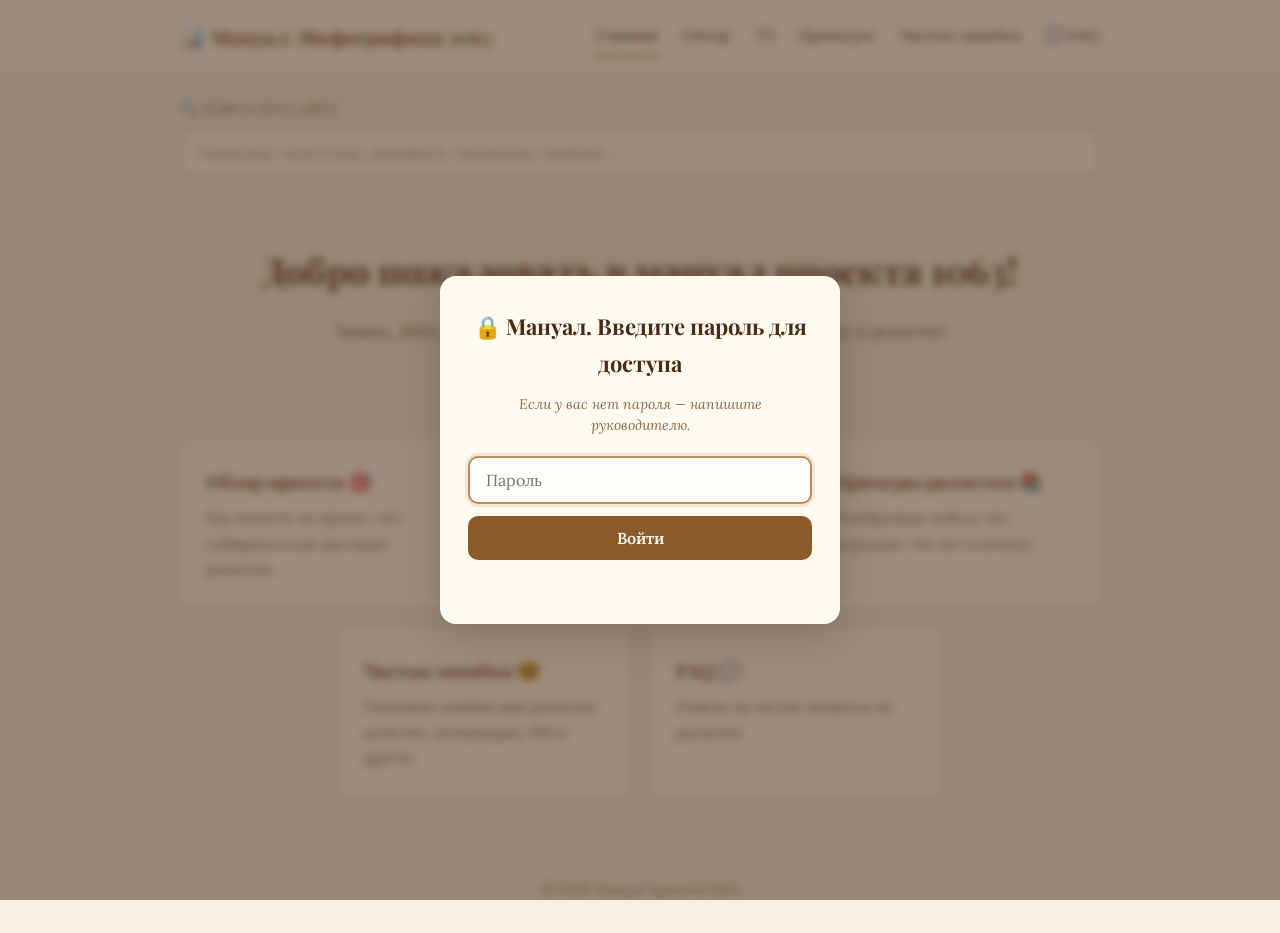
<file: index.html>
<!DOCTYPE html>
<html lang="ru">
<head>
    <meta charset="utf-8">
    <meta name="viewport" content="width=device-width, initial-scale=1">
    <title>Мануал: Инфографика 1063</title>
    <link rel="stylesheet" href="css/style.css">
</head>
<body>

<header class="site-header">
    <div class="container">
        <a href="index.html" class="logo">📊 Мануал: Инфографика 1063</a>
        <nav class="main-nav">
            <a href="index.html" class="active">Главная</a>
            <a href="overview.html">Обзор</a>
            <a href="tz.html">ТЗ</a>
            <a href="examples.html">Примеры</a>
            <a href="errors.html">Частые ошибки</a>
            <a href="faq.html">💬 FAQ</a>
        </nav>
    </div>
</header>

<main class="container">

    <section class="search-box">
        <label for="site-search" class="search-label">🔍 Поиск по сайту</label>
        <input type="text" id="site-search" class="search-input"
               placeholder="Например: кириллица, артефакт, диаграмма, дашборд…" autocomplete="off">
        <ul id="search-results" class="search-results"></ul>
    </section>

    <section class="hero">
        <h1>Добро пожаловать в мануал проекта 1063!</h1>
        <p>Заявка_1063_image_infographics. Полная инструкция по сбору и разметке инфографики.</p>
    </section>

    <section class="cards">
        <a href="overview.html" class="card">
            <h3>Обзор проекта 🎯</h3>
            <p>Как попасть на проект, что собираем и как выглядит разметка.</p>
        </a>
        <a href="tz.html" class="card">
            <h3>Техническое задание 📄</h3>
            <p>Правила, критерии отбора, требования и пошаговая инструкция.</p>
        </a>
        <a href="examples.html" class="card">
            <h3>Примеры разметки 📚</h3>
            <p>Разобранные кейсы: что подходит, что нет и почему.</p>
        </a>
        <a href="errors.html" class="card">
            <h3>Частые ошибки 🤓</h3>
            <p>Типичные ошибки при разметке: качество, вотермарки, ИИ и другое.</p>
        </a>
        <a href="faq.html" class="card">
            <h3>FAQ 💬</h3>
            <p>Ответы на частые вопросы по разметке.</p>
        </a>
    </section>

</main>

<footer class="site-footer">
    <div class="container">© 2026 Мануал проекта 1063</div>
</footer>

<script src="js/auth.js"></script>
<script src="js/script.js"></script>
</body>
</html>
</file>
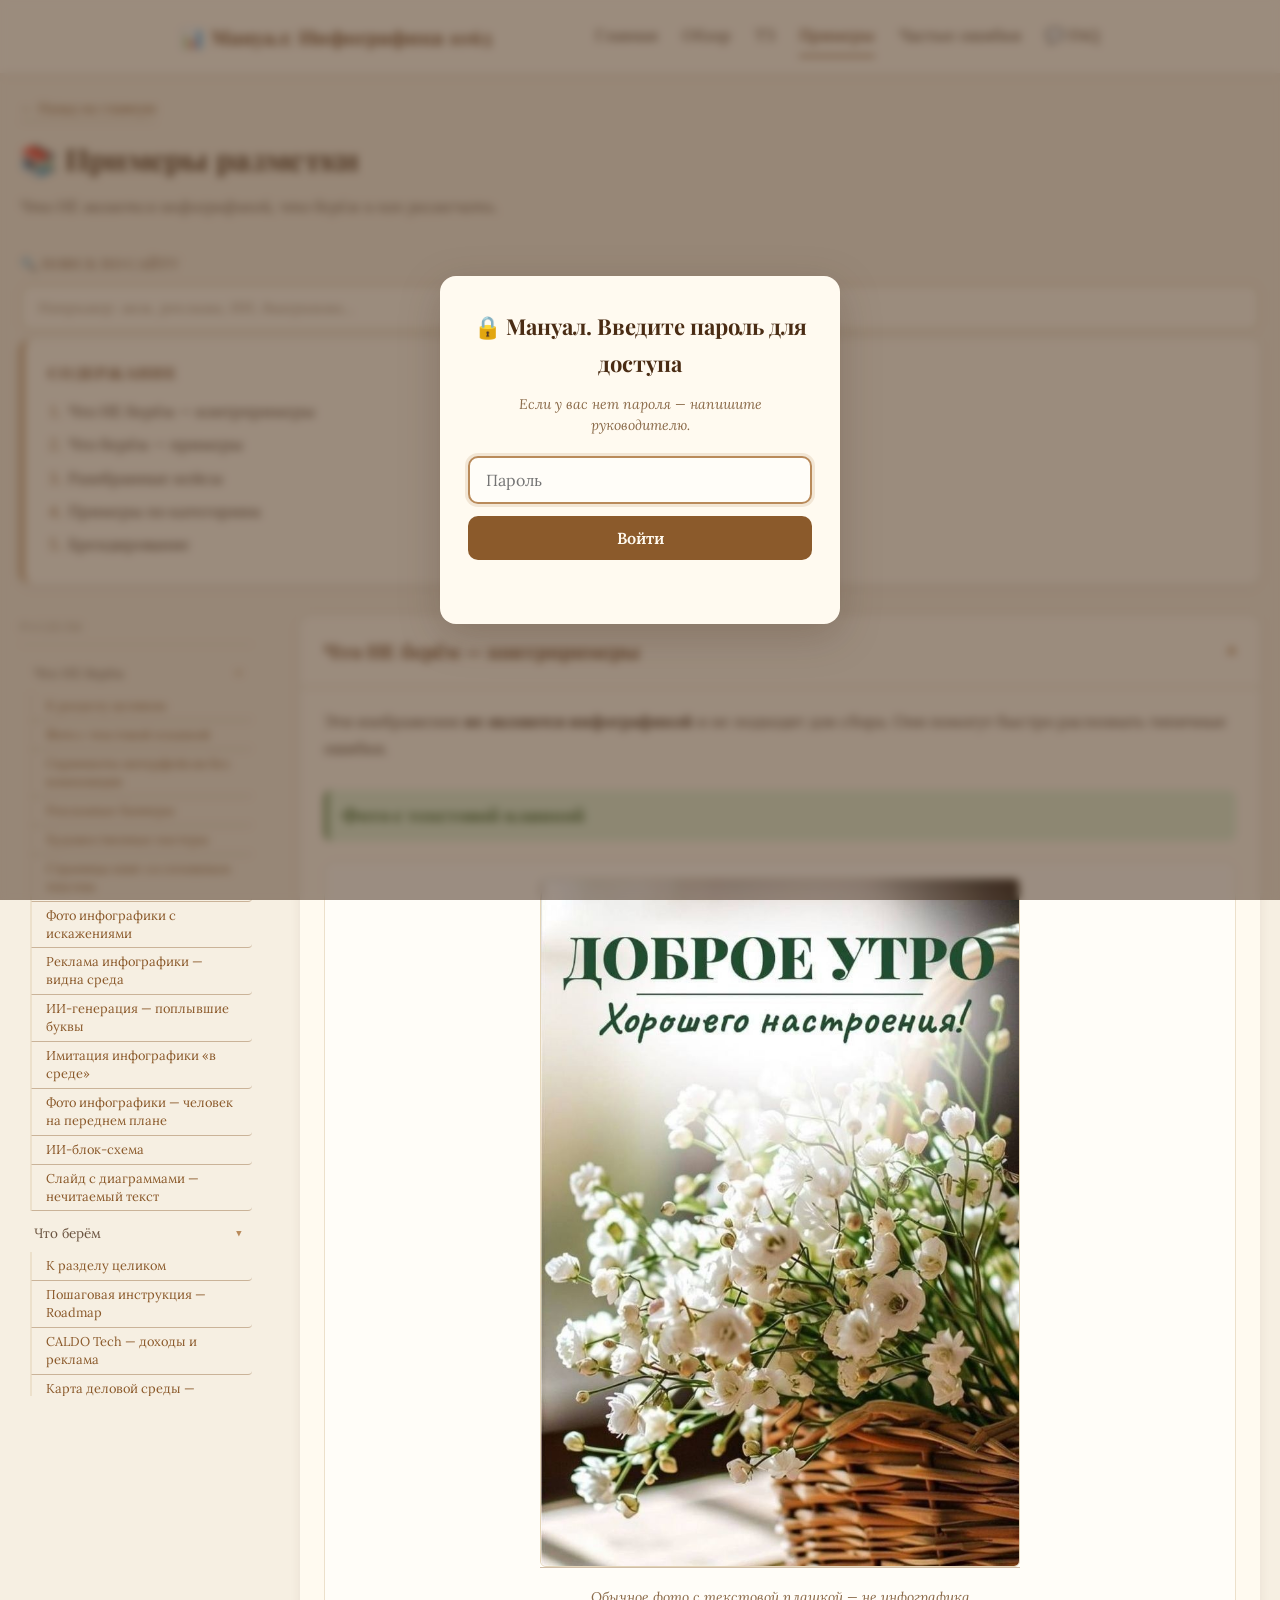
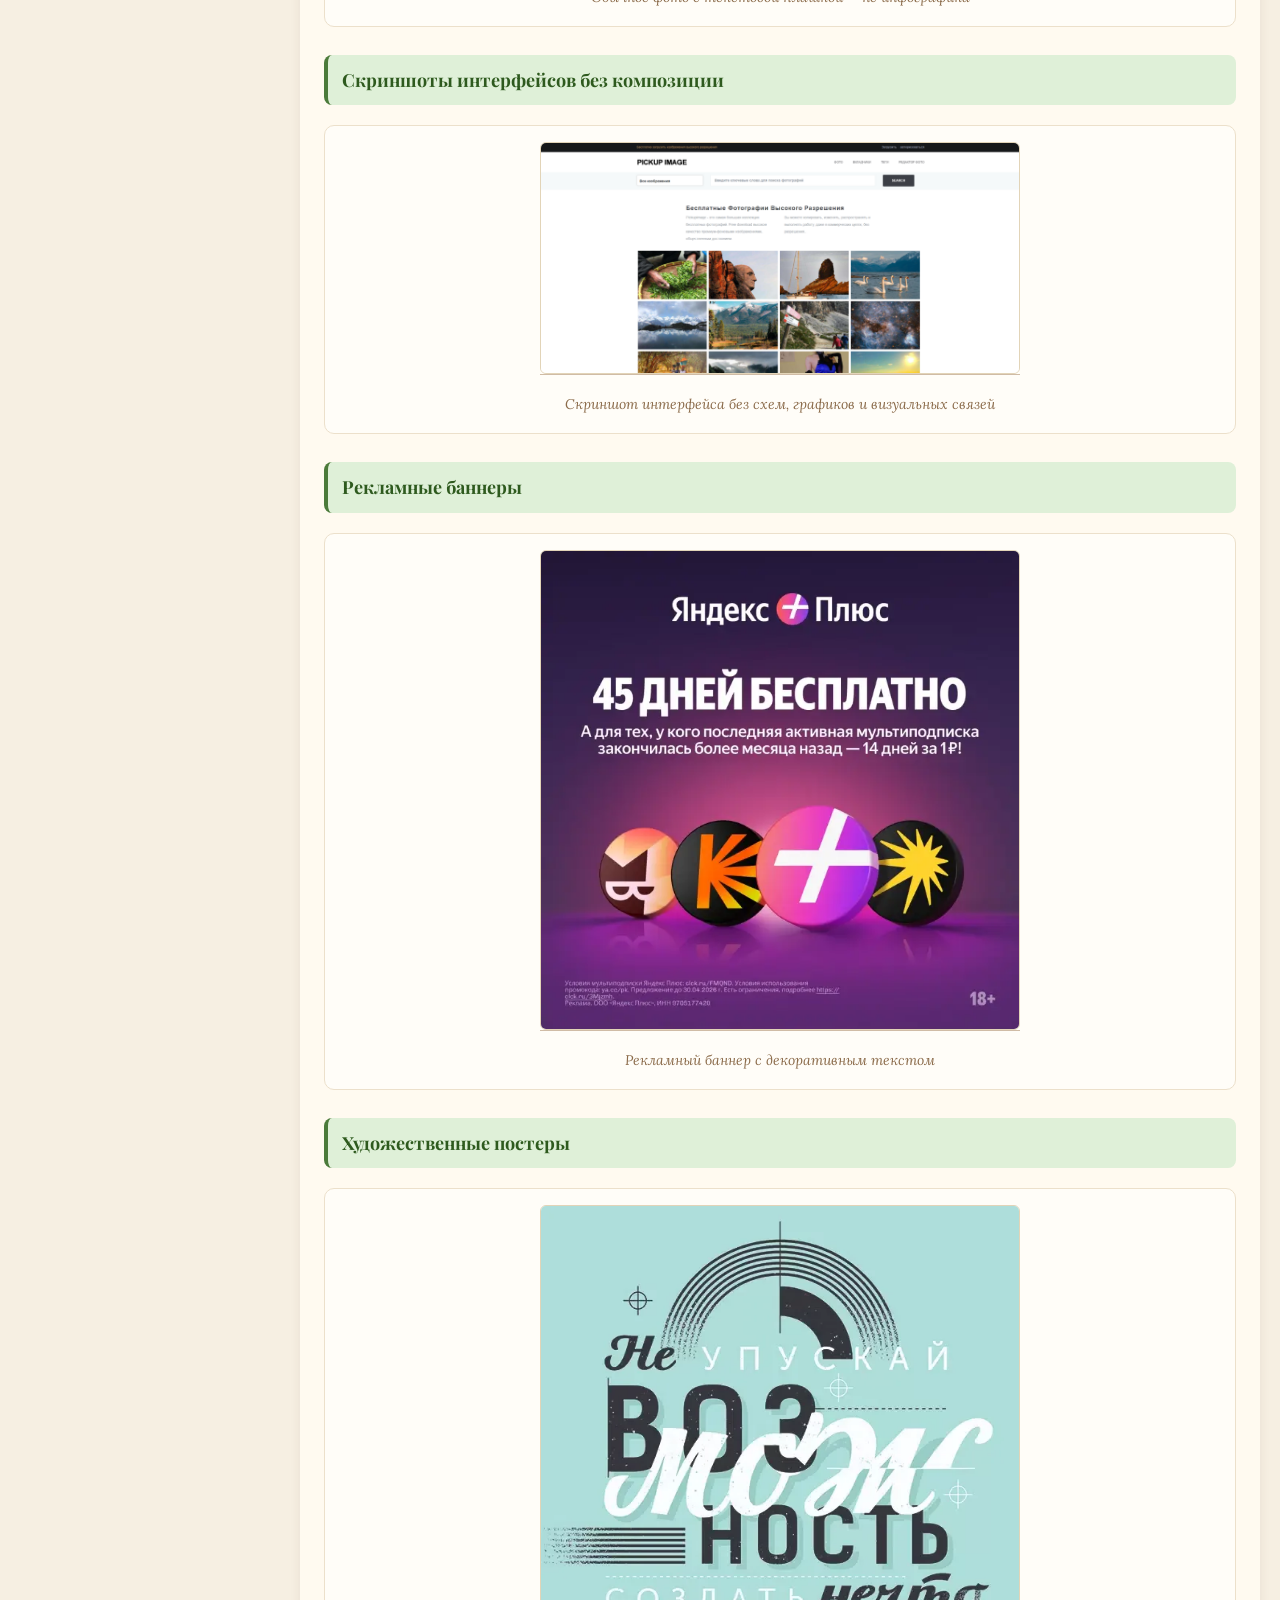
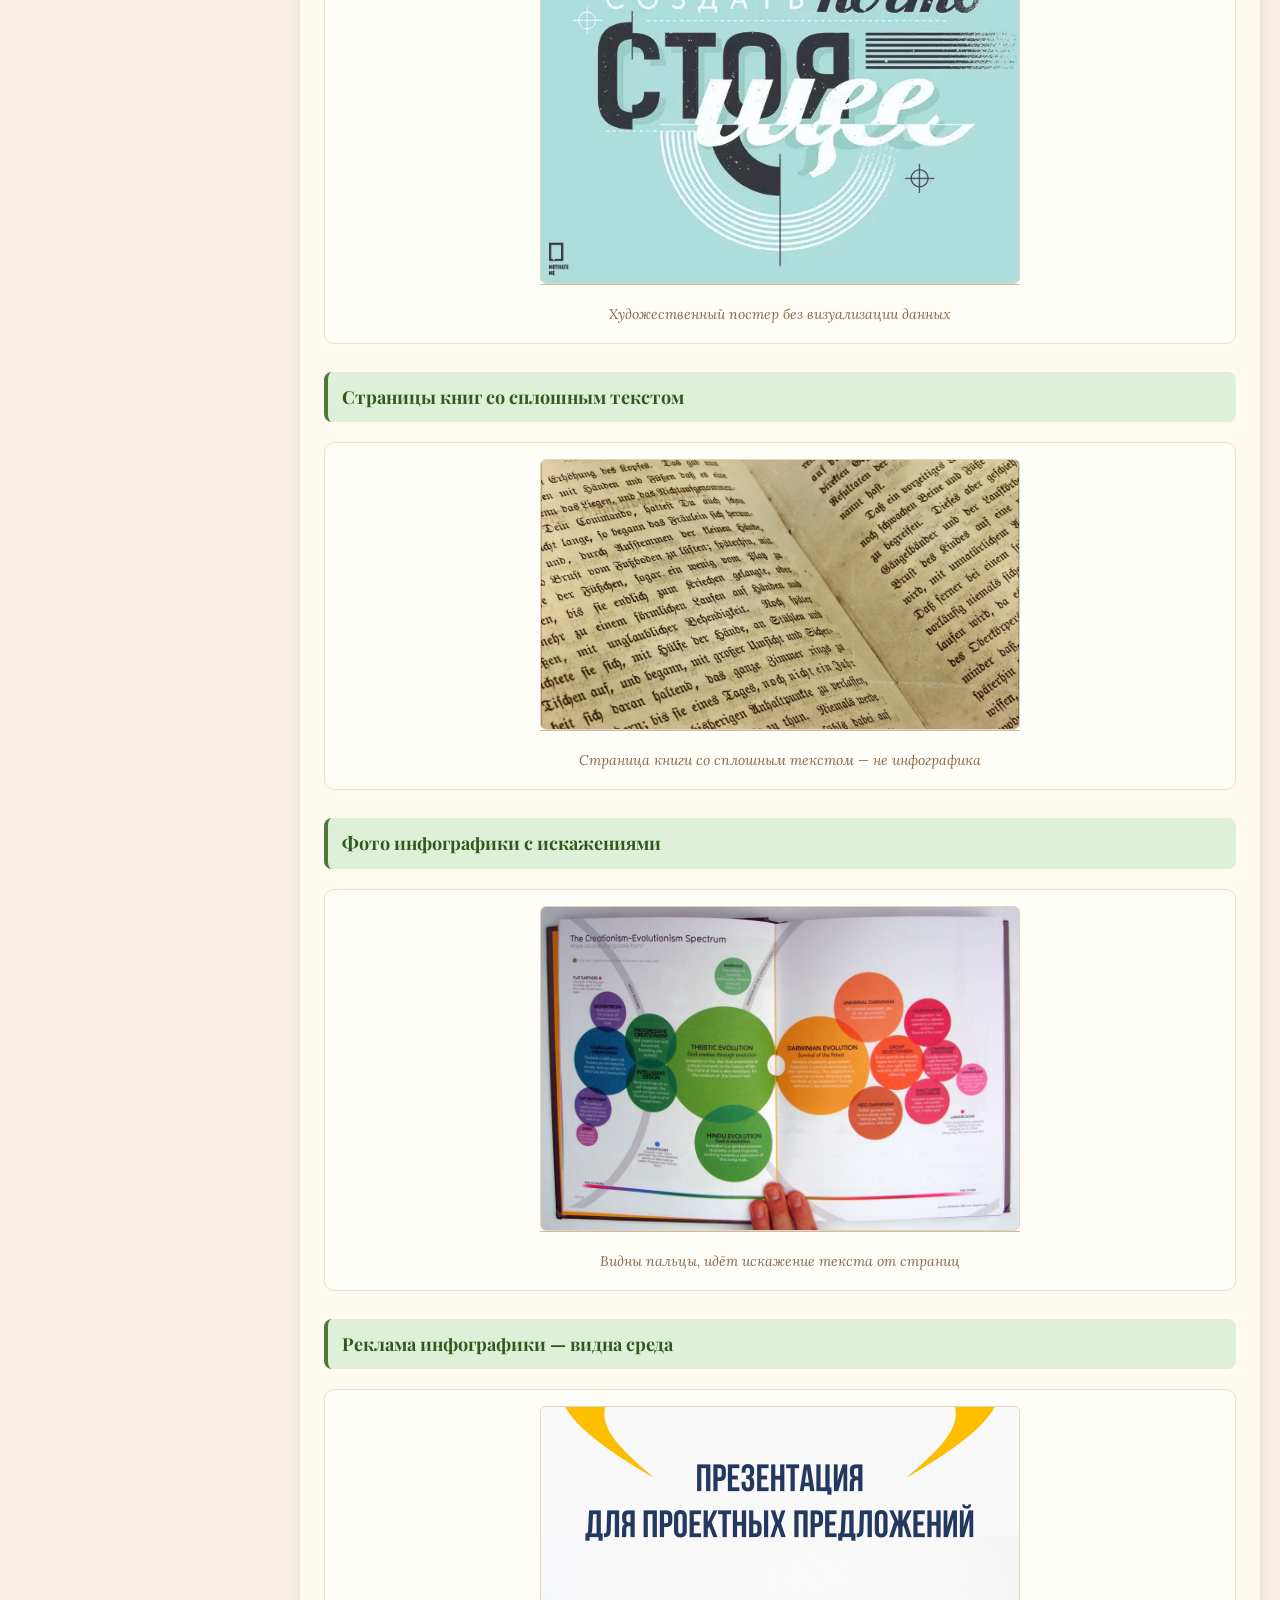
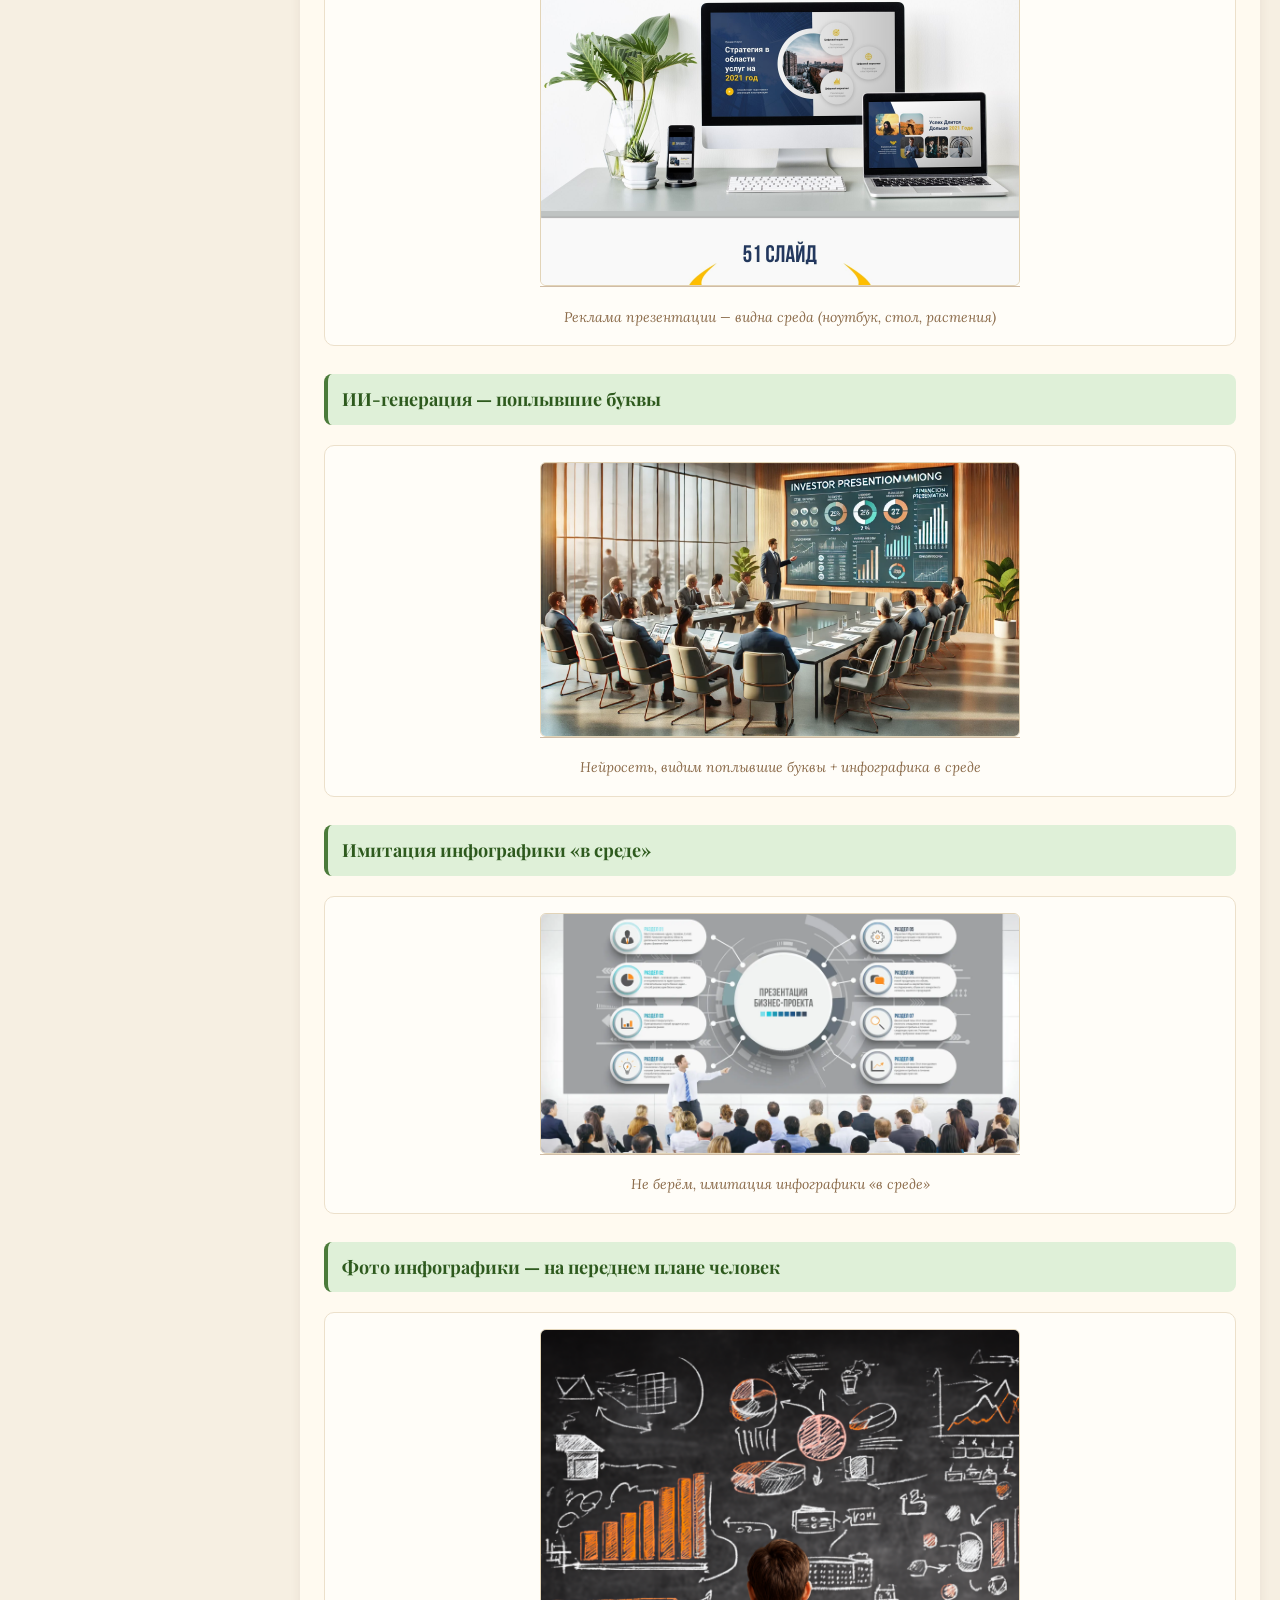
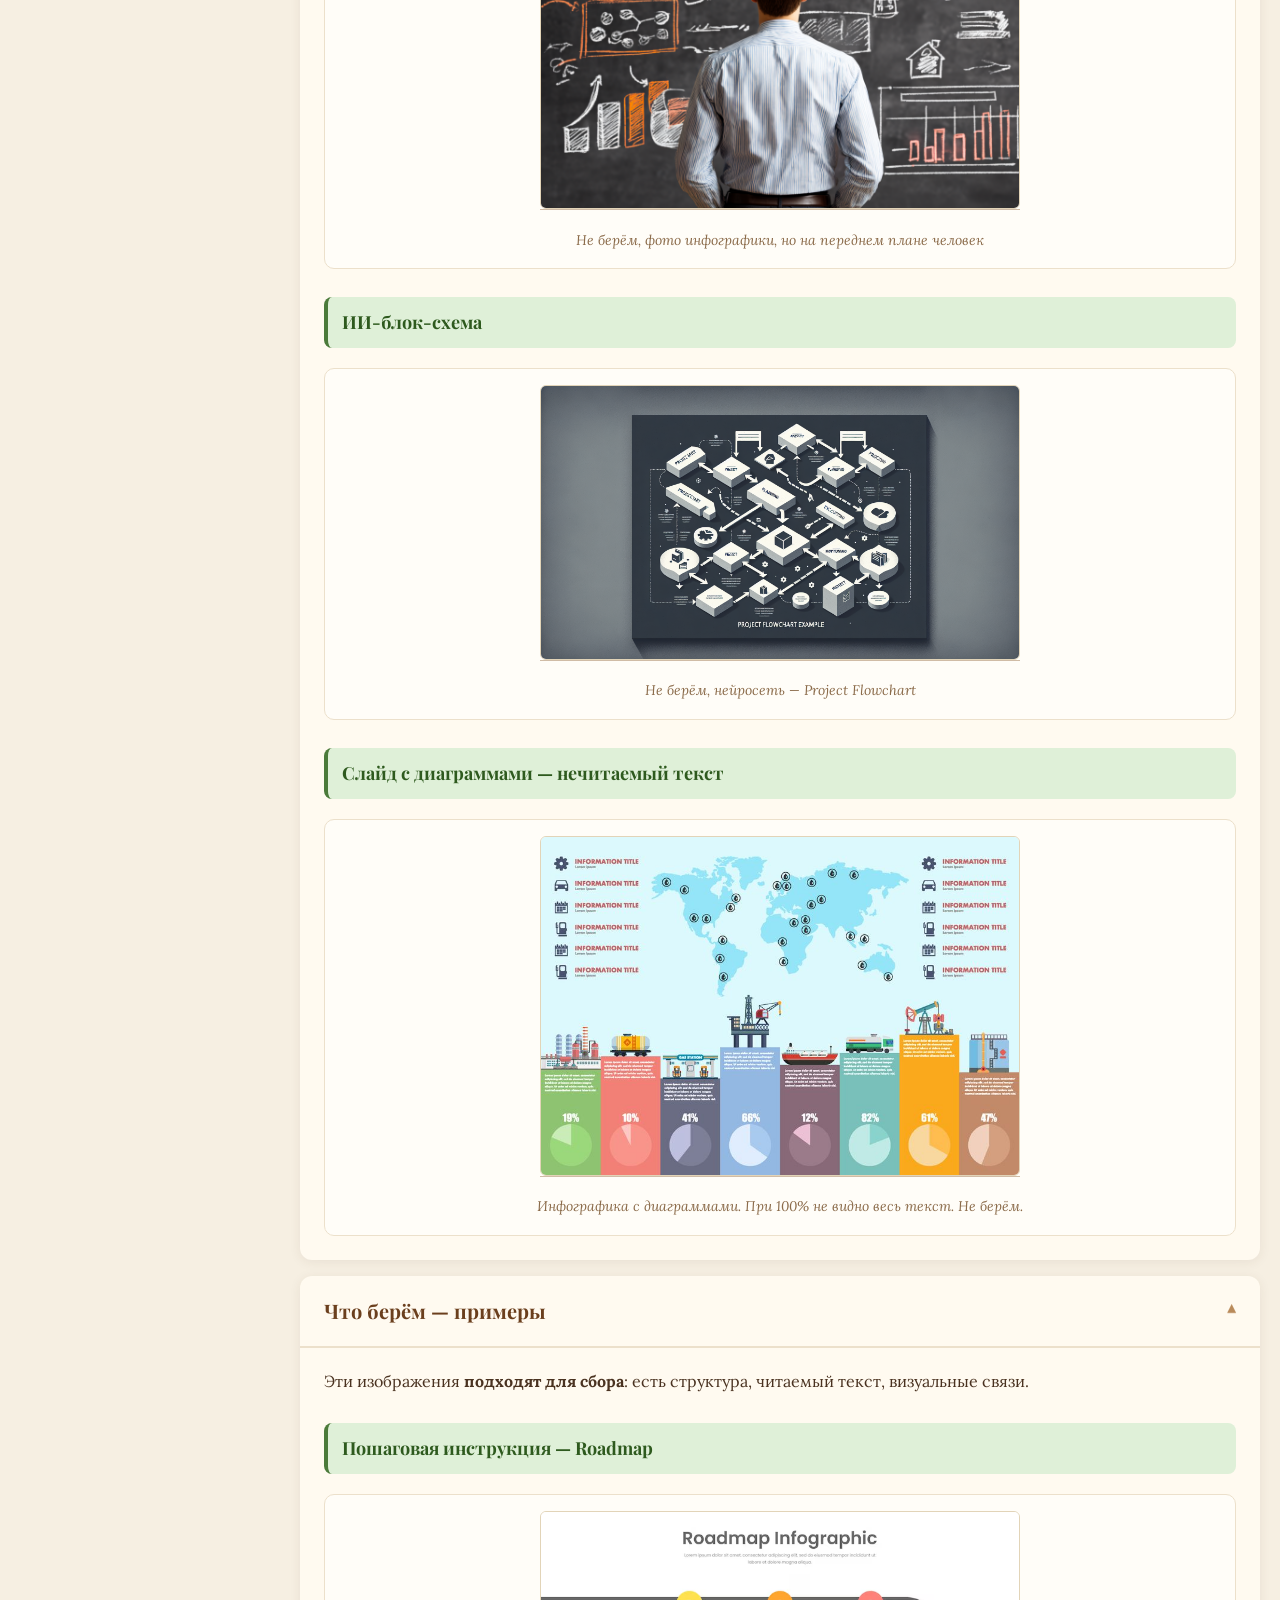
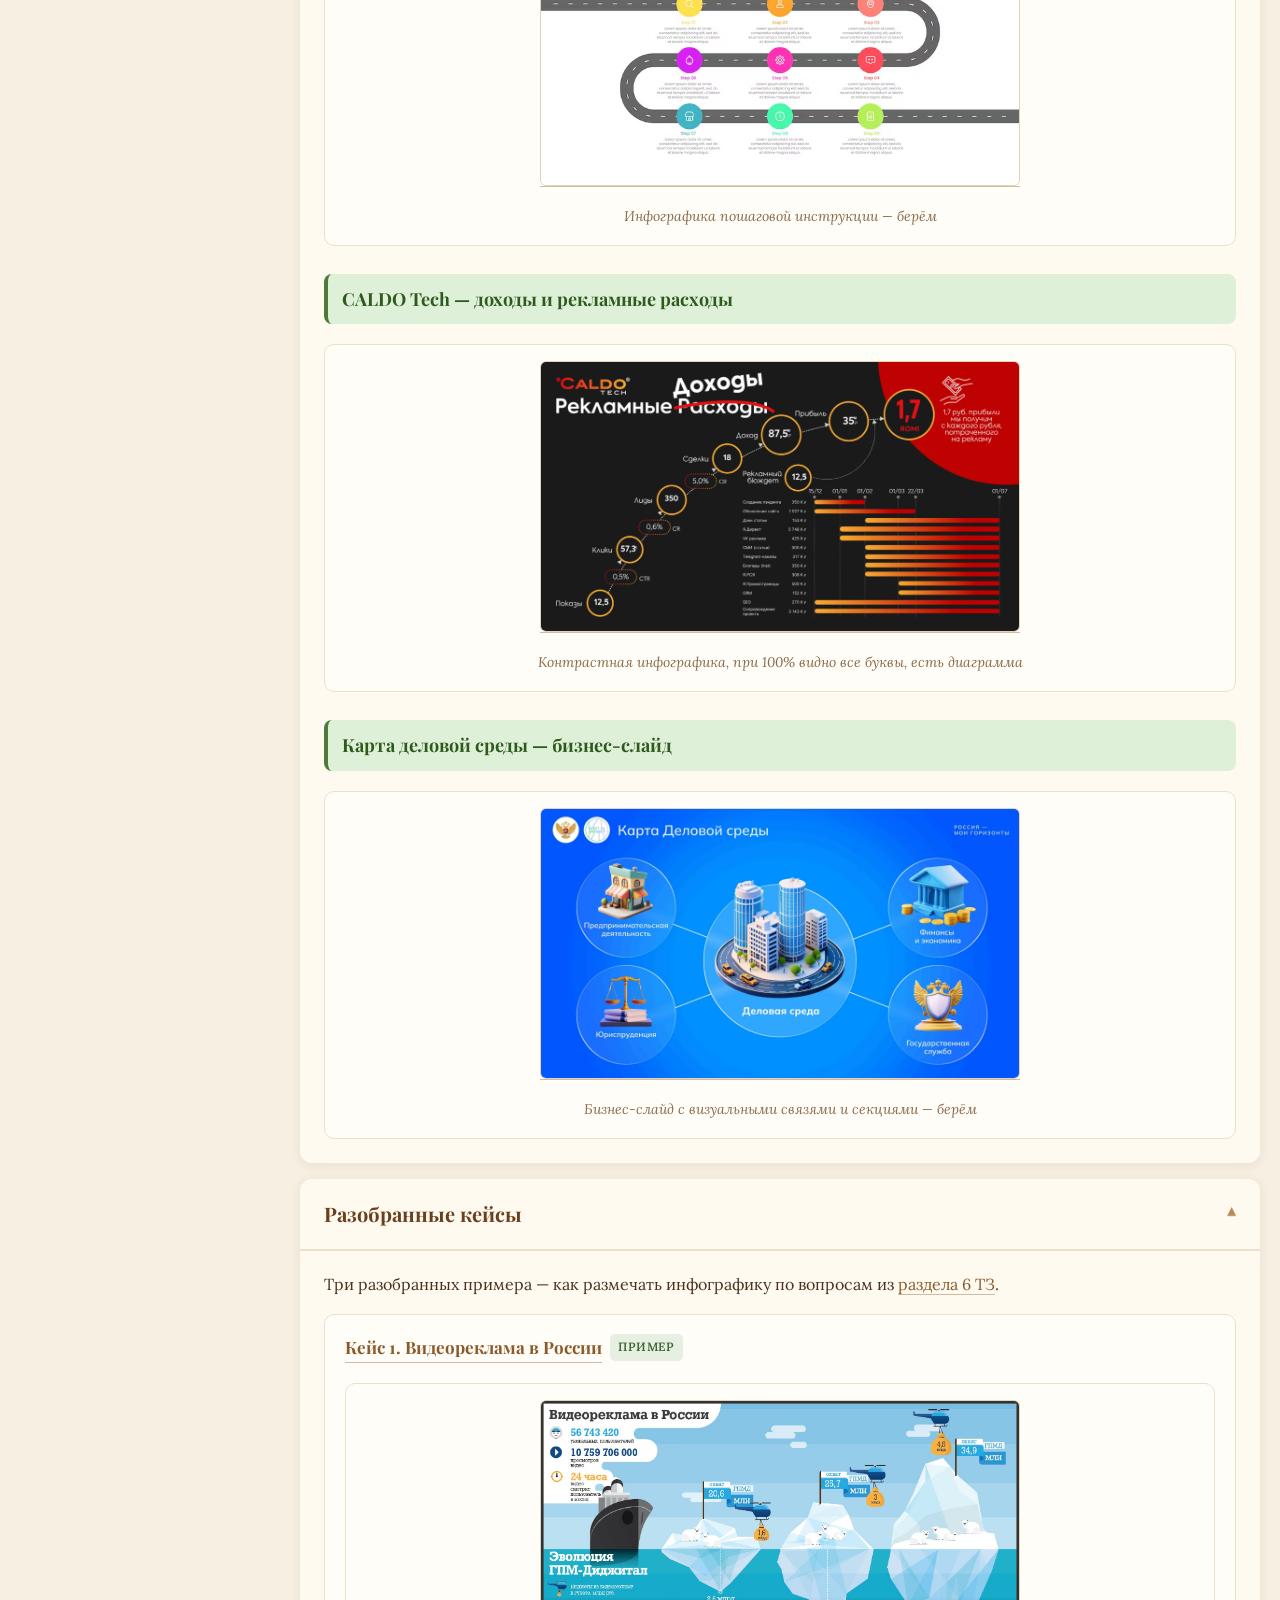
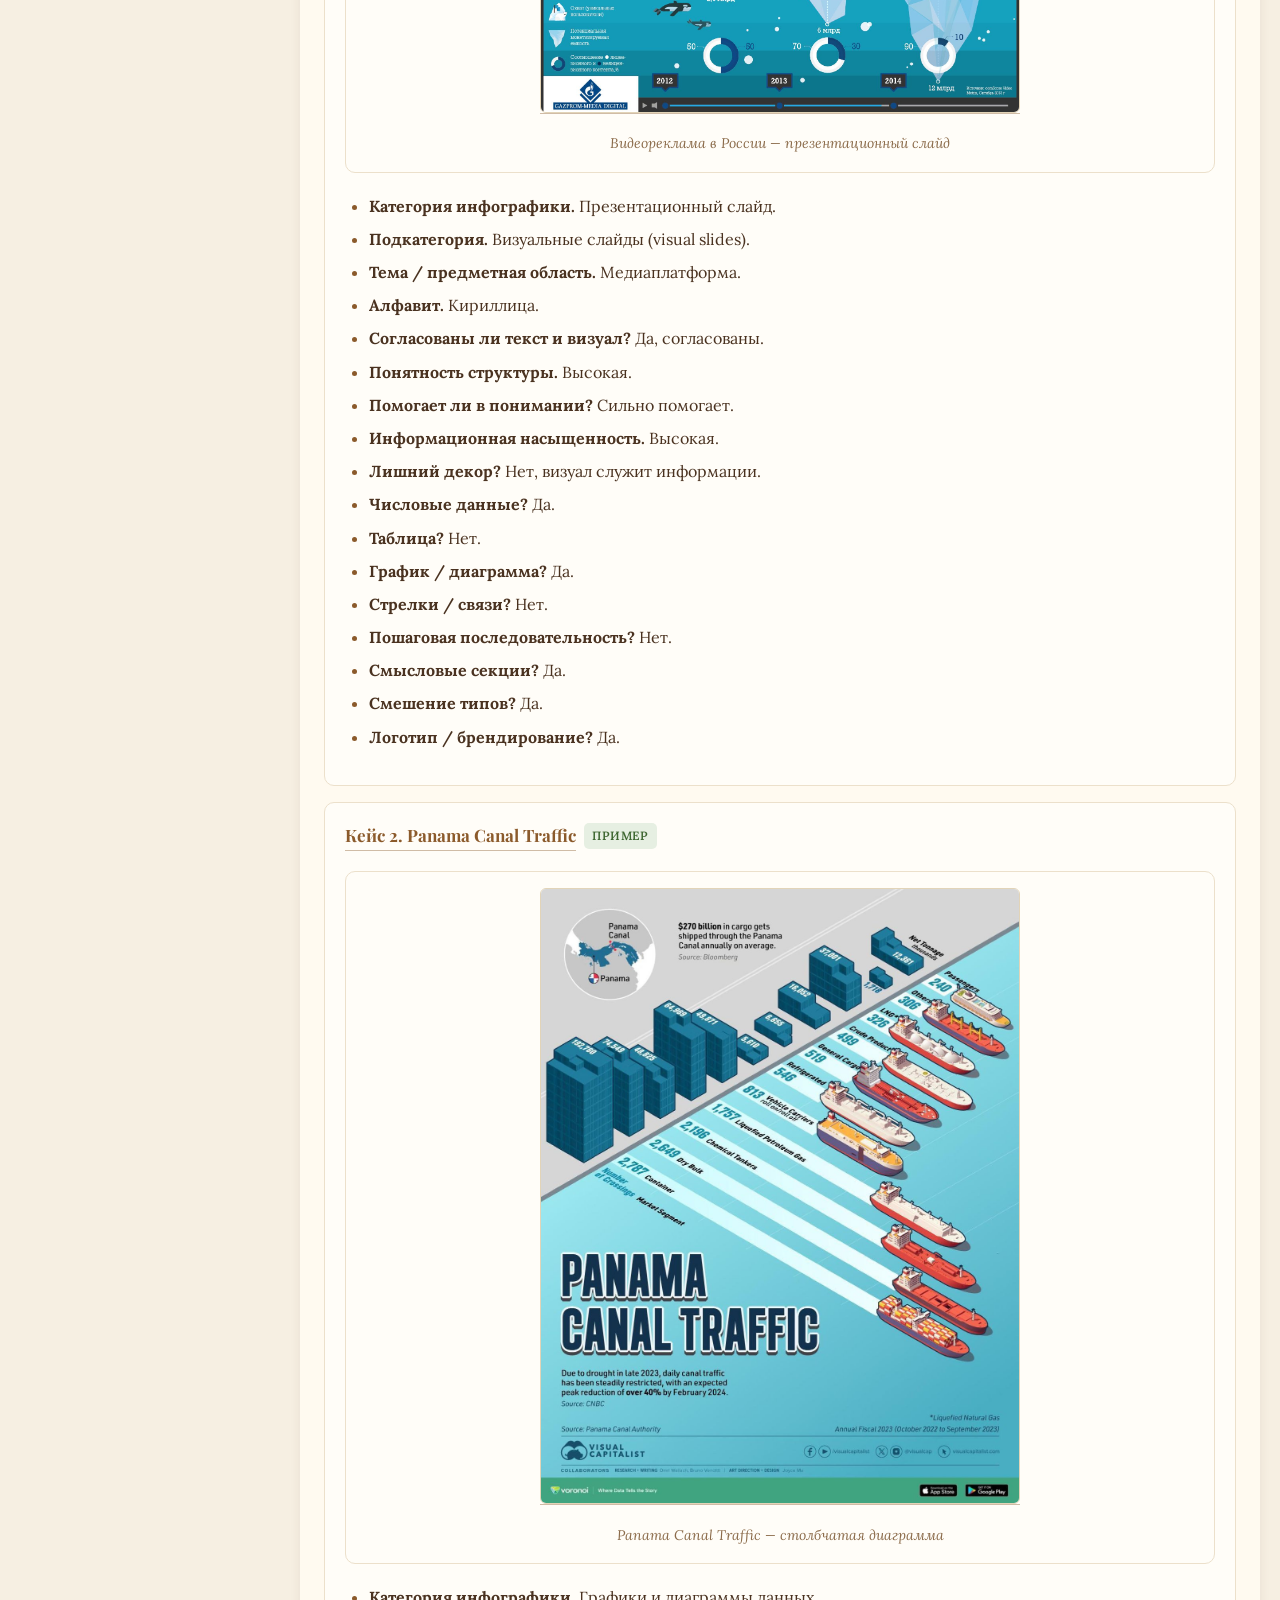
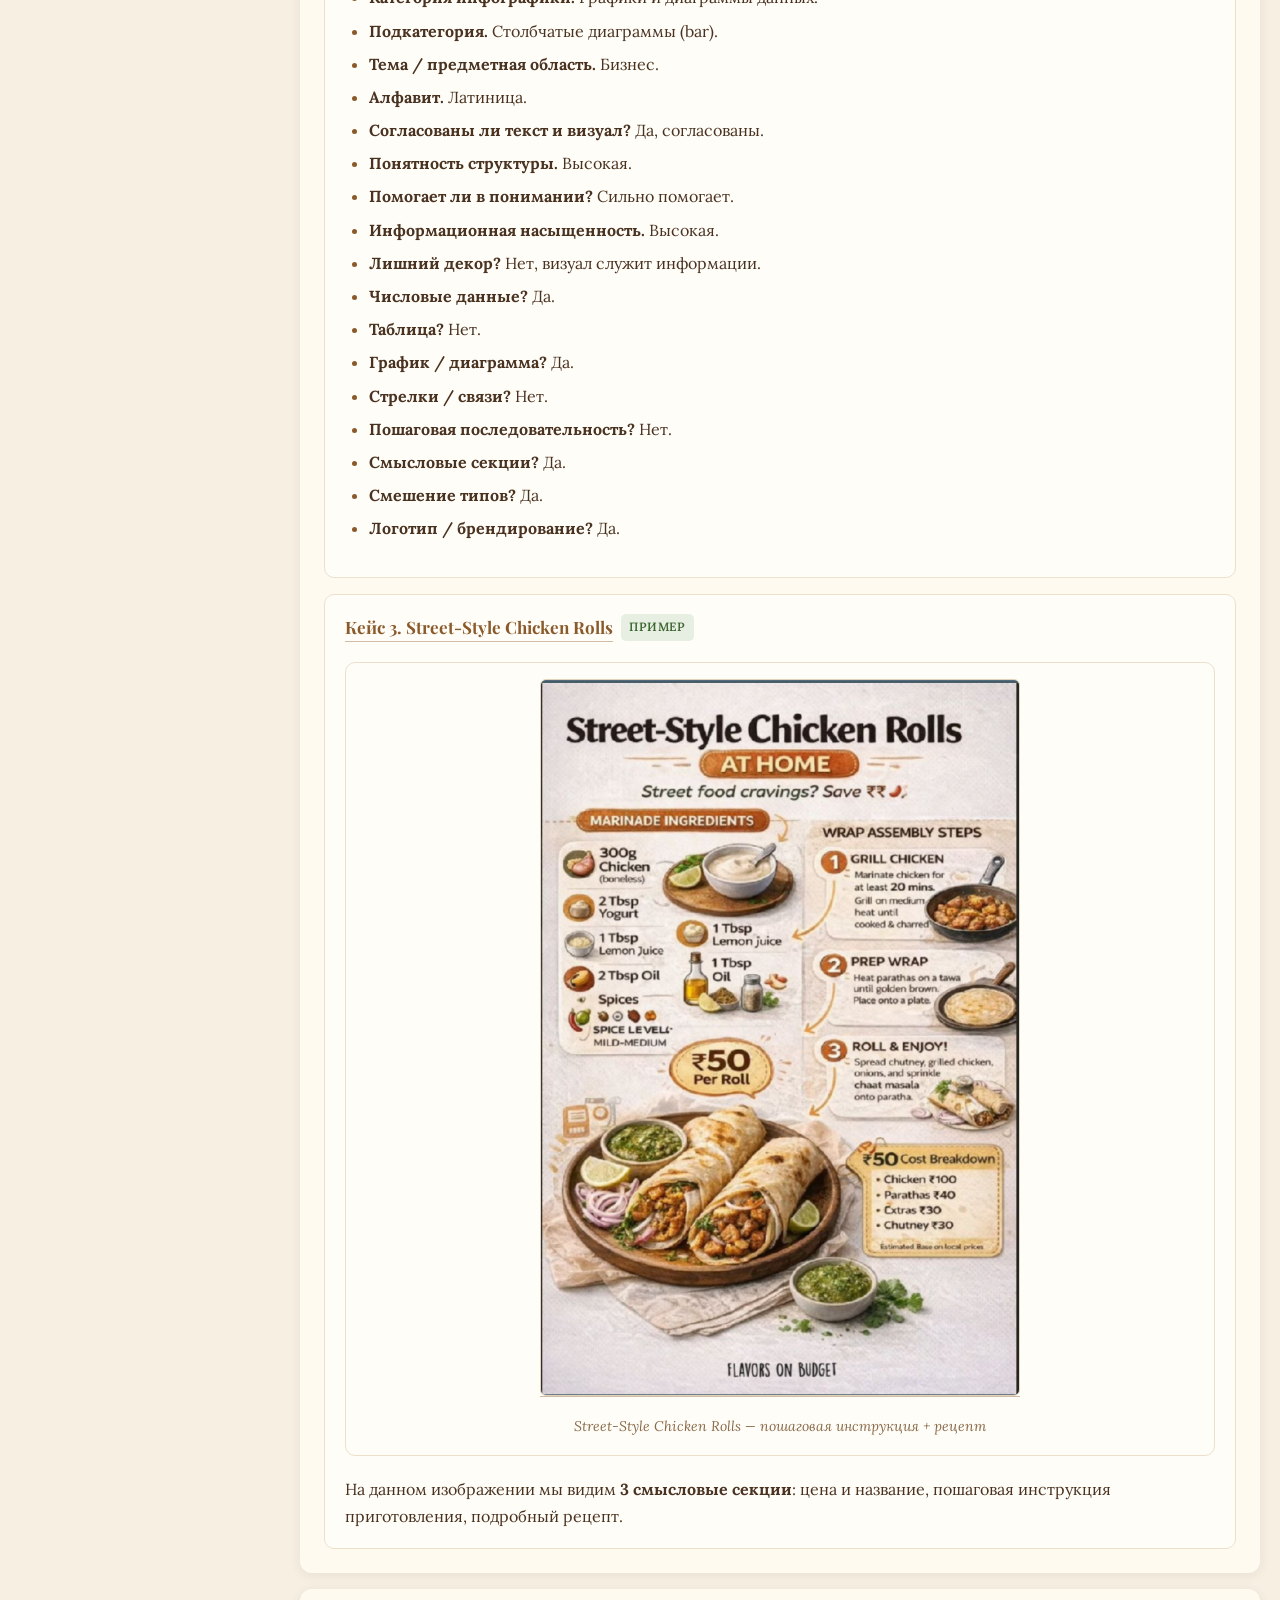
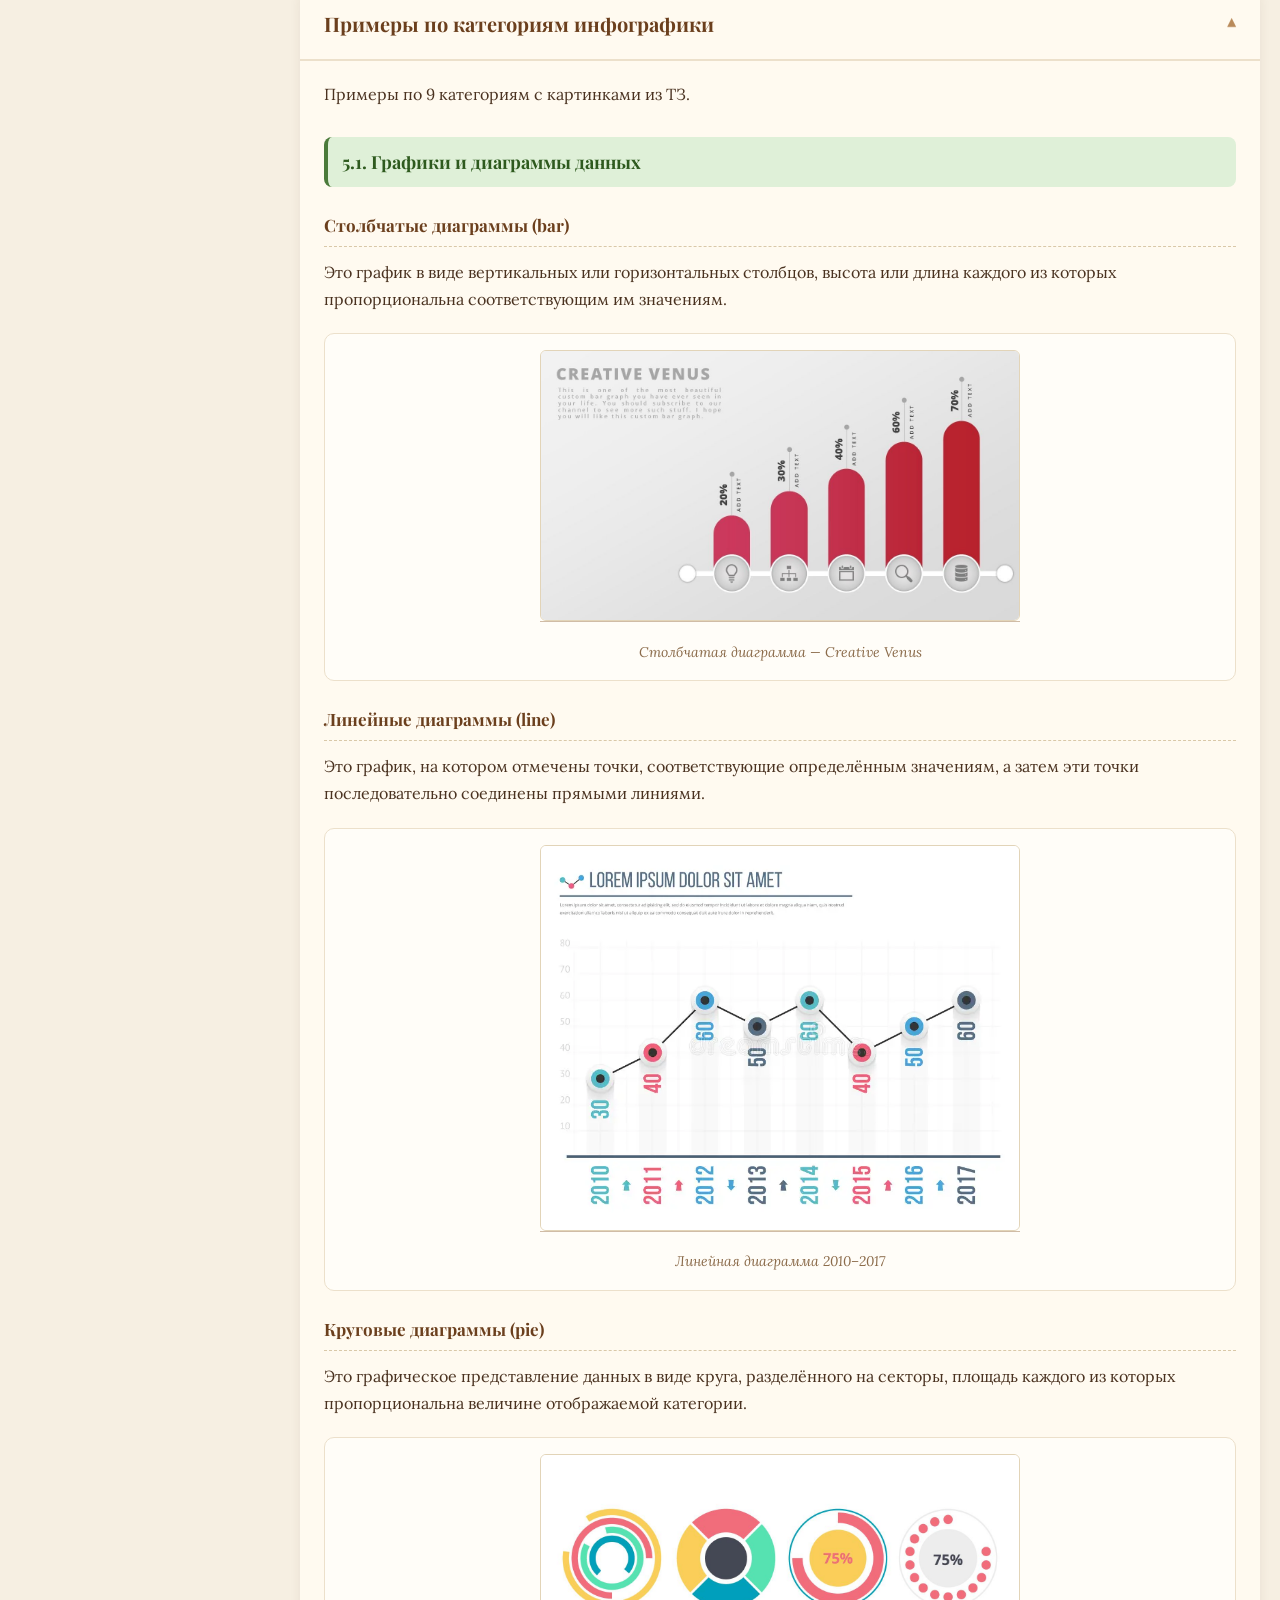
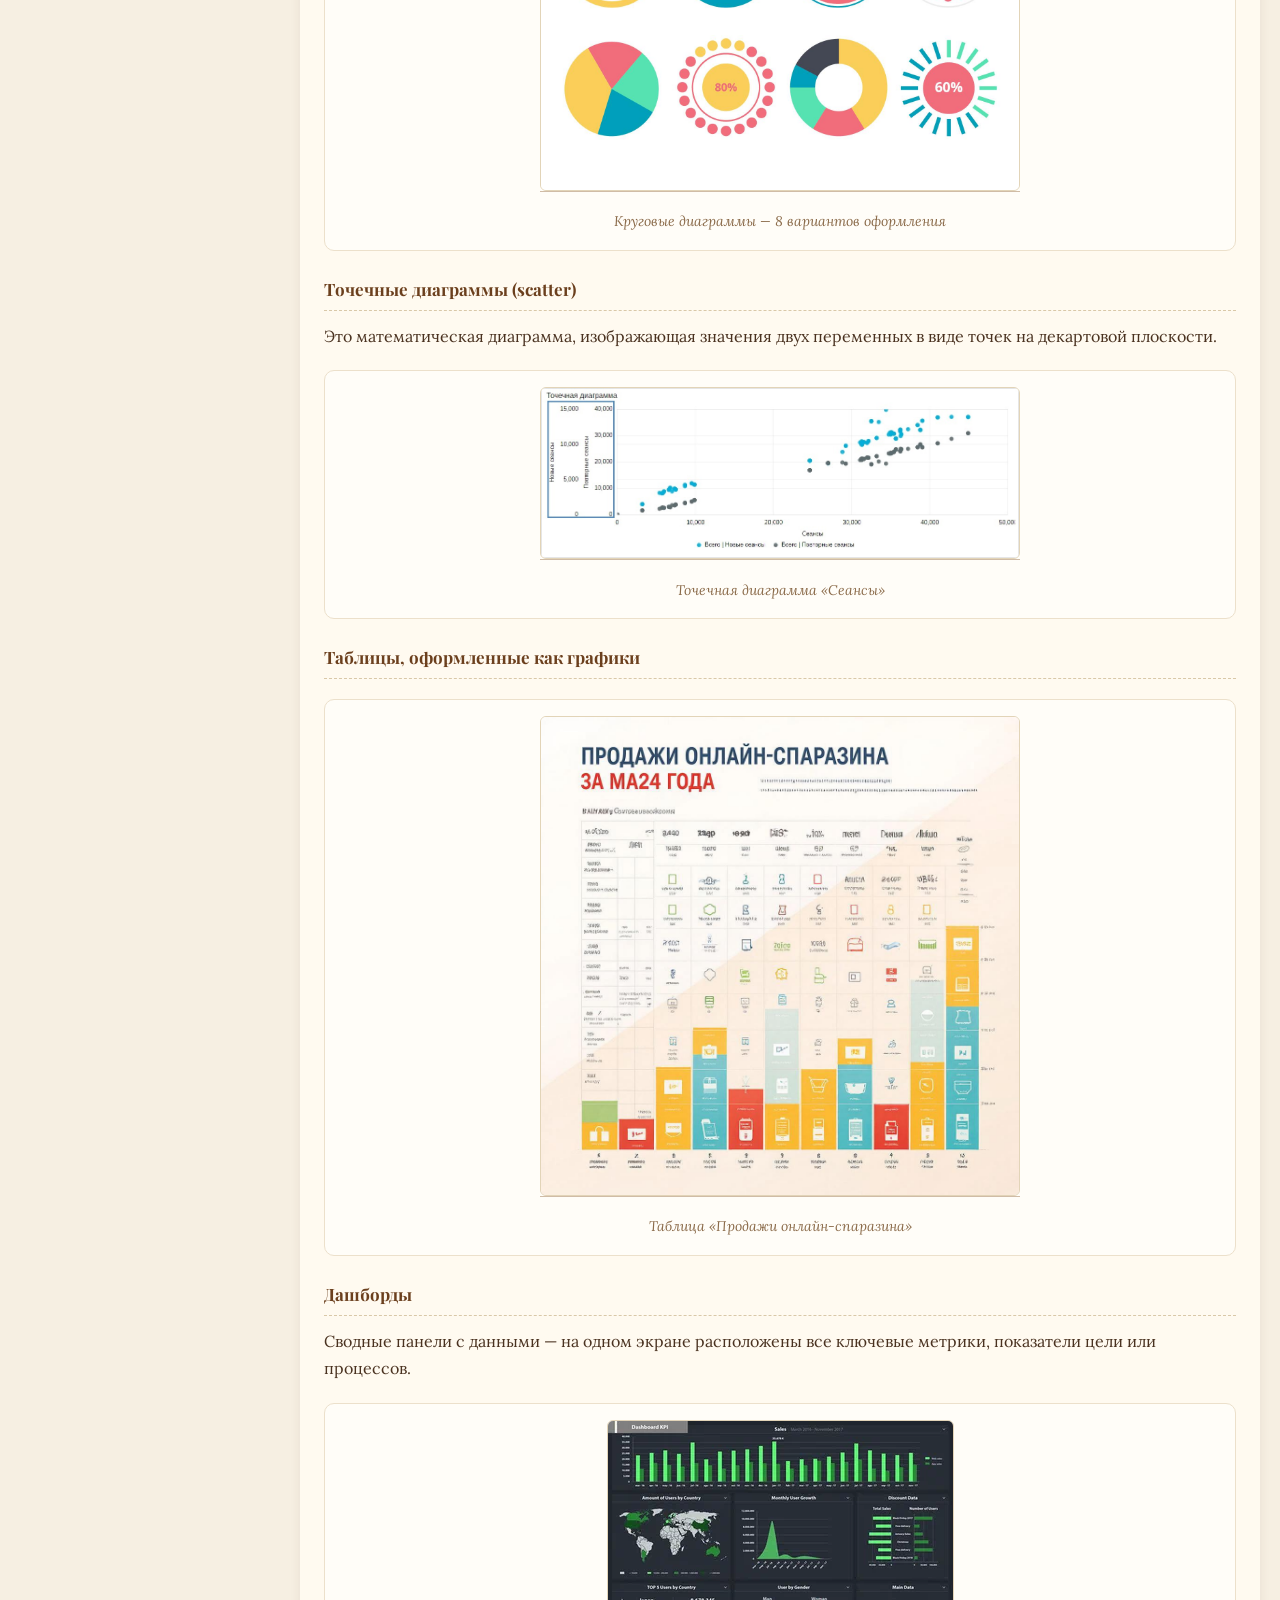
<file: examples.html>
<!DOCTYPE html>
<html lang="ru">
<head>
    <meta charset="utf-8">
    <meta name="viewport" content="width=device-width, initial-scale=1">
    <title>Примеры разметки — Мануал: Инфографика 1063</title>
    <link rel="stylesheet" href="css/style.css">
</head>
<body>

<header class="site-header">
    <div class="container">
        <a href="index.html" class="logo">📊 Мануал: Инфографика 1063</a>
                <nav class="main-nav">
            <a href="index.html">Главная</a>
            <a href="overview.html">Обзор</a>
            <a href="tz.html">ТЗ</a>
            <a href="examples.html" class="active">Примеры</a>
            <a href="errors.html">Частые ошибки</a>
            <a href="faq.html">💬 FAQ</a>
        </nav>
    </div>
</header>

<main class="container">

    <a href="index.html" class="back-link">← Назад на главную</a>

    <h1>📚 Примеры разметки</h1>
    <p class="subtitle">Что НЕ является инфографикой, что берём и как размечать.</p>

    <section class="search-box">
        <label for="site-search" class="search-label">🔍 Поиск по сайту</label>
        <input type="text" id="site-search" class="search-input"
               placeholder="Например: мем, реклама, ИИ, диаграмма…" autocomplete="off">
        <ul id="search-results" class="search-results"></ul>
    </section>

    <nav class="toc">
        <h2>Содержание</h2>
        <ol>
            <li><a href="#ex-no">Что НЕ берём — контрпримеры</a></li>
            <li><a href="#ex-ok">Что берём — примеры</a></li>
            <li><a href="#ex-cases">Разобранные кейсы</a></li>
            <li><a href="#ex-categories">Примеры по категориям</a></li>
            <li><a href="#ex-branding">Брендирование</a></li>
        </ol>
    </nav>

    <div class="layout-sidebar-left">

        <aside class="sidebar-left">
            <div class="sidebar-left-title">Разделы</div>
            <ul class="sidebar-tree">

                <li>
                    <details open>
                        <summary>Что НЕ берём</summary>
                        <ul>
                            <li><a href="#ex-no">К разделу целиком</a></li>
                            <li><a href="#ex-no-photo-text">Фото с текстовой плашкой</a></li>
                            <li><a href="#ex-no-screens">Скриншоты интерфейсов без композиции</a></li>
                            <li><a href="#ex-no-banners">Рекламные баннеры</a></li>
                            <li><a href="#ex-no-posters">Художественные постеры</a></li>
                            <li><a href="#ex-no-books">Страницы книг со сплошным текстом</a></li>
                            <li><a href="#ex-no-book-hands">Фото инфографики с искажениями</a></li>
                            <li><a href="#ex-no-ads-presentation">Реклама инфографики — видна среда</a></li>
                            <li><a href="#ex-no-ai-investor">ИИ-генерация — поплывшие буквы</a></li>
                            <li><a href="#ex-no-ai-presentation">Имитация инфографики «в среде»</a></li>
                            <li><a href="#ex-no-chalkboard">Фото инфографики — человек на переднем плане</a></li>
                            <li><a href="#ex-no-ai-flowchart">ИИ-блок-схема</a></li>
                            <li><a href="#ex-no-slides-bullets">Слайд с диаграммами — нечитаемый текст</a></li>
                        </ul>
                    </details>
                </li>

                <li>
                    <details open>
                        <summary>Что берём</summary>
                        <ul>
                            <li><a href="#ex-ok">К разделу целиком</a></li>
                            <li><a href="#ex-ok-roadmap">Пошаговая инструкция — Roadmap</a></li>
                            <li><a href="#ex-ok-caldo">CALDO Tech — доходы и реклама</a></li>
                            <li><a href="#ex-ok-business">Карта деловой среды — бизнес-слайд</a></li>
                        </ul>
                    </details>
                </li>

                <li>
                    <details open>
                        <summary>Разобранные кейсы</summary>
                        <ul>
                            <li><a href="#ex-cases">К разделу целиком</a></li>
                            <li><a href="#ex-case-video">Кейс 1. Видеореклама в России</a></li>
                            <li><a href="#ex-case-panama">Кейс 2. Panama Canal Traffic</a></li>
                            <li><a href="#ex-case-chicken">Кейс 3. Street-Style Chicken Rolls</a></li>
                        </ul>
                    </details>
                </li>

                <li>
                    <details open>
                        <summary>Примеры по категориям</summary>
                        <ul>
                            <li><a href="#ex-categories">К разделу целиком</a></li>
                            <li><a href="#ex-cat-1">5.1. Графики и диаграммы</a></li>
                            <li><a href="#ex-cat-2">5.2. Схемы процессов и структур</a></li>
                            <li><a href="#ex-cat-3">5.3. Mind maps, roadmaps, графы</a></li>
                            <li><a href="#ex-cat-4">5.4. Презентационные слайды</a></li>
                            <li><a href="#ex-cat-5">5.5. Плакаты, лонгриды</a></li>
                            <li><a href="#ex-cat-6">5.6. Таблицы, матрицы, сравнения</a></li>
                            <li><a href="#ex-cat-7">5.7. Инструкции и пошаговые гайды</a></li>
                            <li><a href="#ex-cat-8">5.8. Навигационные схемы</a></li>
                            <li><a href="#ex-cat-9">5.9. Чек-листы</a></li>
                        </ul>
                    </details>
                </li>

                <li>
                    <details open>
                        <summary>Брендирование</summary>
                        <ul>
                            <li><a href="#ex-branding">К разделу целиком</a></li>
                            <li><a href="#ex-brand-export">Пример: сельхозпродукция</a></li>
                            <li><a href="#ex-brand-freepik">Авторство вместо бренда (Freepik)</a></li>
                            <li><a href="#ex-brand-alfa">Альфа-Банк — фирменный стиль</a></li>
                        </ul>
                    </details>
                </li>

            </ul>
        </aside>

        <div class="layout-main">
<!-- ============ ЧТО НЕ БЕРЁМ ============ -->
<details class="accordion" id="ex-no" open>
    <summary>Что НЕ берём — контрпримеры</summary>
    <div class="accordion-body">

        <p>Эти изображения <strong>не являются инфографикой</strong> и не подходят для сбора. Они помогут быстро распознать типичные ошибки.</p>

        <h3 class="subsection-title green" id="ex-no-photo-text">Фото с текстовой плашкой</h3>
        <div class="ui-screenshot">
            <a href="images/no-photo-with-text.png" target="_blank">
                <img src="images/no-photo-with-text.png" alt="Фото с текстовой плашкой — не инфографика">
            </a>
            <div class="ui-screenshot-caption">Обычное фото с текстовой плашкой — не инфографика</div>
        </div>

        <h3 class="subsection-title green" id="ex-no-screens">Скриншоты интерфейсов без композиции</h3>
        <div class="ui-screenshot">
            <a href="images/not-infographic-screenshot.png" target="_blank">
                <img src="images/not-infographic-screenshot.png" alt="Скриншот интерфейса — не инфографика">
            </a>
            <div class="ui-screenshot-caption">Скриншот интерфейса без схем, графиков и визуальных связей</div>
        </div>

        <h3 class="subsection-title green" id="ex-no-banners">Рекламные баннеры</h3>
        <div class="ui-screenshot">
            <a href="images/not-infographic-banner.png" target="_blank">
                <img src="images/not-infographic-banner.png" alt="Рекламный баннер — не инфографика">
            </a>
            <div class="ui-screenshot-caption">Рекламный баннер с декоративным текстом</div>
        </div>

        <h3 class="subsection-title green" id="ex-no-posters">Художественные постеры</h3>
        <div class="ui-screenshot">
            <a href="images/not-infographic-poster.png" target="_blank">
                <img src="images/not-infographic-poster.png" alt="Художественный постер — не инфографика">
            </a>
            <div class="ui-screenshot-caption">Художественный постер без визуализации данных</div>
        </div>

        <h3 class="subsection-title green" id="ex-no-books">Страницы книг со сплошным текстом</h3>
        <div class="ui-screenshot">
            <a href="images/not-infographic-text.png" target="_blank">
                <img src="images/not-infographic-text.png" alt="Страница книги со сплошным текстом">
            </a>
            <div class="ui-screenshot-caption">Страница книги со сплошным текстом — не инфографика</div>
        </div>

        <h3 class="subsection-title green" id="ex-no-book-hands">Фото инфографики с искажениями</h3>
        <div class="ui-screenshot">
            <a href="images/not-book-hands.png" target="_blank">
                <img src="images/not-book-hands.png" alt="Фото книги с пальцами — не берём">
            </a>
            <div class="ui-screenshot-caption">Видны пальцы, идёт искажение текста от страниц</div>
        </div>

        <h3 class="subsection-title green" id="ex-no-ads-presentation">Реклама инфографики — видна среда</h3>
        <div class="ui-screenshot">
            <a href="images/not-advertising-presentation.png" target="_blank">
                <img src="images/not-advertising-presentation.png" alt="Реклама презентации — не берём">
            </a>
            <div class="ui-screenshot-caption">Реклама презентации — видна среда (ноутбук, стол, растения)</div>
        </div>

        <h3 class="subsection-title green" id="ex-no-ai-investor">ИИ-генерация — поплывшие буквы</h3>
        <div class="ui-screenshot">
            <a href="images/not-ai-investor.png" target="_blank">
                <img src="images/not-ai-investor.png" alt="ИИ-инвестор — не берём">
            </a>
            <div class="ui-screenshot-caption">Нейросеть, видим поплывшие буквы + инфографика в среде</div>
        </div>

        <h3 class="subsection-title green" id="ex-no-ai-presentation">Имитация инфографики «в среде»</h3>
        <div class="ui-screenshot">
            <a href="images/not-ai-presentation.png" target="_blank">
                <img src="images/not-ai-presentation.png" alt="Имитация инфографики — не берём">
            </a>
            <div class="ui-screenshot-caption">Не берём, имитация инфографики «в среде»</div>
        </div>

        <h3 class="subsection-title green" id="ex-no-chalkboard">Фото инфографики — на переднем плане человек</h3>
        <div class="ui-screenshot">
            <a href="images/not-chalkboard-man.png" target="_blank">
                <img src="images/not-chalkboard-man.png" alt="Человек на переднем плане — не берём">
            </a>
            <div class="ui-screenshot-caption">Не берём, фото инфографики, но на переднем плане человек</div>
        </div>

        <h3 class="subsection-title green" id="ex-no-ai-flowchart">ИИ-блок-схема</h3>
        <div class="ui-screenshot">
            <a href="images/not-ai-flowchart.png" target="_blank">
                <img src="images/not-ai-flowchart.png" alt="ИИ-блок-схема — не берём">
            </a>
            <div class="ui-screenshot-caption">Не берём, нейросеть — Project Flowchart</div>
        </div>

        <h3 class="subsection-title green" id="ex-no-slides-bullets">Слайд с диаграммами — нечитаемый текст</h3>
        <div class="ui-screenshot">
            <a href="images/not-slides-bullets.png" target="_blank">
                <img src="images/not-slides-bullets.png" alt="Слайд с диаграммами — не берём">
            </a>
            <div class="ui-screenshot-caption">Инфографика с диаграммами. При 100% не видно весь текст. Не берём.</div>
        </div>

    </div>
</details>

<!-- ============ ЧТО БЕРЁМ ============ -->
<details class="accordion" id="ex-ok" open>
    <summary>Что берём — примеры</summary>
    <div class="accordion-body">

        <p>Эти изображения <strong>подходят для сбора</strong>: есть структура, читаемый текст, визуальные связи.</p>

        <h3 class="subsection-title green" id="ex-ok-roadmap">Пошаговая инструкция — Roadmap</h3>
        <div class="ui-screenshot">
            <a href="images/ok-roadmap.png" target="_blank">
                <img src="images/ok-roadmap.png" alt="Roadmap Infographic — берём">
            </a>
            <div class="ui-screenshot-caption">Инфографика пошаговой инструкции — берём</div>
        </div>

        <h3 class="subsection-title green" id="ex-ok-caldo">CALDO Tech — доходы и рекламные расходы</h3>
        <div class="ui-screenshot">
            <a href="images/ok-caldo.png" target="_blank">
                <img src="images/ok-caldo.png" alt="CALDO Tech — берём">
            </a>
            <div class="ui-screenshot-caption">Контрастная инфографика, при 100% видно все буквы, есть диаграмма</div>
        </div>

        <h3 class="subsection-title green" id="ex-ok-business">Карта деловой среды — бизнес-слайд</h3>
        <div class="ui-screenshot">
            <a href="images/ok-business-map.png" target="_blank">
                <img src="images/ok-business-map.png" alt="Карта деловой среды — берём">
            </a>
            <div class="ui-screenshot-caption">Бизнес-слайд с визуальными связями и секциями — берём</div>
        </div>

    </div>
</details>
<!-- ============ РАЗОБРАННЫЕ КЕЙСЫ ============ -->
<details class="accordion" id="ex-cases" open>
    <summary>Разобранные кейсы</summary>
    <div class="accordion-body">

        <p>Три разобранных примера — как размечать инфографику по вопросам из <a href="tz.html#sec-6">раздела 6 ТЗ</a>.</p>

        <div class="example-case">
            <h4 id="ex-case-video"><a href="images/case-video-ads.png" target="_blank">Кейс 1. Видеореклама в России</a> <span class="case-tag example">Пример</span></h4>

            <div class="ui-screenshot">
                <a href="images/case-video-ads.png" target="_blank">
                    <img src="images/case-video-ads.png" alt="Видеореклама в России">
                </a>
                <div class="ui-screenshot-caption">Видеореклама в России — презентационный слайд</div>
            </div>

            <ul>
                <li><strong>Категория инфографики.</strong> Презентационный слайд.</li>
                <li><strong>Подкатегория.</strong> Визуальные слайды (visual slides).</li>
                <li><strong>Тема / предметная область.</strong> Медиаплатформа.</li>
                <li><strong>Алфавит.</strong> Кириллица.</li>
                <li><strong>Согласованы ли текст и визуал?</strong> Да, согласованы.</li>
                <li><strong>Понятность структуры.</strong> Высокая.</li>
                <li><strong>Помогает ли в понимании?</strong> Сильно помогает.</li>
                <li><strong>Информационная насыщенность.</strong> Высокая.</li>
                <li><strong>Лишний декор?</strong> Нет, визуал служит информации.</li>
                <li><strong>Числовые данные?</strong> Да.</li>
                <li><strong>Таблица?</strong> Нет.</li>
                <li><strong>График / диаграмма?</strong> Да.</li>
                <li><strong>Стрелки / связи?</strong> Нет.</li>
                <li><strong>Пошаговая последовательность?</strong> Нет.</li>
                <li><strong>Смысловые секции?</strong> Да.</li>
                <li><strong>Смешение типов?</strong> Да.</li>
                <li><strong>Логотип / брендирование?</strong> Да.</li>
            </ul>
        </div>

        <div class="example-case">
            <h4 id="ex-case-panama"><a href="images/case-panama.png" target="_blank">Кейс 2. Panama Canal Traffic</a> <span class="case-tag example">Пример</span></h4>

            <div class="ui-screenshot">
                <a href="images/case-panama.png" target="_blank">
                    <img src="images/case-panama.png" alt="Panama Canal Traffic">
                </a>
                <div class="ui-screenshot-caption">Panama Canal Traffic — столбчатая диаграмма</div>
            </div>

            <ul>
                <li><strong>Категория инфографики.</strong> Графики и диаграммы данных.</li>
                <li><strong>Подкатегория.</strong> Столбчатые диаграммы (bar).</li>
                <li><strong>Тема / предметная область.</strong> Бизнес.</li>
                <li><strong>Алфавит.</strong> Латиница.</li>
                <li><strong>Согласованы ли текст и визуал?</strong> Да, согласованы.</li>
                <li><strong>Понятность структуры.</strong> Высокая.</li>
                <li><strong>Помогает ли в понимании?</strong> Сильно помогает.</li>
                <li><strong>Информационная насыщенность.</strong> Высокая.</li>
                <li><strong>Лишний декор?</strong> Нет, визуал служит информации.</li>
                <li><strong>Числовые данные?</strong> Да.</li>
                <li><strong>Таблица?</strong> Нет.</li>
                <li><strong>График / диаграмма?</strong> Да.</li>
                <li><strong>Стрелки / связи?</strong> Нет.</li>
                <li><strong>Пошаговая последовательность?</strong> Нет.</li>
                <li><strong>Смысловые секции?</strong> Да.</li>
                <li><strong>Смешение типов?</strong> Да.</li>
                <li><strong>Логотип / брендирование?</strong> Да.</li>
            </ul>
        </div>

        <div class="example-case">
            <h4 id="ex-case-chicken"><a href="images/case-chicken-rolls.png" target="_blank">Кейс 3. Street-Style Chicken Rolls</a> <span class="case-tag example">Пример</span></h4>

            <div class="ui-screenshot">
                <a href="images/case-chicken-rolls.png" target="_blank">
                    <img src="images/case-chicken-rolls.png" alt="Street-Style Chicken Rolls">
                </a>
                <div class="ui-screenshot-caption">Street-Style Chicken Rolls — пошаговая инструкция + рецепт</div>
            </div>

            <p>На данном изображении мы видим <strong>3 смысловые секции</strong>: цена и название, пошаговая инструкция приготовления, подробный рецепт.</p>
        </div>

    </div>
</details>

<!-- ============ ПРИМЕРЫ ПО КАТЕГОРИЯМ ============ -->
<details class="accordion" id="ex-categories" open>
    <summary>Примеры по категориям инфографики</summary>
    <div class="accordion-body">

        <p>Примеры по 9 категориям с картинками из ТЗ.</p>

        <!-- 5.1 -->
        <h3 class="subsection-title green" id="ex-cat-1">5.1. Графики и диаграммы данных</h3>

        <h4 class="example-subhead green">Столбчатые диаграммы (bar)</h4>
        <p>Это график в виде вертикальных или горизонтальных столбцов, высота или длина каждого из которых пропорциональна соответствующим им значениям.</p>
        <div class="ui-screenshot">
            <a href="images/cat-bar-chart.png" target="_blank">
                <img src="images/cat-bar-chart.png" alt="Столбчатая диаграмма — пример">
            </a>
            <div class="ui-screenshot-caption">Столбчатая диаграмма — Creative Venus</div>
        </div>

        <h4 class="example-subhead green">Линейные диаграммы (line)</h4>
        <p>Это график, на котором отмечены точки, соответствующие определённым значениям, а затем эти точки последовательно соединены прямыми линиями.</p>
        <div class="ui-screenshot">
            <a href="images/cat-line-chart.png" target="_blank">
                <img src="images/cat-line-chart.png" alt="Линейная диаграмма — пример">
            </a>
            <div class="ui-screenshot-caption">Линейная диаграмма 2010–2017</div>
        </div>

        <h4 class="example-subhead green">Круговые диаграммы (pie)</h4>
        <p>Это графическое представление данных в виде круга, разделённого на секторы, площадь каждого из которых пропорциональна величине отображаемой категории.</p>
        <div class="ui-screenshot">
            <a href="images/cat-pie-chart.png" target="_blank">
                <img src="images/cat-pie-chart.png" alt="Круговая диаграмма — пример">
            </a>
            <div class="ui-screenshot-caption">Круговые диаграммы — 8 вариантов оформления</div>
        </div>

        <h4 class="example-subhead green">Точечные диаграммы (scatter)</h4>
        <p>Это математическая диаграмма, изображающая значения двух переменных в виде точек на декартовой плоскости.</p>
        <div class="ui-screenshot">
            <a href="images/cat-scatter-chart.png" target="_blank">
                <img src="images/cat-scatter-chart.png" alt="Точечная диаграмма — пример">
            </a>
            <div class="ui-screenshot-caption">Точечная диаграмма «Сеансы»</div>
        </div>

        <h4 class="example-subhead green">Таблицы, оформленные как графики</h4>
        <div class="ui-screenshot">
            <a href="images/cat-table-as-graph.png" target="_blank">
                <img src="images/cat-table-as-graph.png" alt="Таблица как график — пример">
            </a>
            <div class="ui-screenshot-caption">Таблица «Продажи онлайн-спаразина»</div>
        </div>

        <h4 class="example-subhead green">Дашборды</h4>
        <p>Сводные панели с данными — на одном экране расположены все ключевые метрики, показатели цели или процессов.</p>
        <div class="ui-screenshot">
            <a href="images/cat-dashboard.png" target="_blank">
                <img src="images/cat-dashboard.png" alt="Дашборд — пример">
            </a>
            <div class="ui-screenshot-caption">Дашборд POLYHATICA</div>
        </div>

        <!-- 5.2 -->
        <h3 class="subsection-title green" id="ex-cat-2">5.2. Схемы процессов и структур</h3>

        <h4 class="example-subhead green">Блок-схемы (flowcharts)</h4>
        <div class="ui-screenshot">
            <a href="images/cat-flowchart.png" target="_blank">
                <img src="images/cat-flowchart.png" alt="Блок-схема — пример">
            </a>
            <div class="ui-screenshot-caption">Блок-схема Flowchart Chart</div>
        </div>

        <h4 class="example-subhead green">Пайплайны (pipelines)</h4>
        <p><strong>Пайплайн</strong> (трубопровод/конвейер) означает визуальное представление последовательных этапов процесса. Простыми словами, пайплайн — это труба: на входе — сырой материал, на выходе — продукт, а внутри — фиксированные этапы обработки с понятными правилами перехода.</p>
        <div class="ui-screenshot">
            <a href="images/cat-pipeline.png" target="_blank">
                <img src="images/cat-pipeline.png" alt="Пайплайн — пример">
            </a>
            <div class="ui-screenshot-caption">3D Production Pipeline by Andy Beane</div>
        </div>

        <h4 class="example-subhead green">Блочные диаграммы (block diagrams)</h4>
        <div class="ui-screenshot">
            <a href="images/cat-block-diagram.png" target="_blank">
                <img src="images/cat-block-diagram.png" alt="Блочная диаграмма — пример">
            </a>
            <div class="ui-screenshot-caption">The Creative Process — блочная диаграмма</div>
        </div>

        <h4 class="example-subhead green">Организационные структуры (org charts)</h4>
        <div class="ui-screenshot">
            <a href="images/cat-org-chart.png" target="_blank">
                <img src="images/cat-org-chart.png" alt="Организационная структура — пример">
            </a>
            <div class="ui-screenshot-caption">Organization Chart</div>
        </div>

        <!-- 5.3 -->
        <h3 class="subsection-title green" id="ex-cat-3">5.3. Mind maps / Roadmaps / Concept maps и графы</h3>

        <h4 class="example-subhead green">Карты идей (mind maps)</h4>
        <p>Mind map — это диаграмма связей, где центральное понятие раскрывается через ветви и подветви.</p>
        <div class="ui-screenshot">
            <a href="images/cat-mind-map.png" target="_blank">
                <img src="images/cat-mind-map.png" alt="Mind map — пример на английском">
            </a>
            <div class="ui-screenshot-caption">Mind map — пример с центральным понятием и ветвями</div>
        </div>

        <div class="ui-screenshot">
            <a href="images/cat-mind-map-ru.png" target="_blank">
                <img src="images/cat-mind-map-ru.png" alt="Mind map — русский пример">
            </a>
            <div class="ui-screenshot-caption">Mind map — русская версия с расширенной структурой</div>
        </div>

        <h4 class="example-subhead green">Графы зависимостей (dependency-графы)</h4>
        <p>Граф зависимостей показывает связи между элементами системы: что от чего зависит, что на что влияет.</p>
        <div class="ui-screenshot">
            <a href="images/cat-dependency-graph.png" target="_blank">
                <img src="images/cat-dependency-graph.png" alt="Граф зависимостей — пример">
            </a>
            <div class="ui-screenshot-caption">Граф зависимостей — пример</div>
        </div>

        <!-- 5.4 -->
        <h3 class="subsection-title green" id="ex-cat-4">5.4. Презентационные слайды</h3>

        <h4 class="example-subhead green">Слайды с заголовком и буллитами (title+bullets)</h4>
        <p>Буллиты — это значки, которые используют для выделения пунктов списка: галочки, точки, цифры, иконки.</p>
        <div class="ui-screenshot">
            <a href="images/cat-slides-bullets.png" target="_blank">
                <img src="images/cat-slides-bullets.png" alt="Слайд с буллитами — Домашние блины">
            </a>
            <div class="ui-screenshot-caption">«Домашние блины» — слайд с заголовком и списком</div>
        </div>

        <div class="ui-screenshot">
            <a href="images/cat-slides-bullets-2.png" target="_blank">
                <img src="images/cat-slides-bullets-2.png" alt="Слайд с буллитами — TINYPPT">
            </a>
            <div class="ui-screenshot-caption">TINYPPT — слайд с нумерованными пунктами 01–04</div>
        </div>

        <h4 class="example-subhead green">Визуальные слайды (visual slides)</h4>
        <div class="ui-screenshot">
            <a href="images/cat-visual-slides.png" target="_blank">
                <img src="images/cat-visual-slides.png" alt="Визуальный слайд — Other Level's Templates">
            </a>
            <div class="ui-screenshot-caption">Other Level's Templates — визуальный слайд с иконками</div>
        </div>

        <div class="ui-screenshot">
            <a href="images/cat-visual-slides-2.png" target="_blank">
                <img src="images/cat-visual-slides-2.png" alt="Визуальный слайд — PARAI">
            </a>
            <div class="ui-screenshot-caption">PARAI — визуальный слайд-лонгрид на португальском</div>
        </div>

        <h4 class="example-subhead green">Бизнес- и образовательные презентации</h4>
        <div class="ui-screenshot">
            <a href="images/cat-business-presentation.png" target="_blank">
                <img src="images/cat-business-presentation.png" alt="Бизнес-презентация — Business Marketing">
            </a>
            <div class="ui-screenshot-caption">Business Marketing — бизнес-презентация</div>
        </div>

        <div class="ui-screenshot">
            <a href="images/cat-education-presentation.png" target="_blank">
                <img src="images/cat-education-presentation.png" alt="Образовательная презентация — Кадетский корпус ЭРА">
            </a>
            <div class="ui-screenshot-caption">Кадетский корпус ЭРА — образовательная презентация</div>
        </div>

        <!-- 5.5 -->
        <h3 class="subsection-title green" id="ex-cat-5">5.5. Плакаты, one-pagers, лонгрид-инфографика</h3>

        <h4 class="example-subhead green">Вертикальные постеры</h4>
        <div class="ui-screenshot">
            <a href="images/cat-vertical-poster.png" target="_blank">
                <img src="images/cat-vertical-poster.png" alt="Вертикальный постер — пример">
            </a>
            <div class="ui-screenshot-caption">OPTION A B C D — вертикальный постер</div>
        </div>

        <h4 class="example-subhead green">Пояснительные полотна (лонгриды)</h4>
        <div class="ui-screenshot">
            <a href="images/cat-longread.png" target="_blank">
                <img src="images/cat-longread.png" alt="Пояснительное полотно — Виктор Цой">
            </a>
            <div class="ui-screenshot-caption">«Виктор Цой — Карта истории» — лонгрид</div>
        </div>
        <!-- 5.6 -->
        <h3 class="subsection-title green" id="ex-cat-6">5.6. Таблицы, матрицы, сравнения</h3>

        <h4 class="example-subhead green">Сравнительные таблицы (comparison tables)</h4>
        <div class="ui-screenshot">
            <a href="images/cat-comparison-table.png" target="_blank">
                <img src="images/cat-comparison-table.png" alt="Сравнительная таблица — пример">
            </a>
            <div class="ui-screenshot-caption">Comparison Infographic — Product Green / Blue</div>
        </div>

        <h4 class="example-subhead green">Таблицы «за и против» (pros/cons layouts)</h4>
        <div class="ui-screenshot">
            <a href="images/cat-pros-cons.png" target="_blank">
                <img src="images/cat-pros-cons.png" alt="Таблица за и против — пример">
            </a>
            <div class="ui-screenshot-caption">DO / DON'T — таблица «за и против»</div>
        </div>

        <!-- 5.7 -->
        <h3 class="subsection-title green" id="ex-cat-7">5.7. Инструкции и пошаговые гайды</h3>

        <h4 class="example-subhead green">Инструкционные инфографики. Пошаговые руководства</h4>
        <div class="ui-screenshot">
            <a href="images/cat-process-infographic.png" target="_blank">
                <img src="images/cat-process-infographic.png" alt="Процессная инфографика — пример">
            </a>
            <div class="ui-screenshot-caption">Process Infographic — RESEARCH → DESIGN → PLAN → CREATE → REPORT</div>
        </div>

        <h4 class="example-subhead green">Постеры инструкций (how-to posters)</h4>
        <div class="ui-screenshot">
            <a href="images/cat-how-to-poster.png" target="_blank">
                <img src="images/cat-how-to-poster.png" alt="Постер инструкции — утюг">
            </a>
            <div class="ui-screenshot-caption">STEAM IRON — постер инструкции (утюг)</div>
        </div>

        <h4 class="example-subhead green">Технические инструкции. Схемы сборки / установки / настройки</h4>
        <div class="ui-screenshot">
            <a href="images/cat-technical-diagram.png" target="_blank">
                <img src="images/cat-technical-diagram.png" alt="Техническая схема — бургер в разрезе">
            </a>
            <div class="ui-screenshot-caption">PHILLY MISH RISE — схема-разрез бургера</div>
        </div>

        <h4 class="example-subhead green">Медицинские, бытовые, производственные инструкции</h4>
        <div class="ui-screenshot">
            <a href="images/cat-medical-infographic.png" target="_blank">
                <img src="images/cat-medical-infographic.png" alt="Медицинская инфографика — гигиена рук">
            </a>
            <div class="ui-screenshot-caption">Your Health is in Your Hospital's Hands</div>
        </div>

        <!-- 5.8 -->
        <h3 class="subsection-title green" id="ex-cat-8">5.8. Навигационные схемы</h3>

        <h4 class="example-subhead green">Схемы метро / помещений / локаций</h4>
        <div class="ui-screenshot">
            <a href="images/cat-navigation.png" target="_blank">
                <img src="images/cat-navigation.png" alt="Навигационная схема — интерьер метро">
            </a>
            <div class="ui-screenshot-caption">Навигационная схема — интерьер станции метро</div>
        </div>

        <!-- 5.9 -->
        <h3 class="subsection-title green" id="ex-cat-9">5.9. Чек-листы с визуальной структурой</h3>

        <h4 class="example-subhead green">Structured checklists</h4>
        <div class="ui-screenshot">
            <a href="images/cat-checklist.png" target="_blank">
                <img src="images/cat-checklist.png" alt="Чек-лист BE SAFE — ACT SAFE">
            </a>
            <div class="ui-screenshot-caption">BE SAFE — ACT SAFE! — чек-лист по безопасности</div>
        </div>

        <div class="ui-screenshot">
            <a href="images/cat-kpks.png" target="_blank">
                <img src="images/cat-kpks.png" alt="Чек-лист КПКС">
            </a>
            <div class="ui-screenshot-caption">КПКС — согласованное мышление ускоряет бизнес</div>
        </div>

    </div>
</details>

<!-- ============ БРЕНДИРОВАНИЕ ============ -->
<details class="accordion" id="ex-branding" open>
    <summary>Брендирование</summary>
    <div class="accordion-body">

        <p><strong>Брендирование</strong> — это про стиль и узнаваемость. Вотермарка — это про защиту и авторство. В инфографике брендирование делает её «лицом» компании, а вотермарка мешает украсть картинку.</p>

        <p>Можно считать подпись именем за вотермарку, так как это идёт «защита и авторство». Так же фраза <strong>design by Freepik</strong> — это не про бренд. Она не относится к сути инфографики, это «авторство».</p>

        <h4 class="example-subhead green" id="ex-brand-export">Пример: инфографика с брендированием</h4>
        <div class="ui-screenshot">
            <a href="images/branding-export.png" target="_blank">
                <img src="images/branding-export.png" alt="Инфографика — сельхозпродукция на экспорт">
            </a>
            <div class="ui-screenshot-caption">«Какую сельхозпродукцию мы продаём за рубеж» — с логотипом, подписью автора и источниками</div>
        </div>

        <h4 class="example-subhead green" id="ex-brand-freepik">Пример: авторство вместо бренда (design by Freepik)</h4>
        <div class="ui-screenshot">
            <a href="images/branding-freepik.png" target="_blank">
                <img src="images/branding-freepik.png" alt="Business Infographic — design by Freepik">
            </a>
            <div class="ui-screenshot-caption">Business Infographic с «designed by freepik» — это авторство, а не бренд компании</div>
        </div>

        <h4 class="example-subhead green" id="ex-brand-alfa">Пример: фирменный стиль компании</h4>
        <div class="ui-screenshot">
            <a href="images/branding-alfa.png" target="_blank">
                <img src="images/branding-alfa.png" alt="Альфа-Банк — Бизнесу">
            </a>
            <div class="ui-screenshot-caption">Альфа-Банк — фирменный стиль: логотип, корпоративные цвета, шрифт</div>
        </div>

    </div>
</details>

        </div>
    </div>

</main>

<footer class="site-footer">
    <div class="container">
        © 2026 Мануал проекта 1063 · Заявка_1063_image_infographics
    </div>
</footer>

<script src="js/auth.js"></script>
<script src="js/script.js"></script>
</body>
</html>
</file>
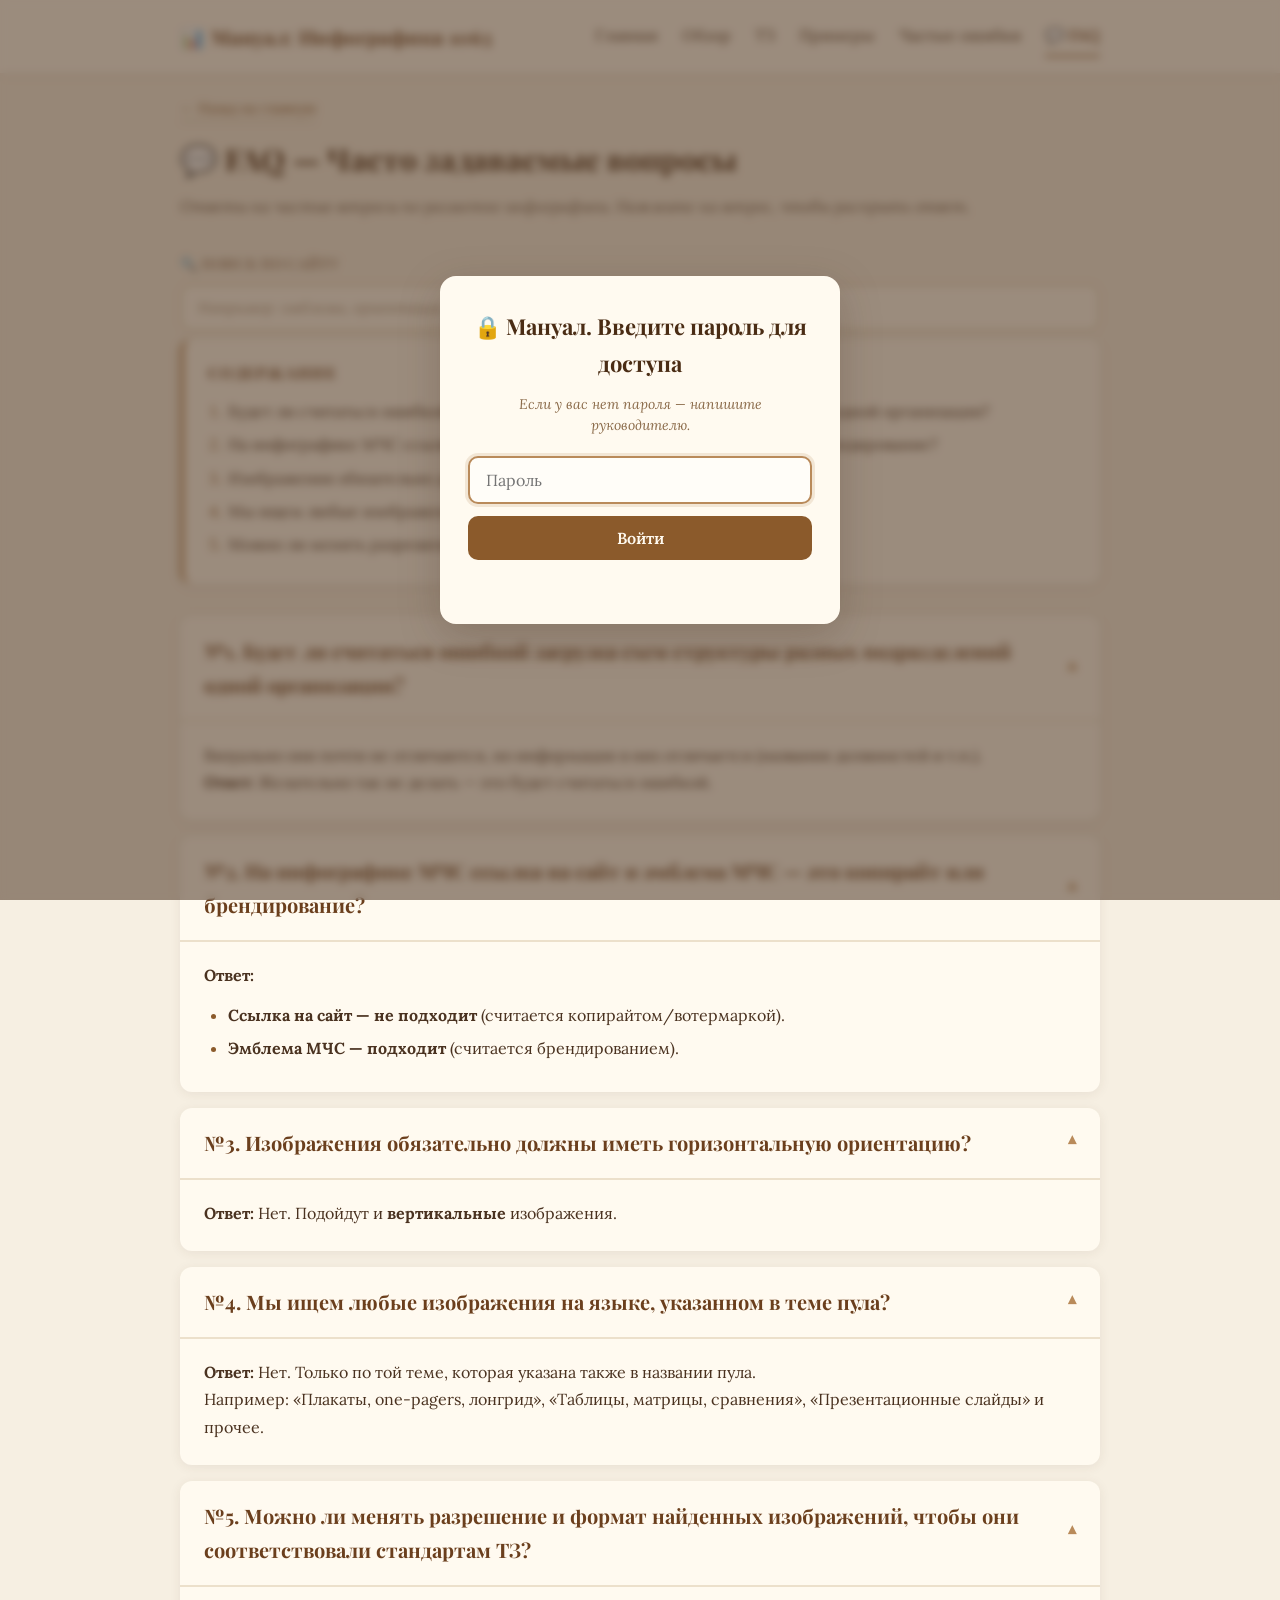
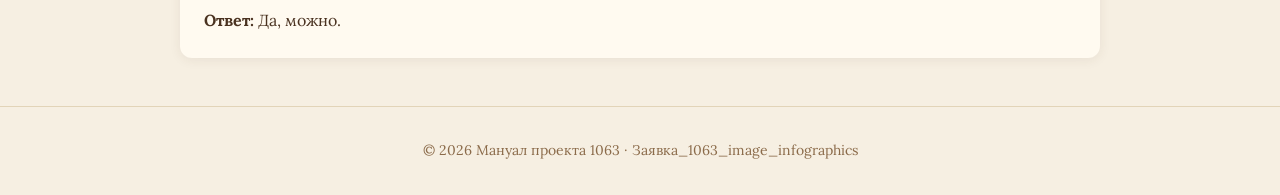
<file: faq.html>
<!DOCTYPE html>
<html lang="ru">
<head>
    <meta charset="utf-8">
    <meta name="viewport" content="width=device-width, initial-scale=1">
    <title>FAQ — Мануал: Инфографика 1063</title>
    <link rel="stylesheet" href="css/style.css">
</head>
<body>

<header class="site-header">
    <div class="container">
        <a href="index.html" class="logo">📊 Мануал: Инфографика 1063</a>
        <nav class="main-nav">
            <a href="index.html">Главная</a>
            <a href="overview.html">Обзор</a>
            <a href="tz.html">ТЗ</a>
            <a href="examples.html">Примеры</a>
            <a href="errors.html">Частые ошибки</a>
            <a href="faq.html" class="active">💬 FAQ</a>
        </nav>
    </div>
</header>

<main class="container">

    <a href="index.html" class="back-link">← Назад на главную</a>

    <h1>💬 FAQ — Часто задаваемые вопросы</h1>
    <p class="subtitle">Ответы на частые вопросы по разметке инфографики. Нажмите на вопрос, чтобы раскрыть ответ.</p>

    <section class="search-box">
        <label for="site-search" class="search-label">🔍 Поиск по сайту</label>
        <input type="text" id="site-search" class="search-input"
               placeholder="Например: эмблема, ориентация, разрешение…" autocomplete="off">
        <ul id="search-results" class="search-results"></ul>
    </section>

        <nav class="toc">
        <h2>Содержание</h2>
        <ol>
            <li><a href="#faq-1">Будет ли считаться ошибкой загрузка схем структуры разных подразделений одной организации?</a></li>
            <li><a href="#faq-2">На инфографике МЧС ссылка на сайт и эмблема МЧС — это копирайт или брендирование?</a></li>
            <li><a href="#faq-3">Изображения обязательно должны иметь горизонтальную ориентацию?</a></li>
            <li><a href="#faq-4">Мы ищем любые изображения на языке, указанном в теме пула?</a></li>
            <li><a href="#faq-5">Можно ли менять разрешение и формат найденных изображений?</a></li>
        </ol>
    </nav>

    <!-- ============ ВОПРОС №1 ============ -->
    <details class="accordion" id="faq-1" open>
        <summary>№1. Будет ли считаться ошибкой загрузка схем структуры разных подразделений одной организации?</summary>
        <div class="accordion-body">
            <p>Визуально они почти не отличаются, но информация в них отличается (названия должностей и т.п.).</p>
            <div class="attention-red">
                <strong>Ответ:</strong> Желательно так не делать — это будет считаться ошибкой.
            </div>
        </div>
    </details>

    <!-- ============ ВОПРОС №2 ============ -->
    <details class="accordion" id="faq-2" open>
        <summary>№2. На инфографике МЧС ссылка на сайт и эмблема МЧС — это копирайт или брендирование?</summary>
        <div class="accordion-body">
            <p><strong>Ответ:</strong></p>
            <ul>
                <li><strong>Ссылка на сайт — не подходит</strong> (считается копирайтом/вотермаркой).</li>
                <li><strong>Эмблема МЧС — подходит</strong> (считается брендированием).</li>
            </ul>
        </div>
    </details>

    <!-- ============ ВОПРОС №3 ============ -->
    <details class="accordion" id="faq-3" open>
        <summary>№3. Изображения обязательно должны иметь горизонтальную ориентацию?</summary>
        <div class="accordion-body">
            <p><strong>Ответ:</strong> Нет. Подойдут и <strong>вертикальные</strong> изображения.</p>
        </div>
    </details>    <!-- ============ ВОПРОС №4 ============ -->
    <details class="accordion" id="faq-4" open>
        <summary>№4. Мы ищем любые изображения на языке, указанном в теме пула?</summary>
        <div class="accordion-body">
            <p><strong>Ответ:</strong> Нет. Только по той теме, которая указана также в названии пула.</p>
            <p>Например: «Плакаты, one-pagers, лонгрид», «Таблицы, матрицы, сравнения», «Презентационные слайды» и прочее.</p>
        </div>
    </details>

    <!-- ============ ВОПРОС №5 ============ -->
    <details class="accordion" id="faq-5" open>
        <summary>№5. Можно ли менять разрешение и формат найденных изображений, чтобы они соответствовали стандартам ТЗ?</summary>
        <div class="accordion-body">
            <p><strong>Ответ:</strong> Да, можно.</p>
        </div>
    </details>

</main>

<footer class="site-footer">
    <div class="container">
        © 2026 Мануал проекта 1063 · Заявка_1063_image_infographics
    </div>
</footer>

<script src="js/auth.js"></script>
<script src="js/script.js"></script>
</body>
</html>
</file>
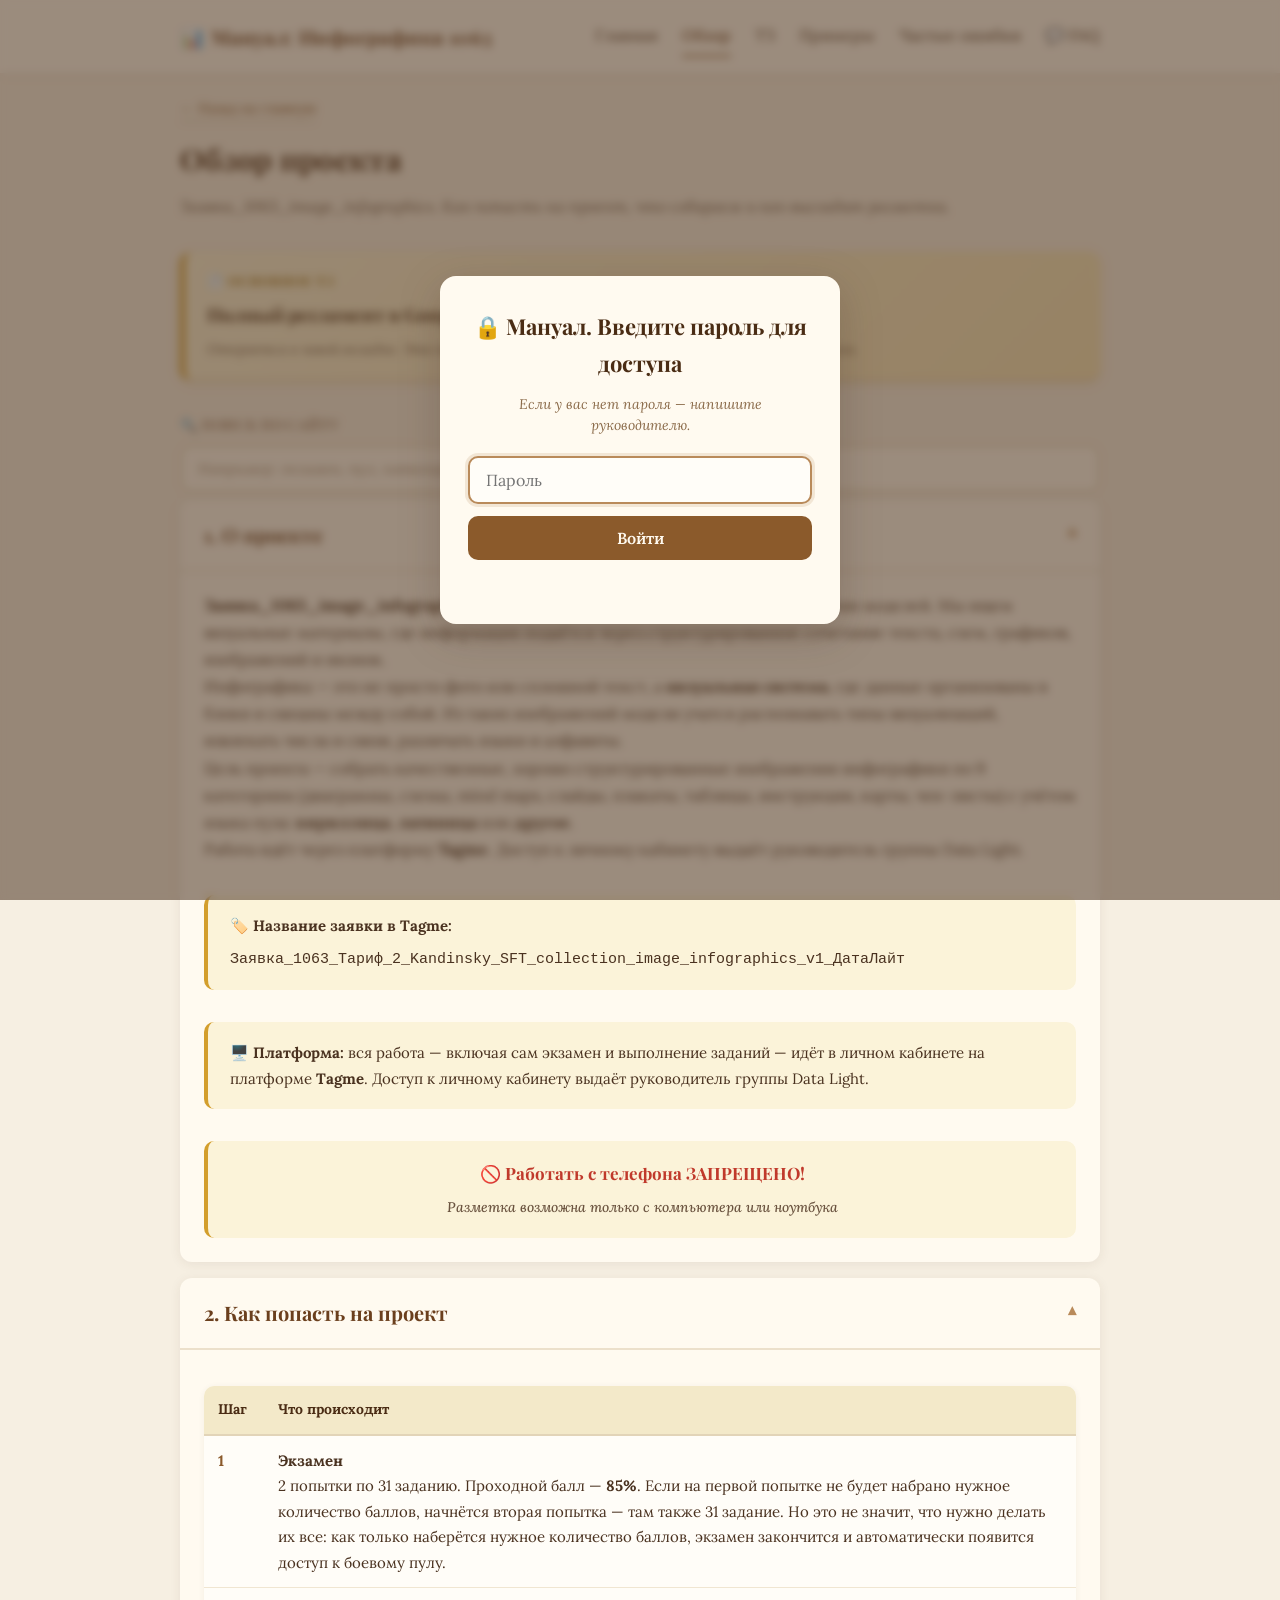
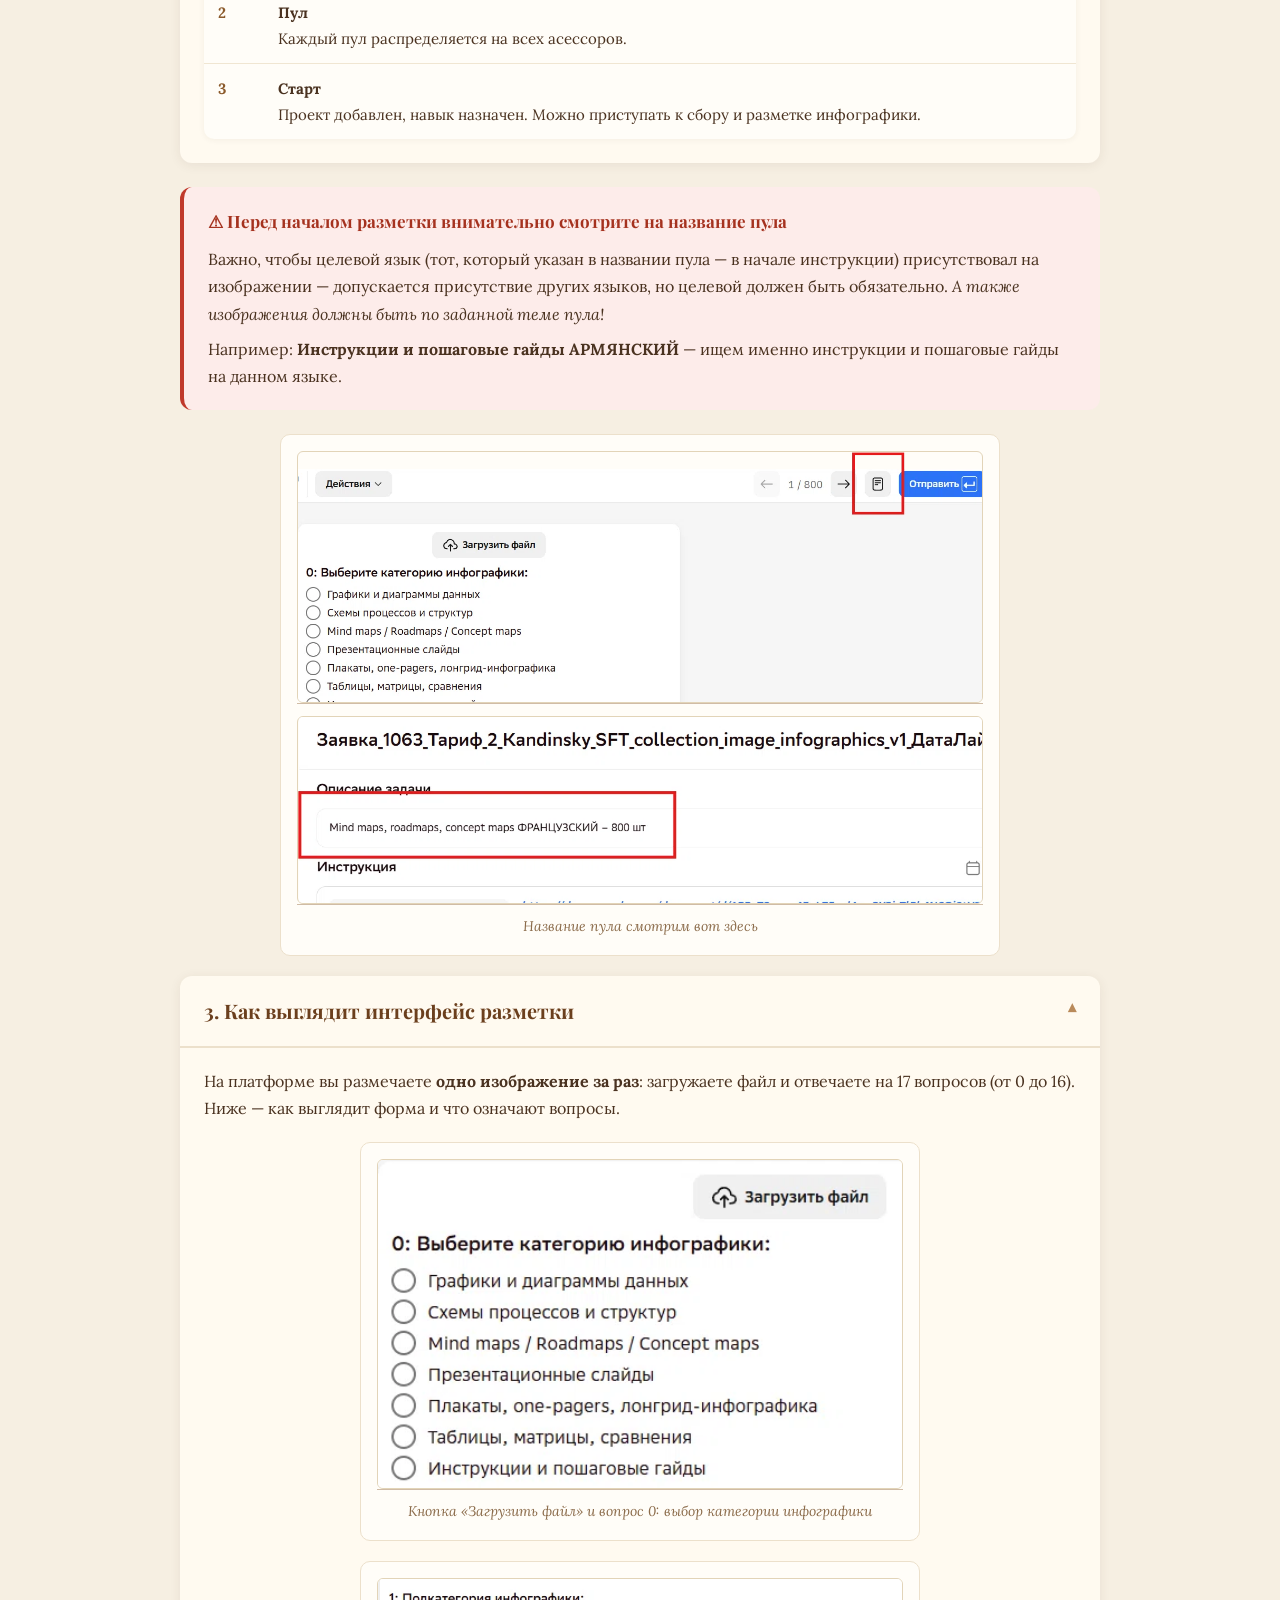
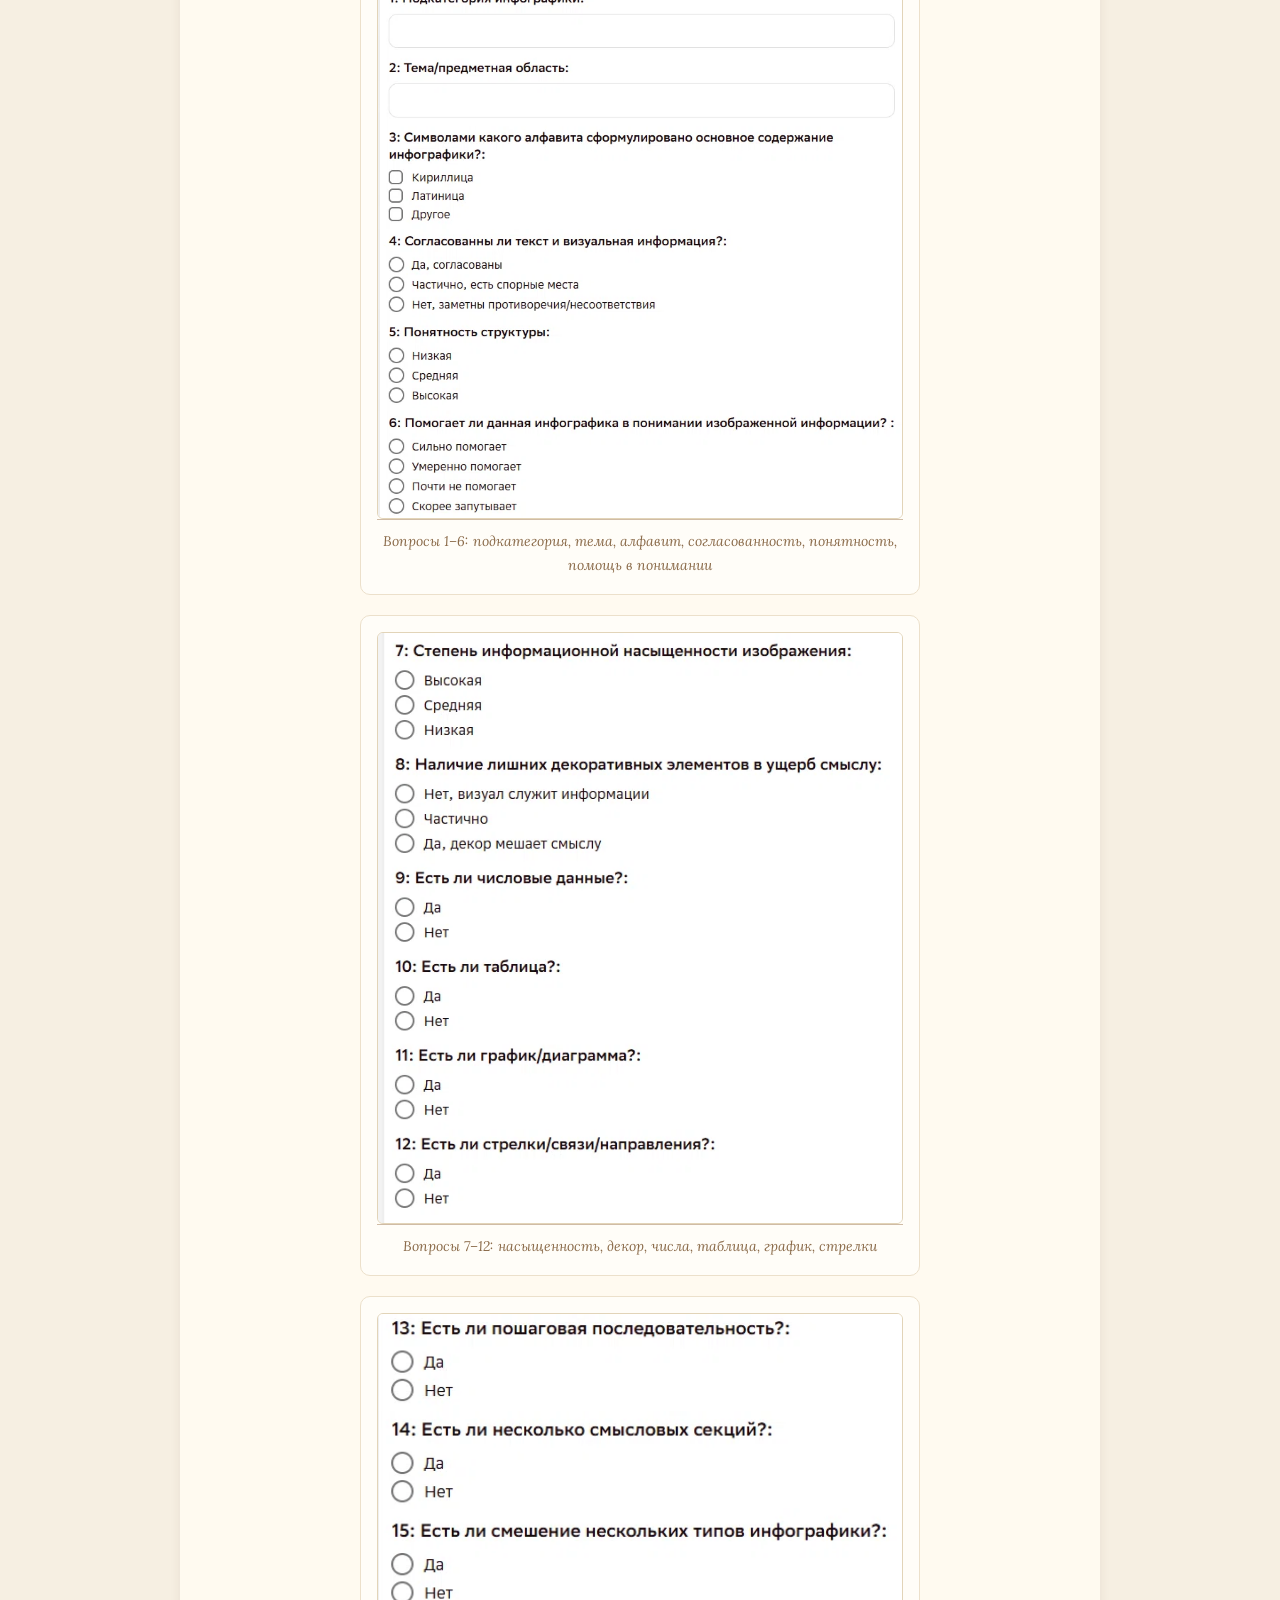
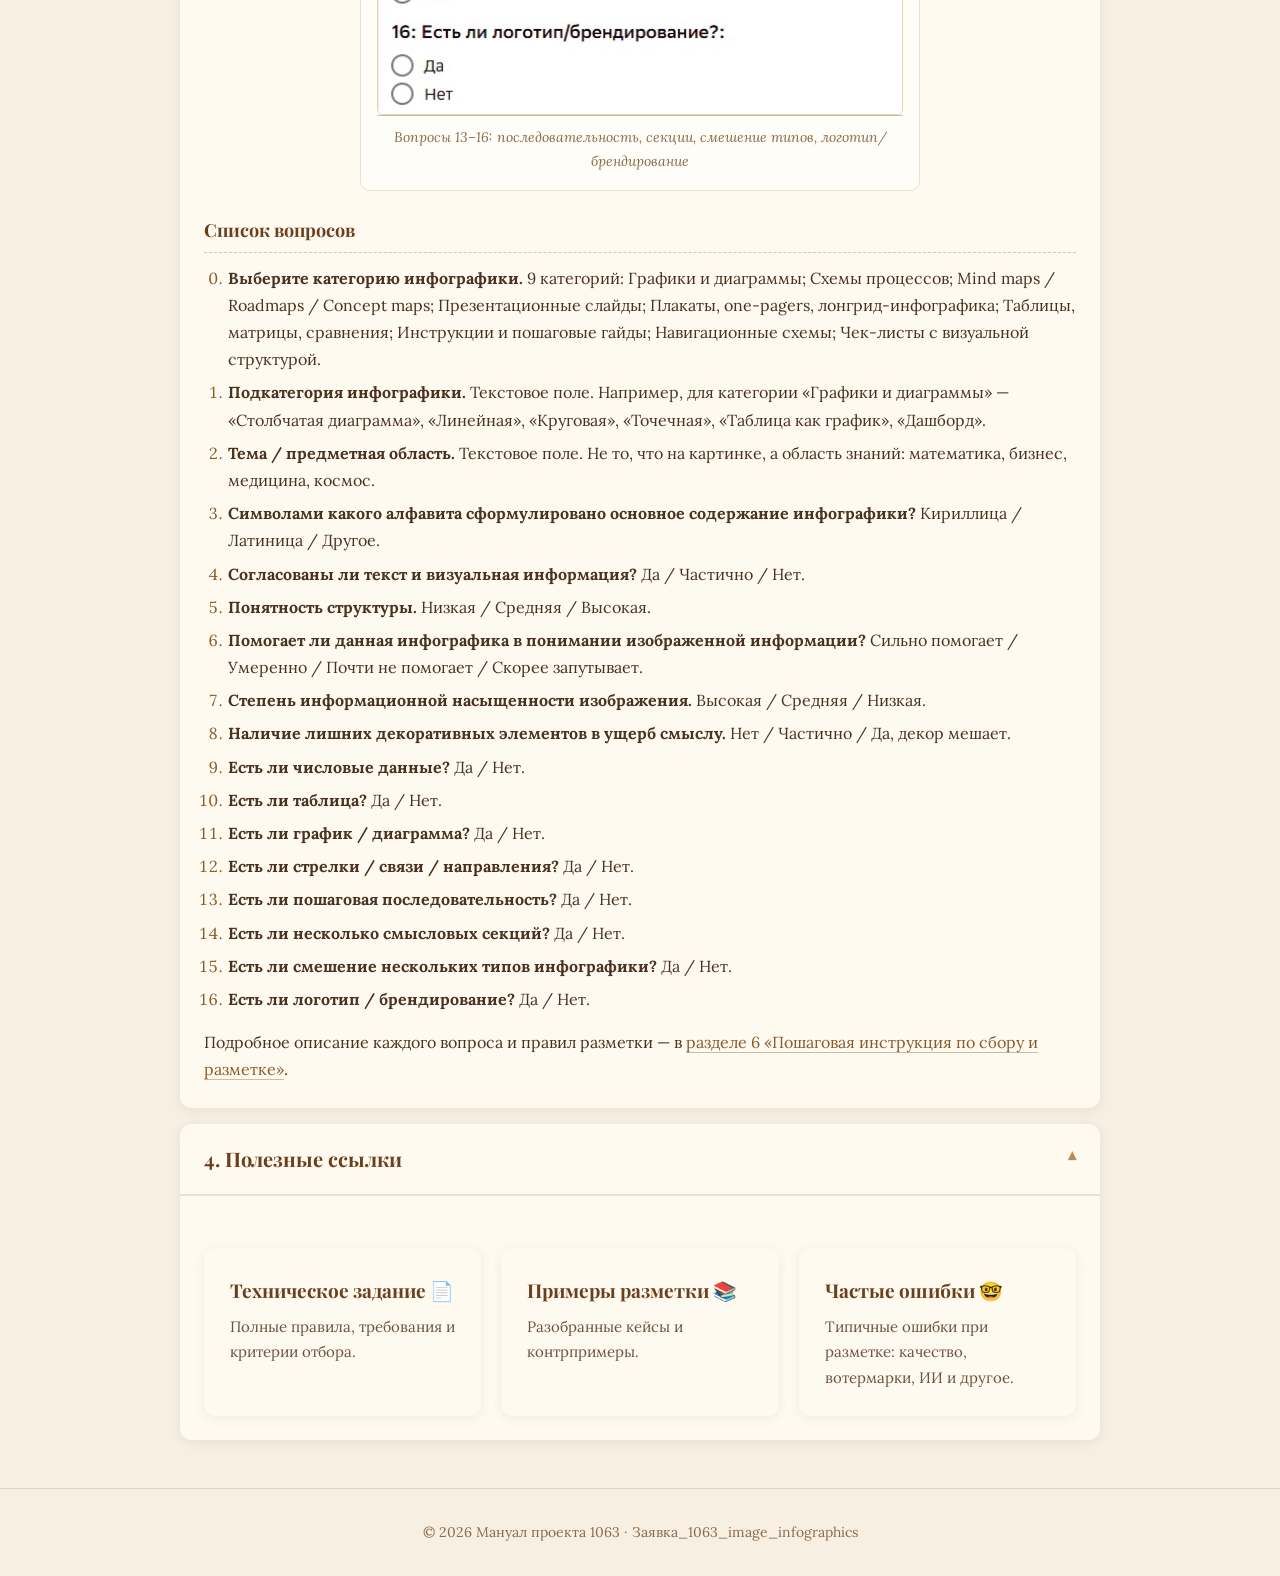
<file: overview.html>
<!DOCTYPE html>
<html lang="ru">
<head>
    <meta charset="utf-8">
    <meta name="viewport" content="width=device-width, initial-scale=1">
    <title>Обзор проекта — Мануал: Инфографика 1063</title>
    <link rel="stylesheet" href="css/style.css">
</head>
<body>

<header class="site-header">
    <div class="container">
        <a href="index.html" class="logo">📊 Мануал: Инфографика 1063</a>
                <nav class="main-nav">
            <a href="index.html">Главная</a>
            <a href="overview.html" class="active">Обзор</a>
            <a href="tz.html">ТЗ</a>
            <a href="examples.html">Примеры</a>
            <a href="errors.html">Частые ошибки</a>
            <a href="faq.html">💬 FAQ</a>
        </nav>
    </div>
</header>

<main class="container">

    <a href="index.html" class="back-link">← Назад на главную</a>

    <h1>Обзор проекта</h1>
    <p class="subtitle">Заявка_1063_image_infographics. Как попасть на проект, что собираем и как выглядит разметка.</p>

    <!-- ПЛАШКА СО ССЫЛКОЙ НА ОСНОВНОЕ ТЗ -->
    <a href="https://docs.google.com/document/d/1PRyT9onxe4FpL75evlAoq2Y2i_TlPk4N6Qi0tV34484/edit?usp=sharing"
       class="main-tz-link"
       target="_blank"
       rel="noopener noreferrer">
        <span class="link-label">📄 Основное ТЗ</span>
        <span class="link-title">Полный регламент в Google Docs <span class="link-arrow">→</span></span>
        <span class="link-hint">Откроется в новой вкладке. Это первоисточник — при расхождениях ориентируйтесь на него.</span>
    </a>

    <section class="search-box">
        <label for="site-search" class="search-label">🔍 Поиск по сайту</label>
        <input type="text" id="site-search" class="search-input"
               placeholder="Например: экзамен, пул, категория, разметка…" autocomplete="off">
        <ul id="search-results" class="search-results"></ul>
    </section>

    <!-- ============ 1. О ПРОЕКТЕ ============ -->
    <details class="accordion" open>
        <summary>1. О проекте</summary>
        <div class="accordion-body">

            <p><strong>Заявка_1063_image_infographics</strong> — сбор изображений инфографики для обучения моделей. Мы ищем визуальные материалы, где информация подаётся через структурированное сочетание текста, схем, графиков, изображений и иконок.</p>

            <p>Инфографика — это не просто фото или сплошной текст, а <strong>визуальная система</strong>, где данные организованы в блоки и связаны между собой. Из таких изображений модели учатся распознавать типы визуализаций, извлекать числа и связи, различать языки и алфавиты.</p>

            <p>Цель проекта — собрать качественные, хорошо структурированные изображения инфографики по 9 категориям (диаграммы, схемы, mind maps, слайды, плакаты, таблицы, инструкции, карты, чек-листы) с учётом языка пула: <strong>кириллица</strong>, <strong>латиница</strong> или <strong>другое</strong>.</p>

            <p>Работа идёт через платформу <strong>Tagme</strong>. Доступ к личному кабинету выдаёт руководитель группы Data Light.</p>

            <div class="note-box">
                <p><strong>🏷️ Название заявки в Tagme:</strong></p>
                <p><code>Заявка_1063_Тариф_2_Kandinsky_SFT_collection_image_infographics_v1_ДатаЛайт</code></p>
            </div>

            <div class="note-box">
                <p><strong>🖥️ Платформа:</strong> вся работа — включая сам экзамен и выполнение заданий — идёт в личном кабинете на платформе <strong>Tagme</strong>. Доступ к личному кабинету выдаёт руководитель группы Data Light.</p>
            </div>

            <div class="note-box note-danger">
                <p>🚫 Работать с телефона ЗАПРЕЩЕНО!</p>
                <p class="note-sub">Разметка возможна только с компьютера или ноутбука</p>
            </div>

        </div>
    </details>

    <!-- ============ 2. КАК ПОПАСТЬ НА ПРОЕКТ ============ -->
    <details class="accordion" open>
        <summary>2. Как попасть на проект</summary>
        <div class="accordion-body">

            <table class="steps-table">
                <thead>
                    <tr>
                        <th>Шаг</th>
                        <th>Что происходит</th>
                    </tr>
                </thead>
                <tbody>
                    <tr>
                        <td>1</td>
                        <td>
                            <strong>Экзамен</strong><br>
                            2 попытки по 31 заданию. Проходной балл — <strong>85%</strong>. Если на первой попытке не будет набрано нужное количество баллов, начнётся вторая попытка — там также 31 задание. Но это не значит, что нужно делать их все: как только наберётся нужное количество баллов, экзамен закончится и автоматически появится доступ к боевому пулу.
                        </td>
                    </tr>
                    <tr>
                        <td>2</td>
                        <td>
                            <strong>Пул</strong><br>
                            Каждый пул распределяется на всех асессоров.
                        </td>
                    </tr>
                    <tr>
                        <td>3</td>
                        <td>
                            <strong>Старт</strong><br>
                            Проект добавлен, навык назначен. Можно приступать к сбору и разметке инфографики.
                        </td>
                    </tr>
                </tbody>
            </table>

        </div>
    </details>

    <!-- ============ 3. КРАСНАЯ ПЛАШКА ПРО ЯЗЫК ============ -->
    <div class="attention-box">
        <p class="attention-title">⚠ Перед началом разметки внимательно смотрите на название пула</p>
        <p>Важно, чтобы целевой язык (тот, который указан в названии пула — в начале инструкции) присутствовал на изображении — допускается присутствие других языков, но целевой должен быть обязательно. <em>А также изображения должны быть по заданной теме пула!</em></p>
        <p>Например: <strong>Инструкции и пошаговые гайды АРМЯНСКИЙ</strong> — ищем именно инструкции и пошаговые гайды на данном языке.</p>
    </div>

    <!-- ============ СКРИНЫ НАЗВАНИЯ ПУЛА ============ -->
    <div class="ui-screenshot ui-screenshot-narrow">
        <a href="images/overview-pool-2.webp" target="_blank">
            <img src="images/overview-pool-2.webp" alt="Интерфейс Tagme — где смотреть название пула (описание задачи)">
        </a>
        <a href="images/overview-pool-1.webp" target="_blank" style="margin-top: 12px;">
            <img src="images/overview-pool-1.webp" alt="Интерфейс Tagme — где смотреть название пула (интерфейс)">
        </a>
        <div class="ui-screenshot-caption">Название пула смотрим вот здесь</div>
    </div>    <!-- ============ 4. ИНТЕРФЕЙС РАЗМЕТКИ ============ -->
    <details class="accordion" open>
        <summary>3. Как выглядит интерфейс разметки</summary>
        <div class="accordion-body">

            <p>На платформе вы размечаете <strong>одно изображение за раз</strong>: загружаете файл и отвечаете на 17 вопросов (от 0 до 16). Ниже — как выглядит форма и что означают вопросы.</p>

            <div class="ui-screenshot ui-screenshot-mid">
                <a href="images/ui-example-1.webp" target="_blank">
                    <img src="images/ui-example-1.webp" alt="Интерфейс разметки: выбор категории инфографики">
                </a>
                <div class="ui-screenshot-caption">Кнопка «Загрузить файл» и вопрос 0: выбор категории инфографики</div>
            </div>

            <div class="ui-screenshot ui-screenshot-mid">
                <a href="images/ui-example-2.webp" target="_blank">
                    <img src="images/ui-example-2.webp" alt="Интерфейс разметки: вопросы 1-6">
                </a>
                <div class="ui-screenshot-caption">Вопросы 1–6: подкатегория, тема, алфавит, согласованность, понятность, помощь в понимании</div>
            </div>

            <div class="ui-screenshot ui-screenshot-mid">
                <a href="images/ui-example-3.webp" target="_blank">
                    <img src="images/ui-example-3.webp" alt="Интерфейс разметки: вопросы 7-12">
                </a>
                <div class="ui-screenshot-caption">Вопросы 7–12: насыщенность, декор, числа, таблица, график, стрелки</div>
            </div>

            <div class="ui-screenshot ui-screenshot-mid">
                <a href="images/ui-example-4.webp" target="_blank">
                    <img src="images/ui-example-4.webp" alt="Интерфейс разметки: вопросы 13-16">
                </a>
                <div class="ui-screenshot-caption">Вопросы 13–16: последовательность, секции, смешение типов, логотип/брендирование</div>
            </div>

            <h3 class="subsection-title">Список вопросов</h3>

            <ol start="0">
                <li><strong>Выберите категорию инфографики.</strong> 9 категорий: Графики и диаграммы; Схемы процессов; Mind maps / Roadmaps / Concept maps; Презентационные слайды; Плакаты, one-pagers, лонгрид-инфографика; Таблицы, матрицы, сравнения; Инструкции и пошаговые гайды; Навигационные схемы; Чек-листы с визуальной структурой.</li>
                <li><strong>Подкатегория инфографики.</strong> Текстовое поле. Например, для категории «Графики и диаграммы» — «Столбчатая диаграмма», «Линейная», «Круговая», «Точечная», «Таблица как график», «Дашборд».</li>
                <li><strong>Тема / предметная область.</strong> Текстовое поле. Не то, что на картинке, а область знаний: математика, бизнес, медицина, космос.</li>
                <li><strong>Символами какого алфавита сформулировано основное содержание инфографики?</strong> Кириллица / Латиница / Другое.</li>
                <li><strong>Согласованы ли текст и визуальная информация?</strong> Да / Частично / Нет.</li>
                <li><strong>Понятность структуры.</strong> Низкая / Средняя / Высокая.</li>
                <li><strong>Помогает ли данная инфографика в понимании изображенной информации?</strong> Сильно помогает / Умеренно / Почти не помогает / Скорее запутывает.</li>
                <li><strong>Степень информационной насыщенности изображения.</strong> Высокая / Средняя / Низкая.</li>
                <li><strong>Наличие лишних декоративных элементов в ущерб смыслу.</strong> Нет / Частично / Да, декор мешает.</li>
                <li><strong>Есть ли числовые данные?</strong> Да / Нет.</li>
                <li><strong>Есть ли таблица?</strong> Да / Нет.</li>
                <li><strong>Есть ли график / диаграмма?</strong> Да / Нет.</li>
                <li><strong>Есть ли стрелки / связи / направления?</strong> Да / Нет.</li>
                <li><strong>Есть ли пошаговая последовательность?</strong> Да / Нет.</li>
                <li><strong>Есть ли несколько смысловых секций?</strong> Да / Нет.</li>
                <li><strong>Есть ли смешение нескольких типов инфографики?</strong> Да / Нет.</li>
                <li><strong>Есть ли логотип / брендирование?</strong> Да / Нет.</li>
            </ol>

            <p>Подробное описание каждого вопроса и правил разметки — в <a href="tz.html#sec-6">разделе 6 «Пошаговая инструкция по сбору и разметке»</a>.</p>

        </div>
    </details>

    <!-- ============ 5. ССЫЛКИ ============ -->
    <details class="accordion" open>
        <summary>4. Полезные ссылки</summary>
        <div class="accordion-body">
            <div class="cards">
                <a href="tz.html" class="card">
                    <h3>Техническое задание 📄</h3>
                    <p>Полные правила, требования и критерии отбора.</p>
                </a>
                <a href="examples.html" class="card">
                    <h3>Примеры разметки 📚</h3>
                    <p>Разобранные кейсы и контрпримеры.</p>
                </a>
                <a href="errors.html" class="card">
                    <h3>Частые ошибки 🤓</h3>
                    <p>Типичные ошибки при разметке: качество, вотермарки, ИИ и другое.</p>
                </a>
            </div>
        </div>
    </details>

</main>

<footer class="site-footer">
    <div class="container">
        © 2026 Мануал проекта 1063 · Заявка_1063_image_infographics
    </div>
</footer>

<script src="js/auth.js"></script>
<script src="js/script.js"></script>
</body>
</html>
</file>
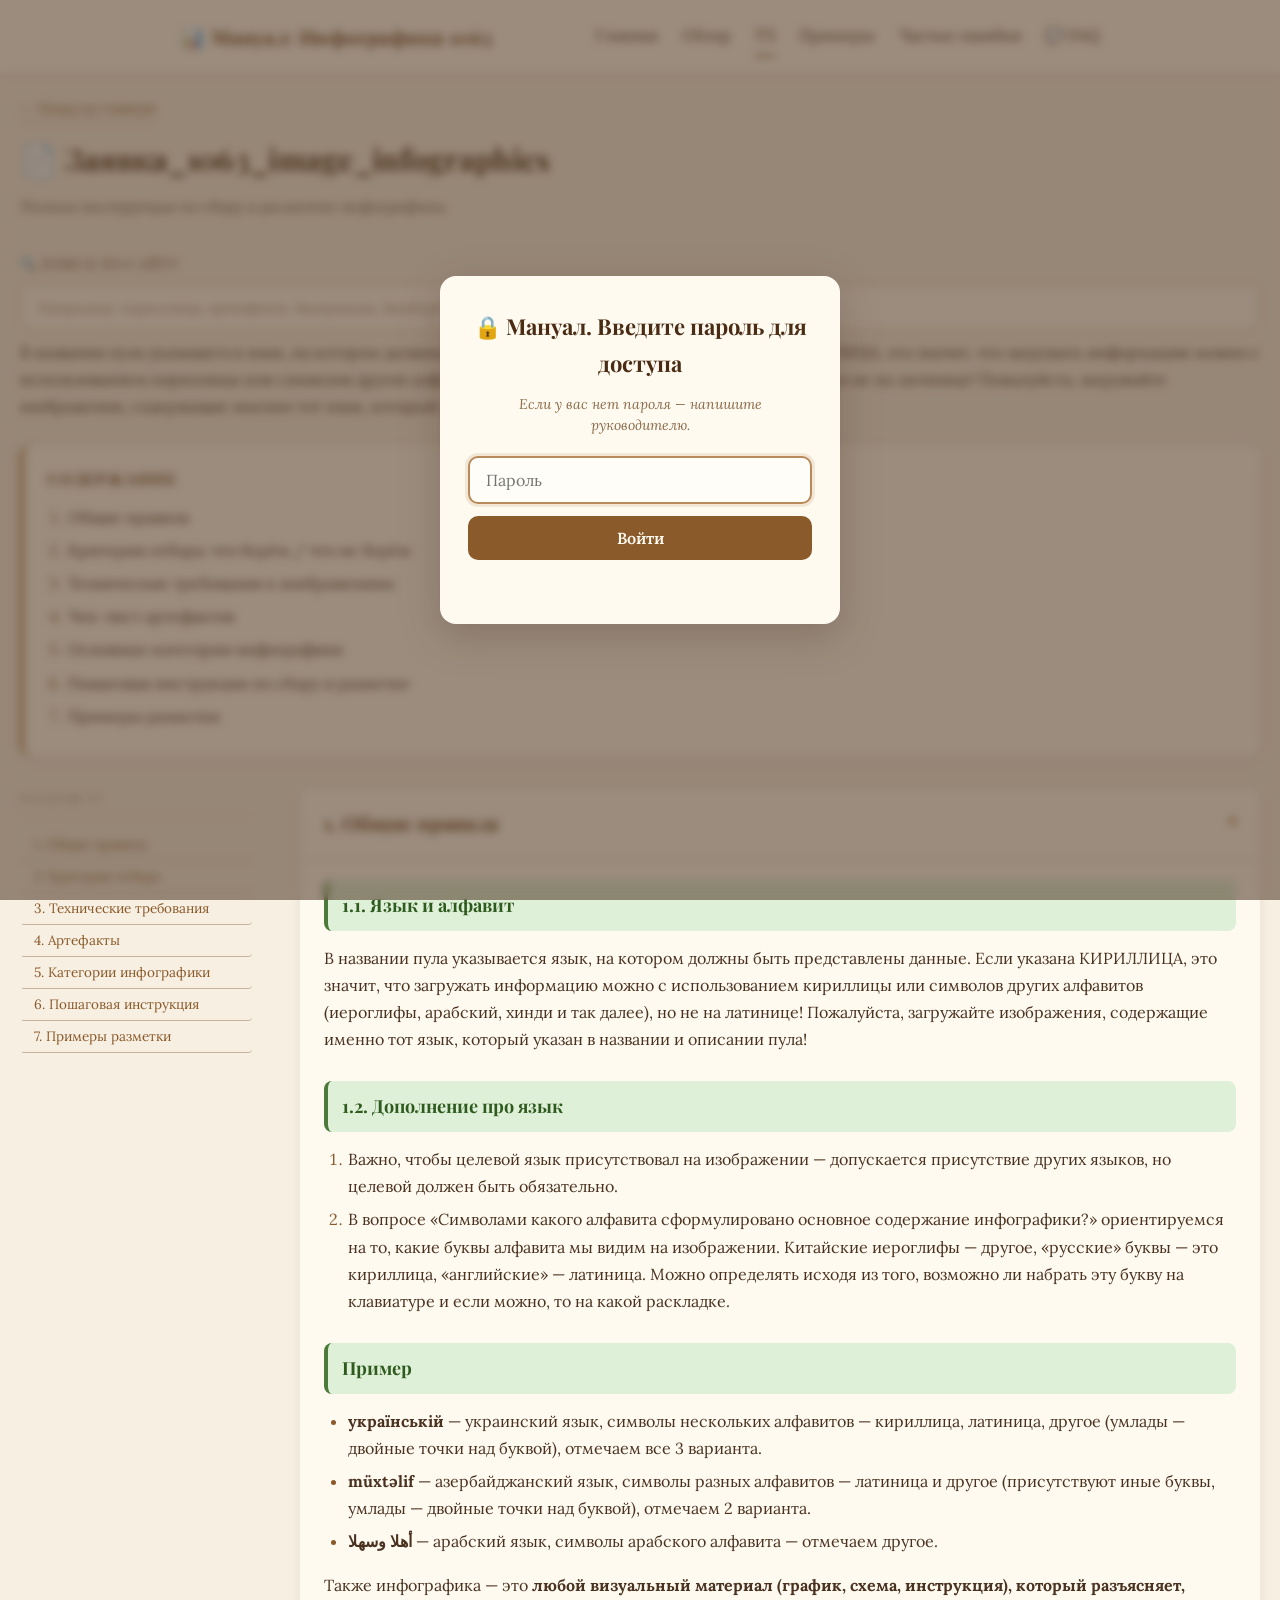
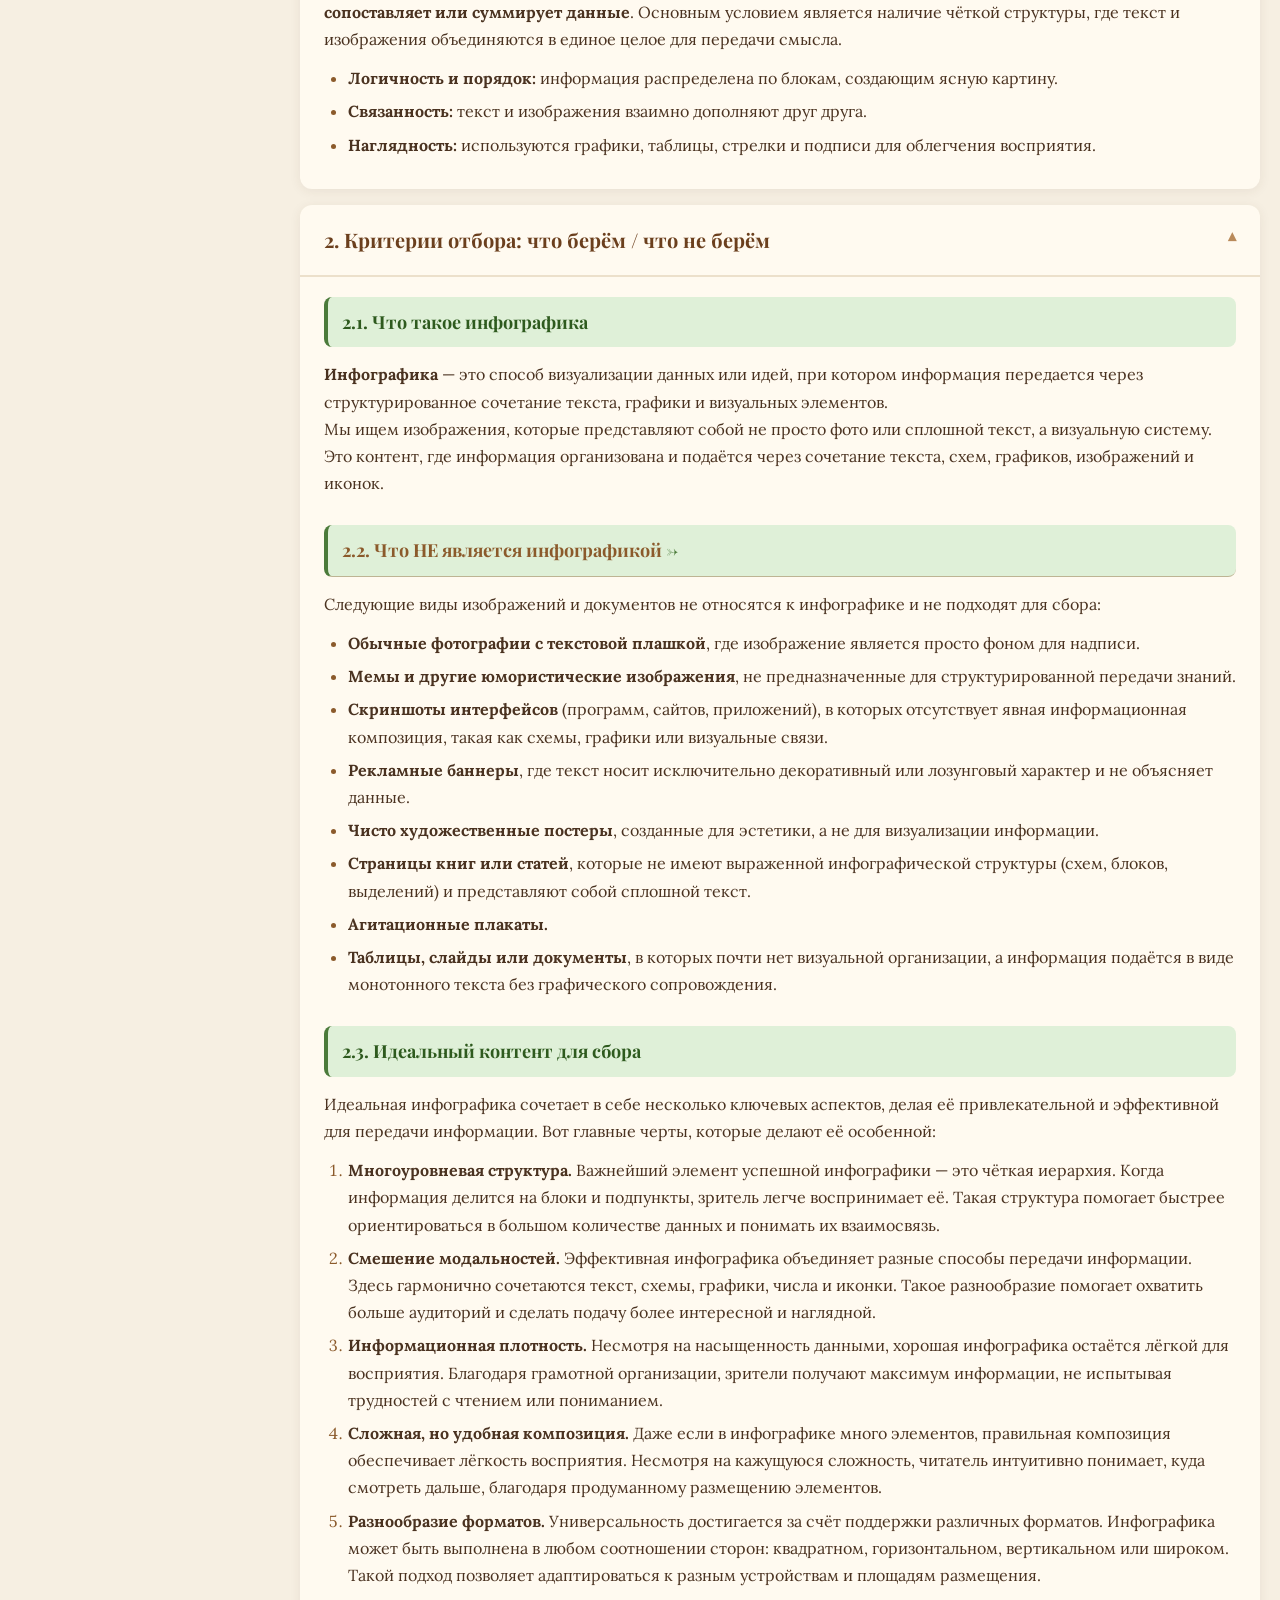
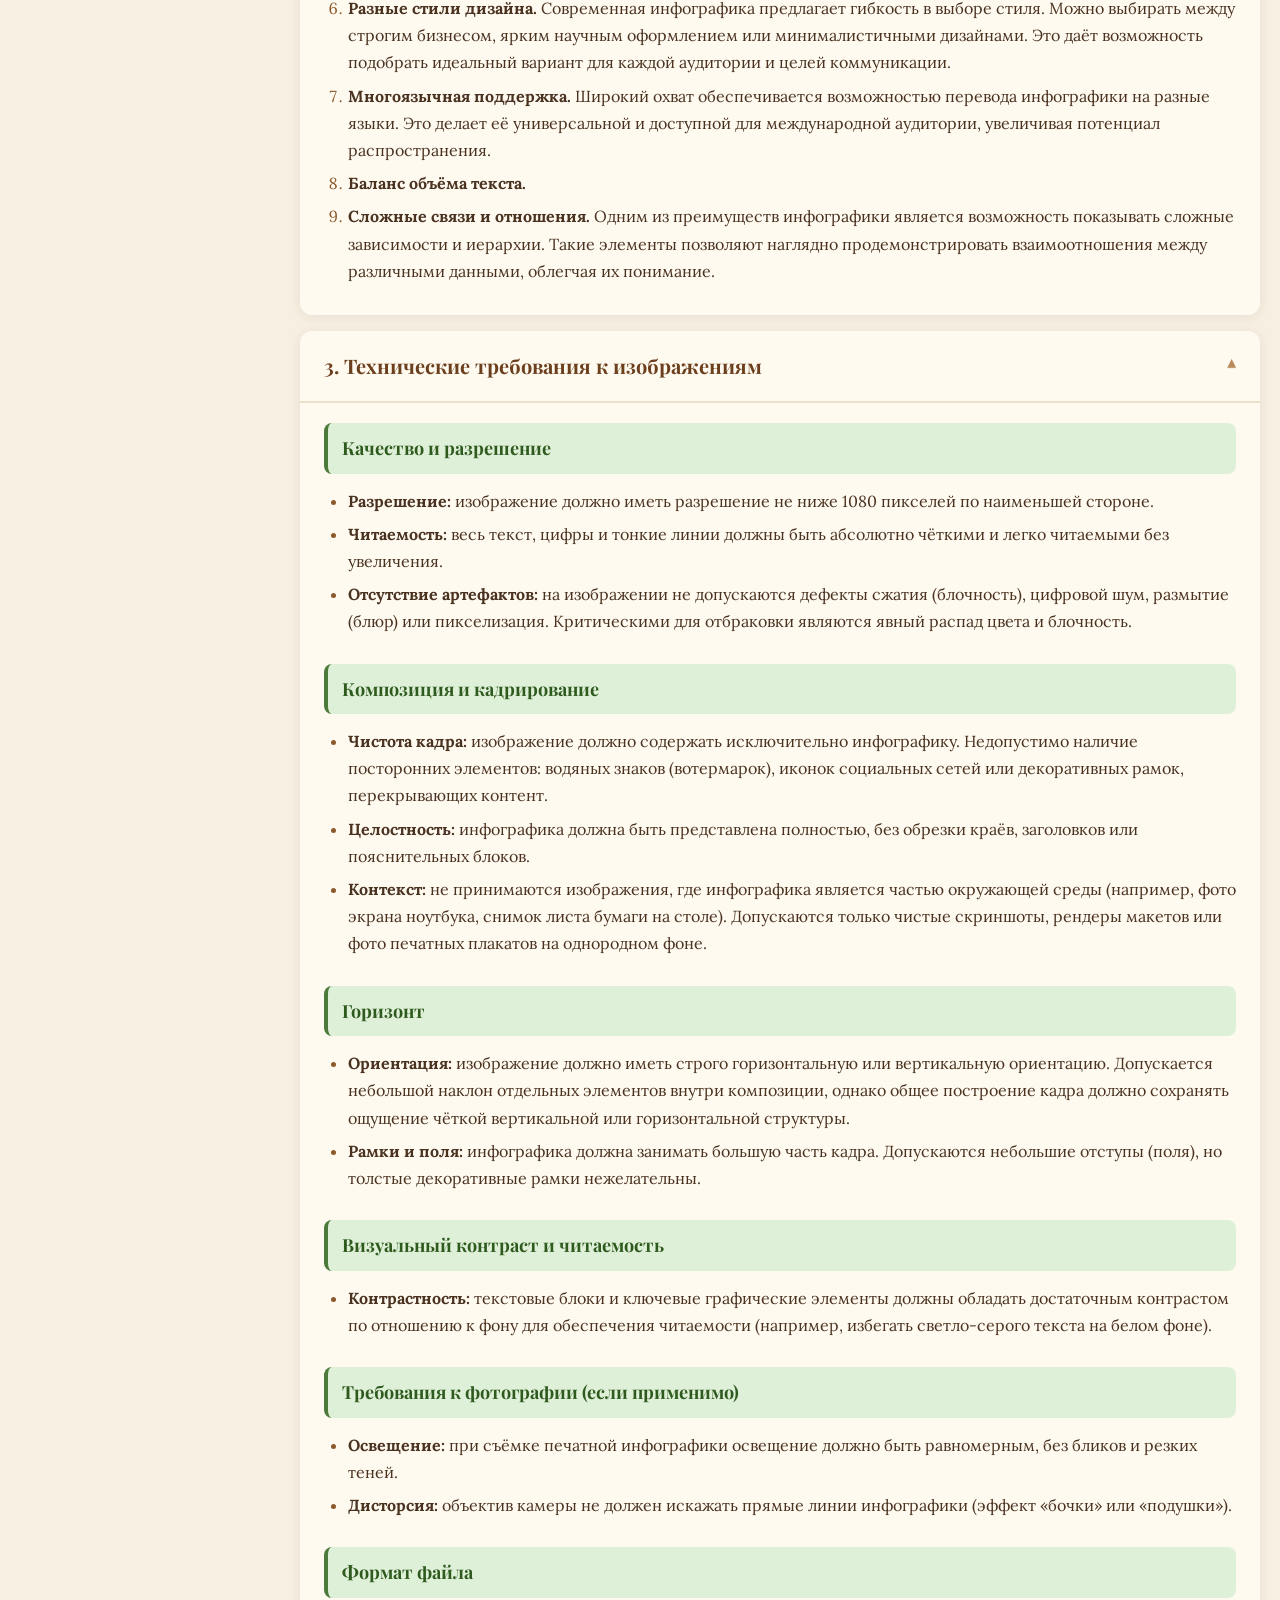
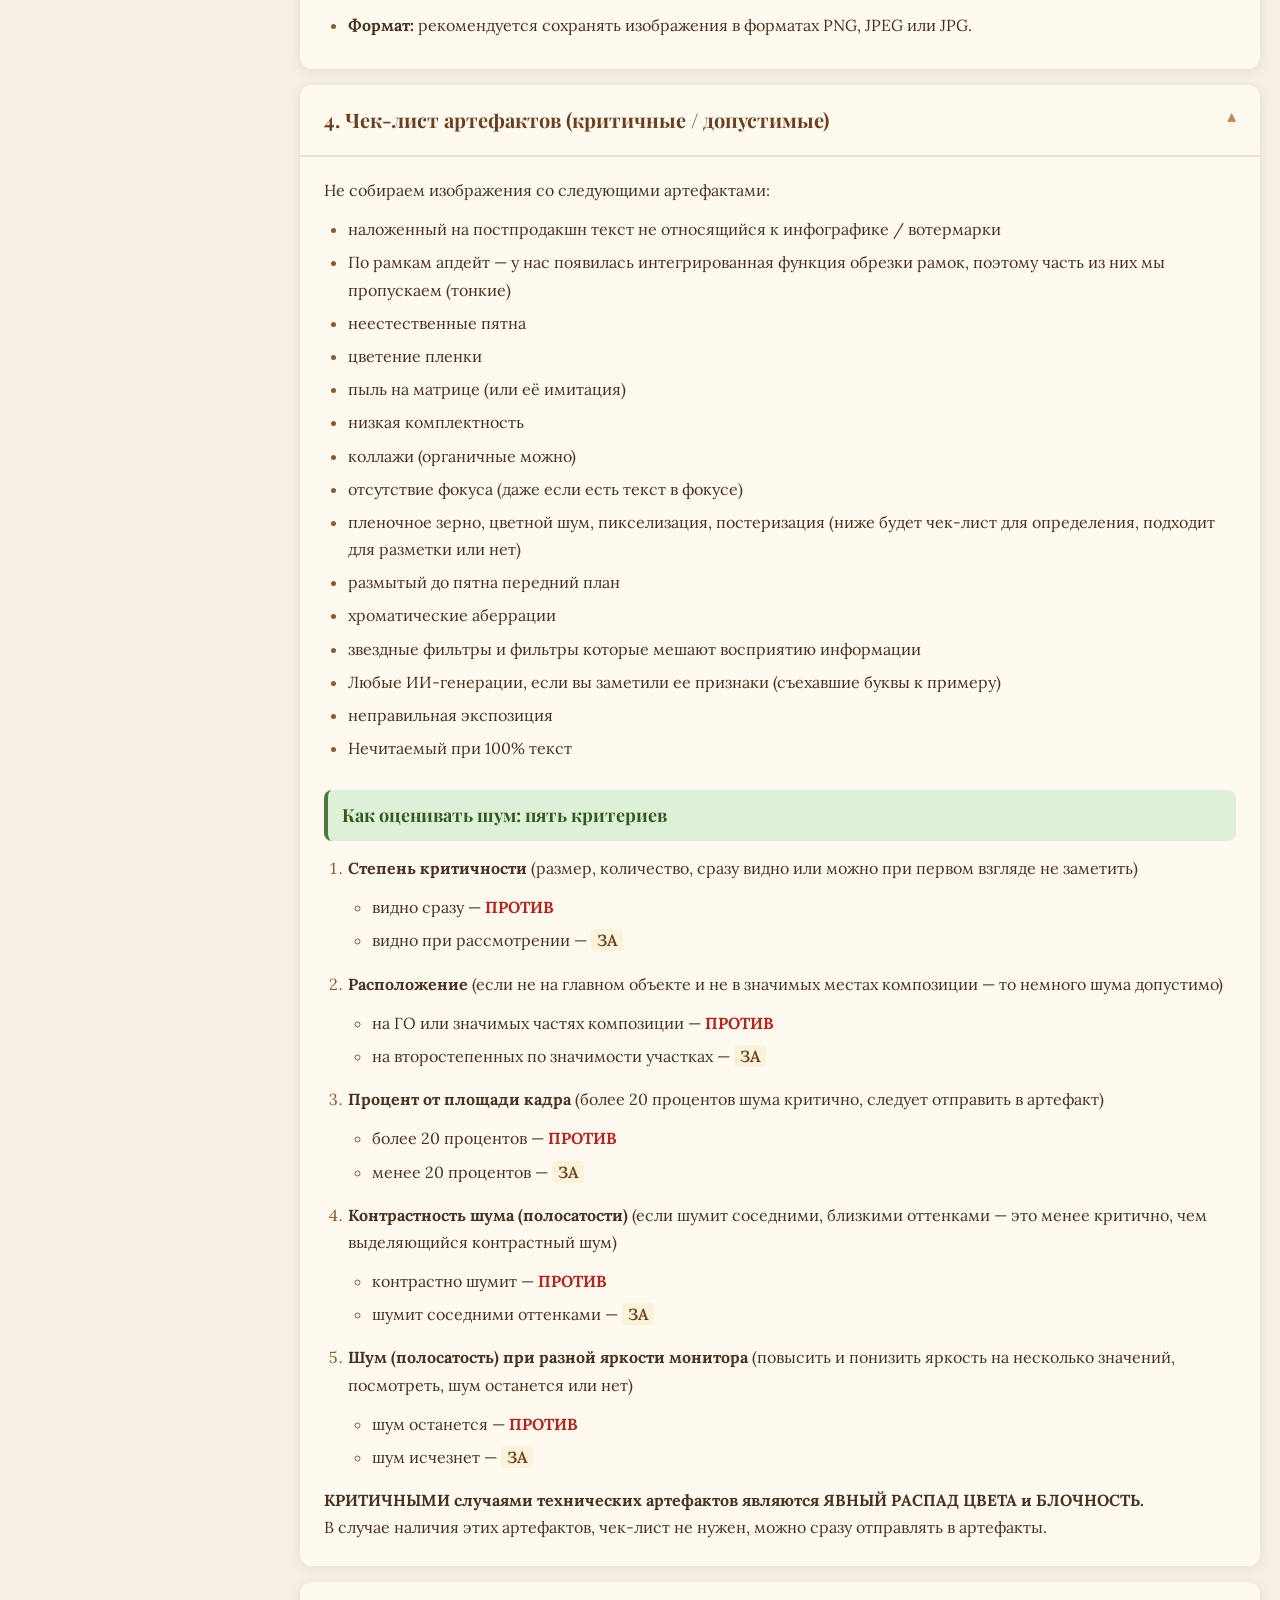
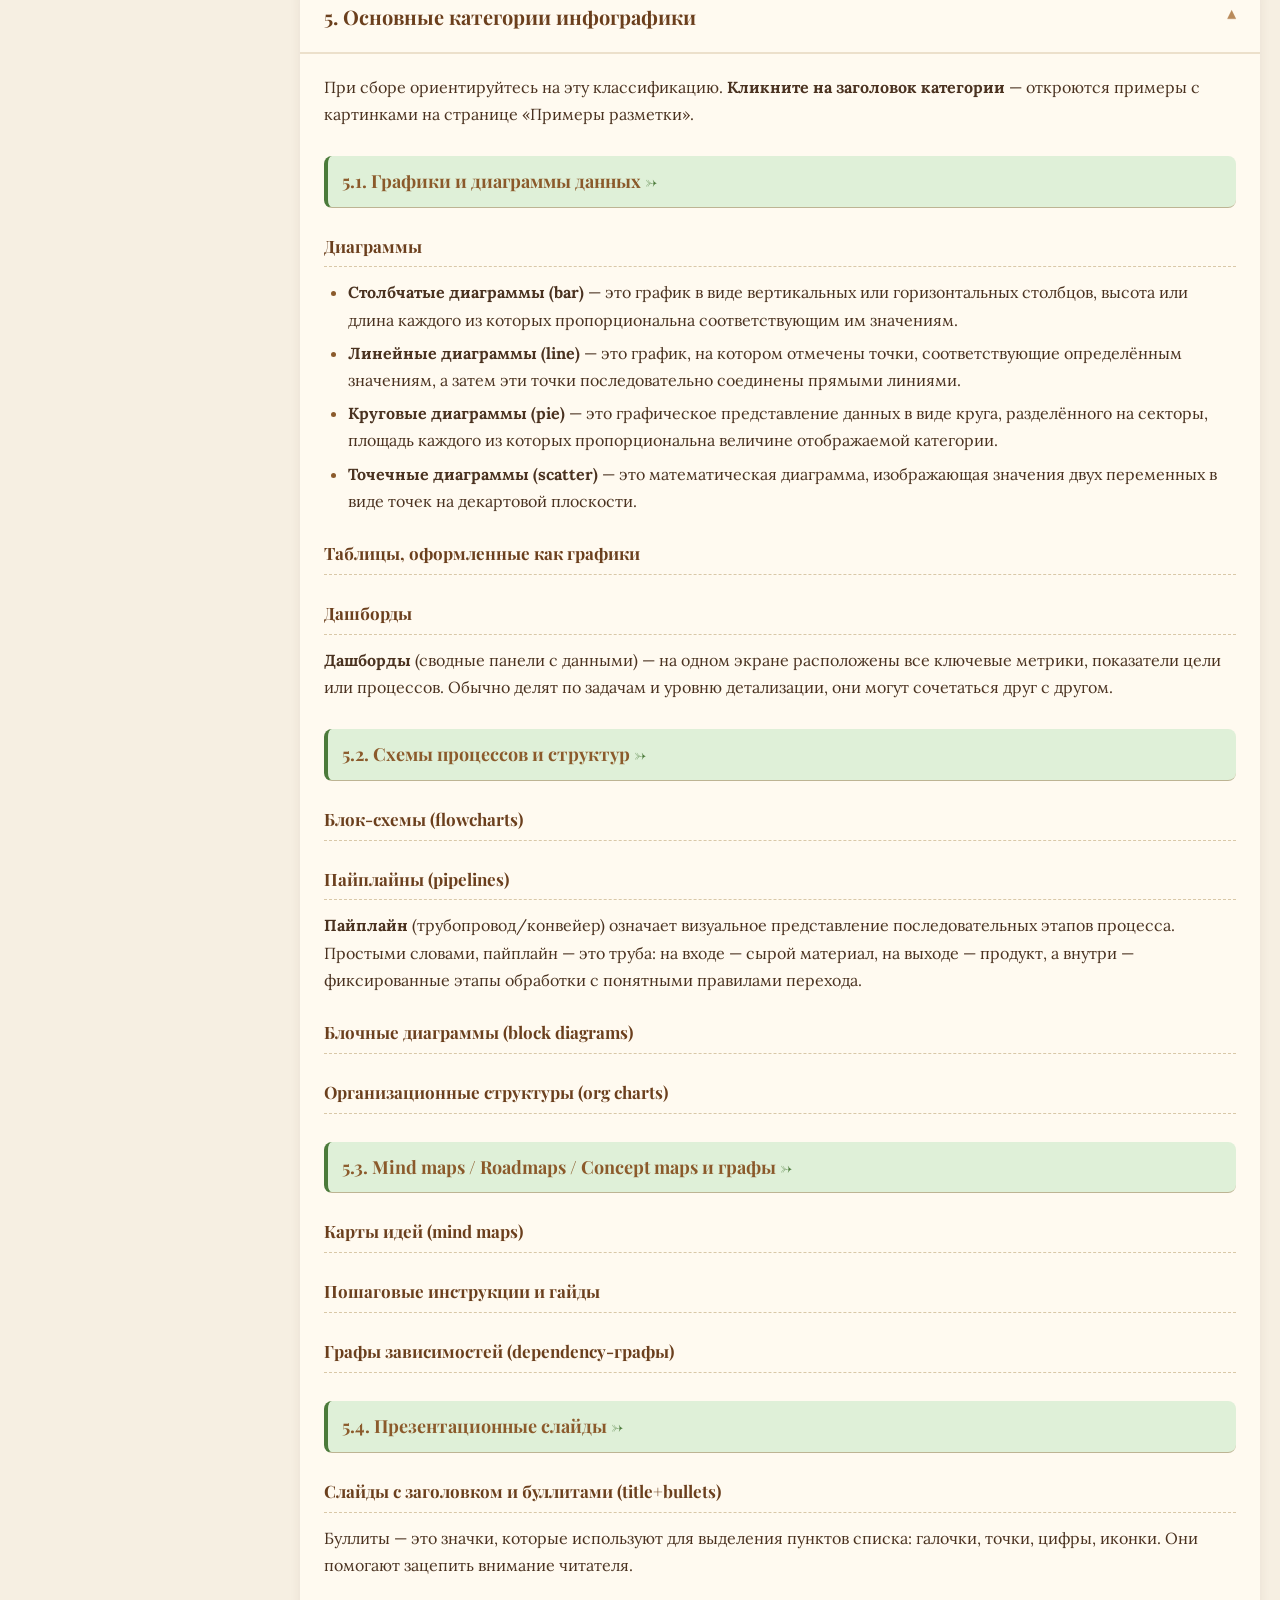
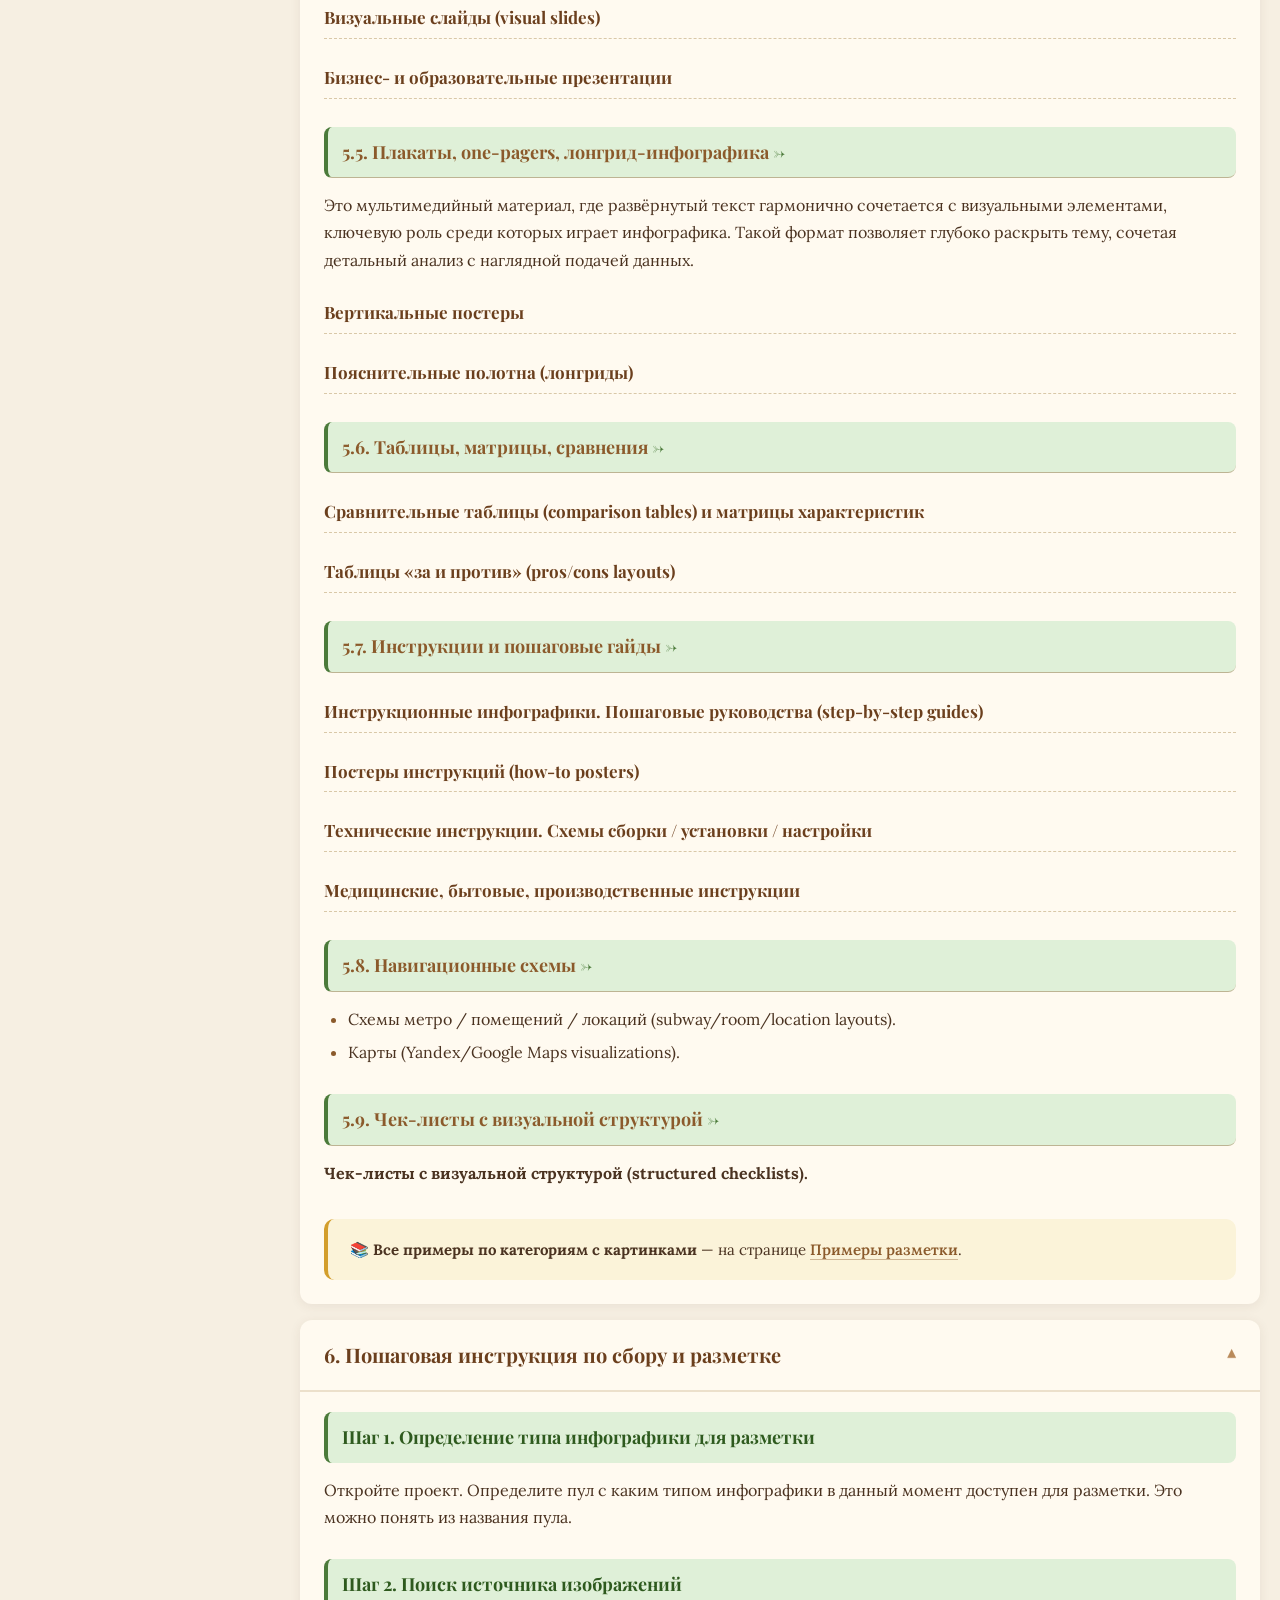
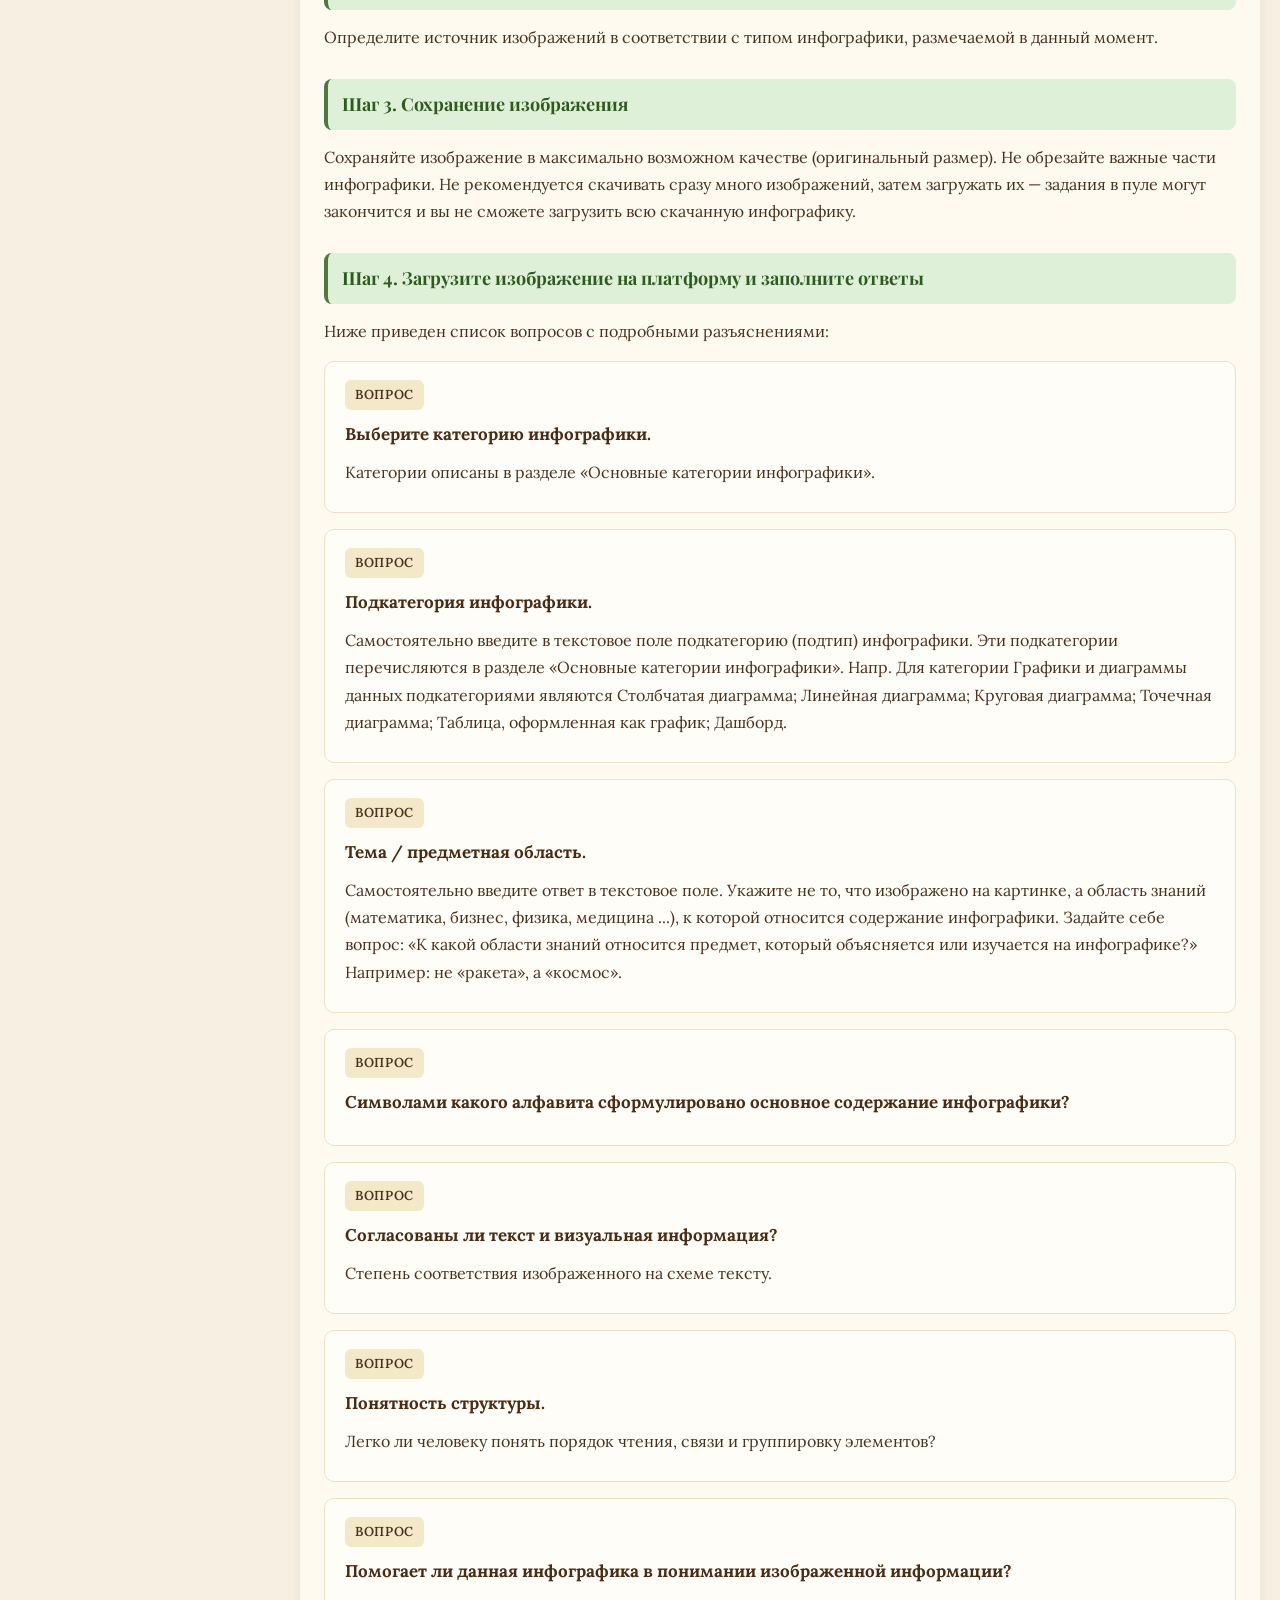
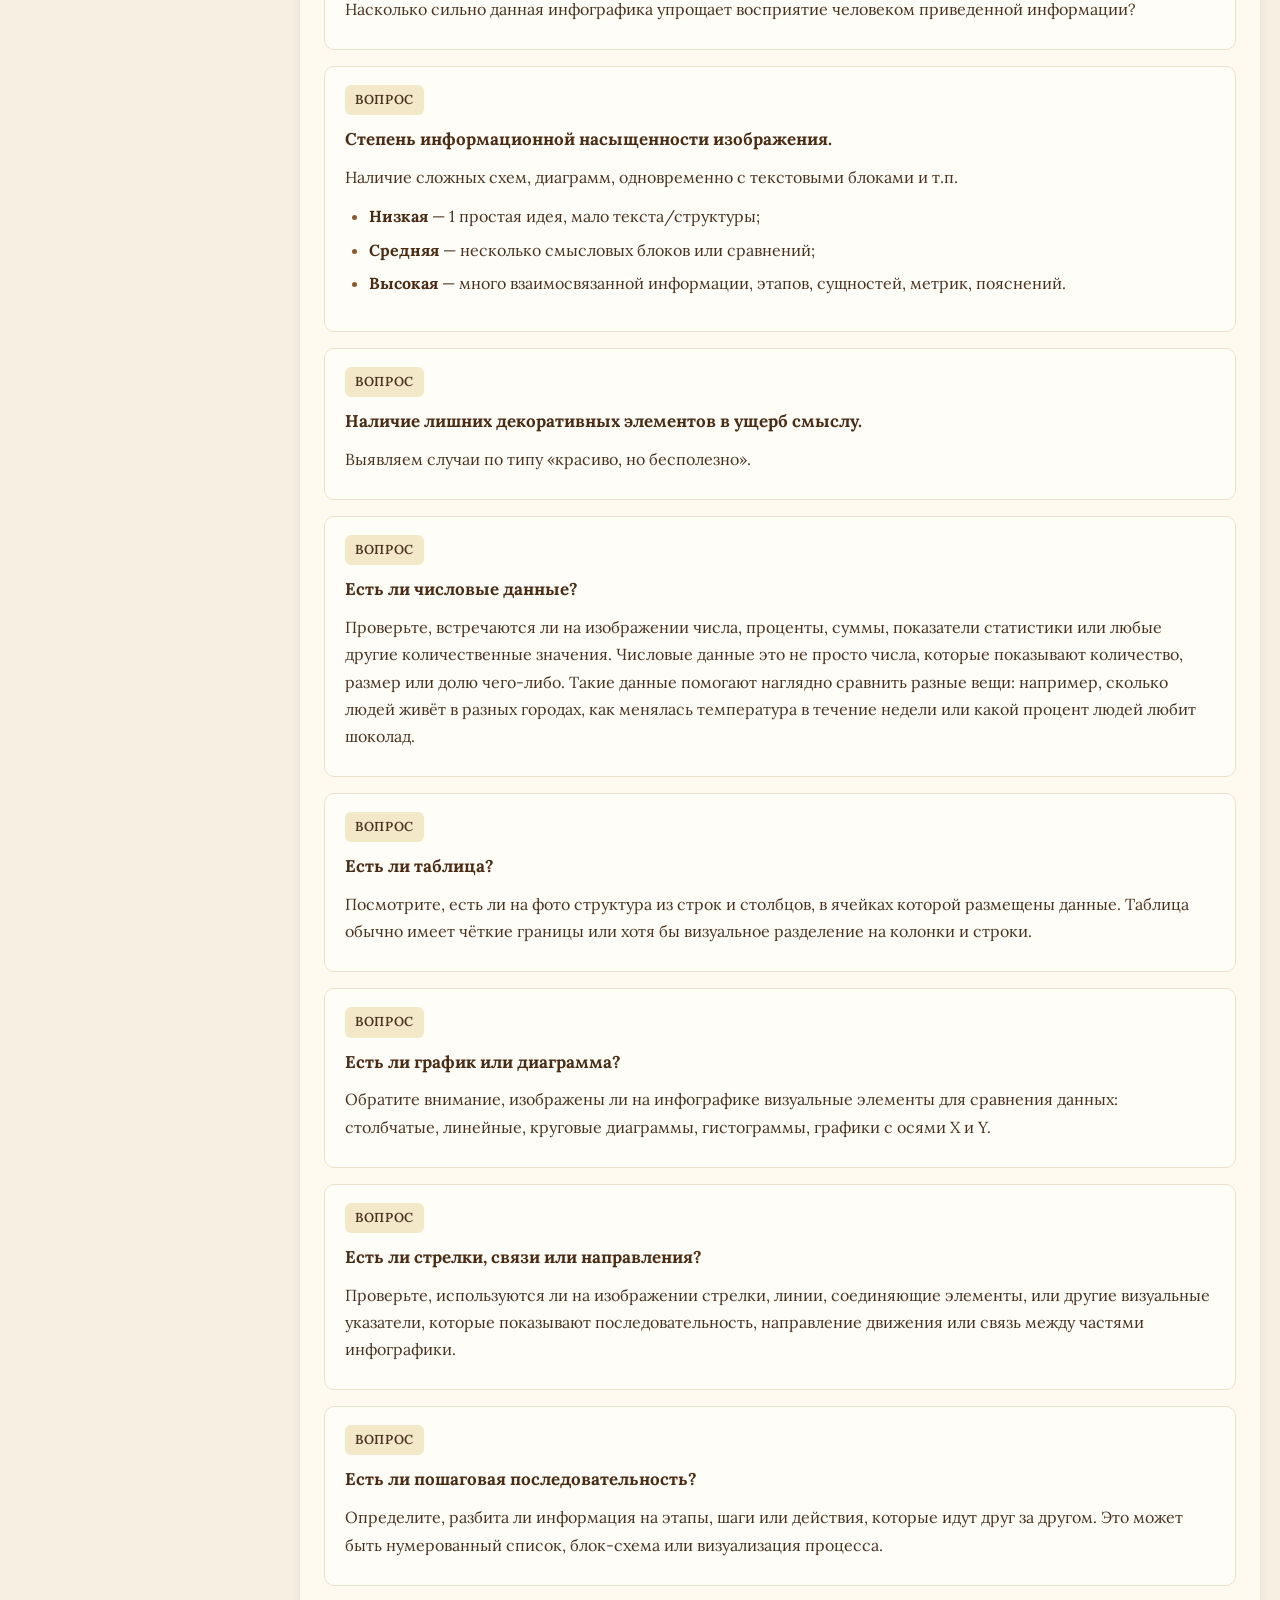
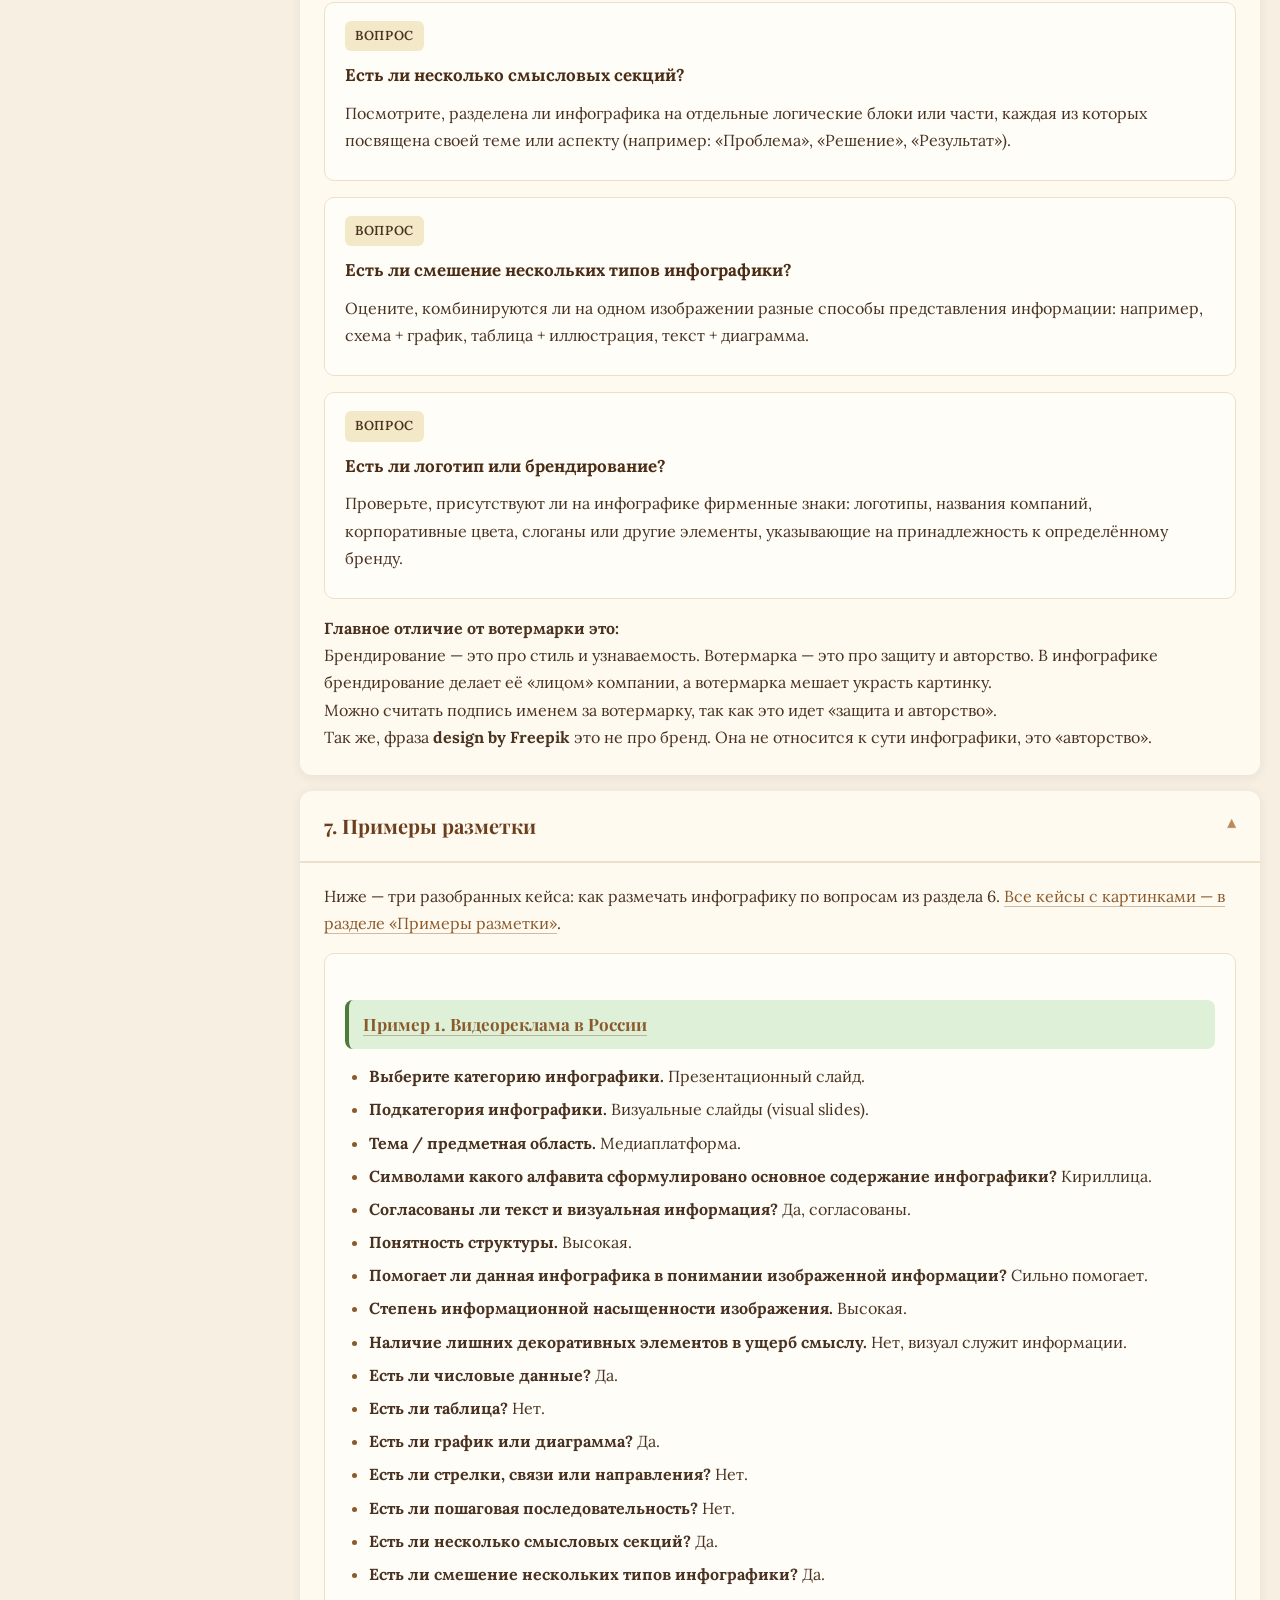
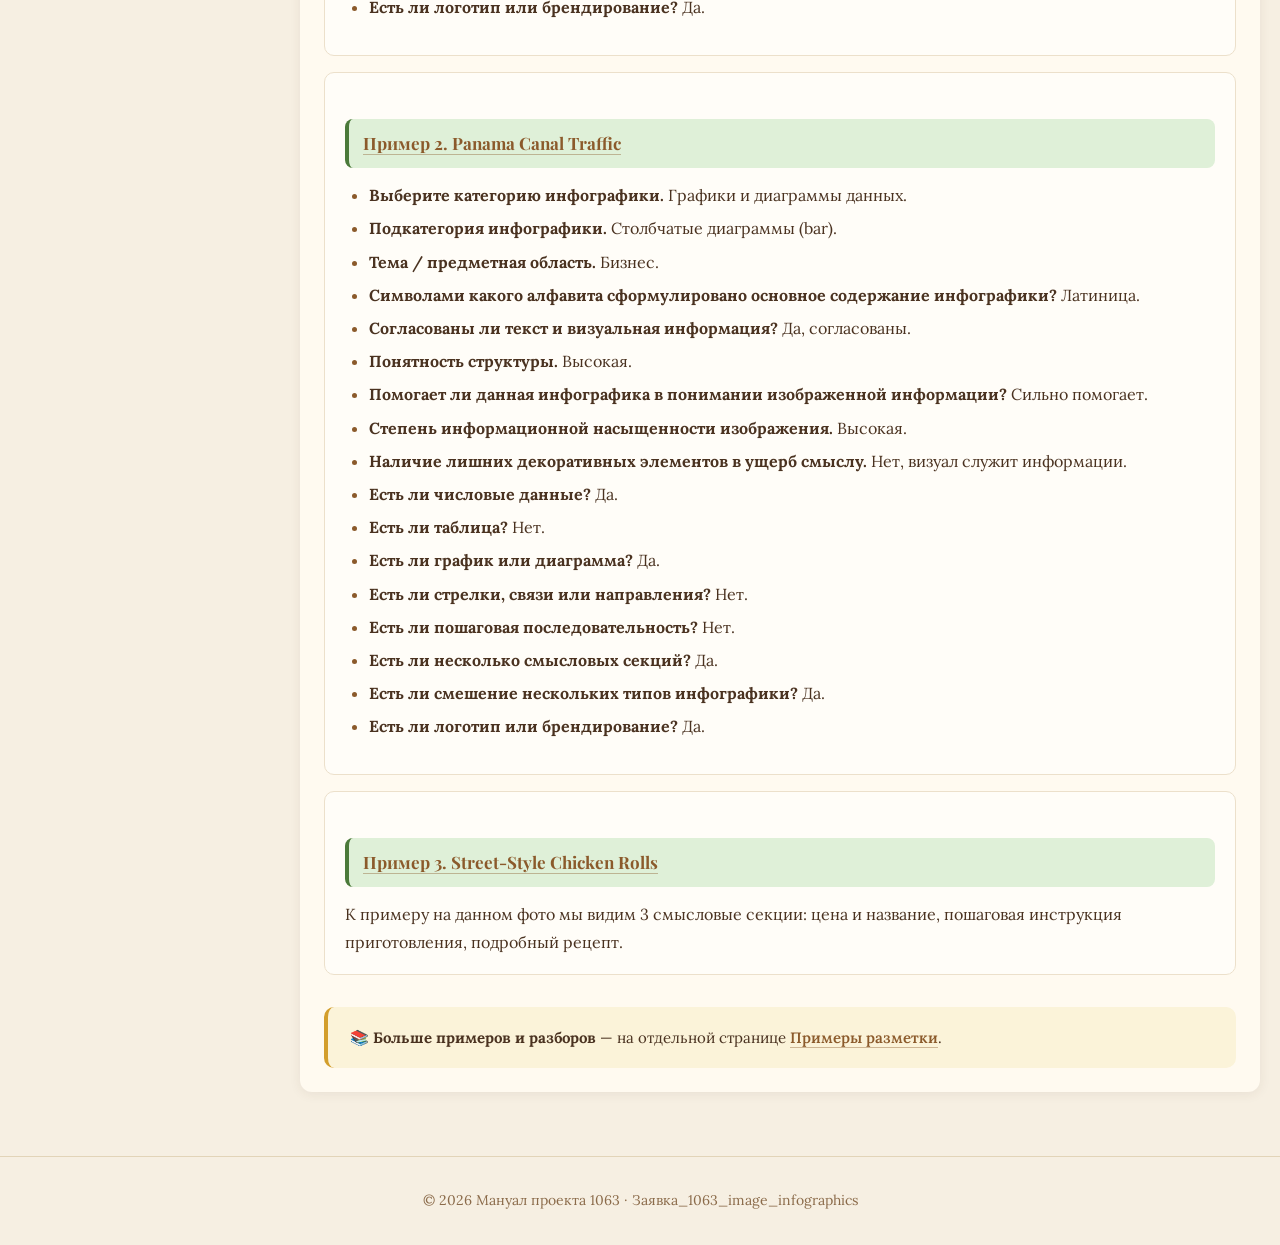
<file: tz.html>
<!DOCTYPE html>
<html lang="ru">
<head>
    <meta charset="utf-8">
    <meta name="viewport" content="width=device-width, initial-scale=1">
    <title>ТЗ — Мануал: Инфографика 1063</title>
    <link rel="stylesheet" href="css/style.css">
</head>
<body>

<header class="site-header">
    <div class="container">
        <a href="index.html" class="logo">📊 Мануал: Инфографика 1063</a>
                <nav class="main-nav">
            <a href="index.html">Главная</a>
            <a href="overview.html">Обзор</a>
            <a href="tz.html" class="active">ТЗ</a>
            <a href="examples.html">Примеры</a>
            <a href="errors.html">Частые ошибки</a>
            <a href="faq.html">💬 FAQ</a>
        </nav>
    </div>
</header>

<main class="container">

    <a href="index.html" class="back-link">← Назад на главную</a>

    <h1>📄 Заявка_1063_image_infographics</h1>
    <p class="subtitle">Полная инструкция по сбору и разметке инфографики.</p>

    <section class="search-box">
        <label for="site-search" class="search-label">🔍 Поиск по сайту</label>
        <input type="text" id="site-search" class="search-input"
               placeholder="Например: кириллица, артефакт, диаграмма, дашборд…"
               autocomplete="off">
        <ul id="search-results" class="search-results"></ul>
    </section>

    <p style="margin-bottom: 24px;">В названии пула указывается язык, на котором должны быть представлены данные. Если указана КИРИЛЛИЦА, это значит, что загружать информацию можно с использованием кириллицы или символов других алфавитов (иероглифы, арабский, хинди и так далее), но не на латинице! Пожалуйста, загружайте изображения, содержащие именно тот язык, который указан в названии и описании пула!</p>

    <nav class="toc">
        <h2>Содержание</h2>
        <ol>
            <li><a href="#sec-1">Общие правила</a></li>
            <li><a href="#sec-2">Критерии отбора: что берём / что не берём</a></li>
            <li><a href="#sec-3">Технические требования к изображениям</a></li>
            <li><a href="#sec-4">Чек-лист артефактов</a></li>
            <li><a href="#sec-5">Основные категории инфографики</a></li>
            <li><a href="#sec-6">Пошаговая инструкция по сбору и разметке</a></li>
            <li><a href="#sec-7">Примеры разметки</a></li>
        </ol>
    </nav>

    <div class="layout-sidebar-left">

        <aside class="sidebar-left">
            <div class="sidebar-left-title">Разделы ТЗ</div>
            <ul class="sidebar-left-nav">
                <li><a href="#sec-1">1. Общие правила</a></li>
                <li><a href="#sec-2">2. Критерии отбора</a></li>
                <li><a href="#sec-3">3. Технические требования</a></li>
                <li><a href="#sec-4">4. Артефакты</a></li>
                <li><a href="#sec-5">5. Категории инфографики</a></li>
                <li><a href="#sec-6">6. Пошаговая инструкция</a></li>
                <li><a href="#sec-7">7. Примеры разметки</a></li>
            </ul>
        </aside>

        <div class="layout-main"><details class="accordion" id="sec-1" open>
    <summary>1. Общие правила</summary>
    <div class="accordion-body">
        <h3 class="subsection-title green">1.1. Язык и алфавит</h3>
        <p>В названии пула указывается язык, на котором должны быть представлены данные. Если указана КИРИЛЛИЦА, это значит, что загружать информацию можно с использованием кириллицы или символов других алфавитов (иероглифы, арабский, хинди и так далее), но не на латинице! Пожалуйста, загружайте изображения, содержащие именно тот язык, который указан в названии и описании пула!</p>

        <h3 class="subsection-title green">1.2. Дополнение про язык</h3>
        <ol>
            <li>Важно, чтобы целевой язык присутствовал на изображении — допускается присутствие других языков, но целевой должен быть обязательно.</li>
            <li>В вопросе «Символами какого алфавита сформулировано основное содержание инфографики?» ориентируемся на то, какие буквы алфавита мы видим на изображении. Китайские иероглифы — другое, «русские» буквы — это кириллица, «английские» — латиница. Можно определять исходя из того, возможно ли набрать эту букву на клавиатуре и если можно, то на какой раскладке.</li>
        </ol>

        <h3 class="subsection-title green">Пример</h3>
        <ul>
            <li><strong>українській</strong> — украинский язык, символы нескольких алфавитов — кириллица, латиница, другое (умлады — двойные точки над буквой), отмечаем все 3 варианта.</li>
            <li><strong>müxtəlif</strong> — азербайджанский язык, символы разных алфавитов — латиница и другое (присутствуют иные буквы, умлады — двойные точки над буквой), отмечаем 2 варианта.</li>
            <li><strong>أهلا وسهلا</strong> — арабский язык, символы арабского алфавита — отмечаем другое.</li>
        </ul>

        <p>Также инфографика — это <strong>любой визуальный материал (график, схема, инструкция), который разъясняет, сопоставляет или суммирует данные</strong>. Основным условием является наличие чёткой структуры, где текст и изображения объединяются в единое целое для передачи смысла.</p>

        <ul>
            <li><strong>Логичность и порядок:</strong> информация распределена по блокам, создающим ясную картину.</li>
            <li><strong>Связанность:</strong> текст и изображения взаимно дополняют друг друга.</li>
            <li><strong>Наглядность:</strong> используются графики, таблицы, стрелки и подписи для облегчения восприятия.</li>
        </ul>
    </div>
</details>
<details class="accordion" id="sec-2" open>
    <summary>2. Критерии отбора: что берём / что не берём</summary>
    <div class="accordion-body">

        <h3 class="subsection-title green">2.1. Что такое инфографика</h3>
        <p><strong>Инфографика</strong> — это способ визуализации данных или идей, при котором информация передается через структурированное сочетание текста, графики и визуальных элементов.</p>
        <p>Мы ищем изображения, которые представляют собой не просто фото или сплошной текст, а визуальную систему. Это контент, где информация организована и подаётся через сочетание текста, схем, графиков, изображений и иконок.</p>

        <a href="examples.html#ex-no" class="subsection-title green">2.2. Что НЕ является инфографикой</a>
        <p>Следующие виды изображений и документов не относятся к инфографике и не подходят для сбора:</p>
        <ul>
            <li><strong>Обычные фотографии с текстовой плашкой</strong>, где изображение является просто фоном для надписи.</li>
            <li><strong>Мемы и другие юмористические изображения</strong>, не предназначенные для структурированной передачи знаний.</li>
            <li><strong>Скриншоты интерфейсов</strong> (программ, сайтов, приложений), в которых отсутствует явная информационная композиция, такая как схемы, графики или визуальные связи.</li>
            <li><strong>Рекламные баннеры</strong>, где текст носит исключительно декоративный или лозунговый характер и не объясняет данные.</li>
            <li><strong>Чисто художественные постеры</strong>, созданные для эстетики, а не для визуализации информации.</li>
            <li><strong>Страницы книг или статей</strong>, которые не имеют выраженной инфографической структуры (схем, блоков, выделений) и представляют собой сплошной текст.</li>
            <li><strong>Агитационные плакаты.</strong></li>
            <li><strong>Таблицы, слайды или документы</strong>, в которых почти нет визуальной организации, а информация подаётся в виде монотонного текста без графического сопровождения.</li>
        </ul>

        <h3 class="subsection-title green">2.3. Идеальный контент для сбора</h3>
        <p>Идеальная инфографика сочетает в себе несколько ключевых аспектов, делая её привлекательной и эффективной для передачи информации. Вот главные черты, которые делают её особенной:</p>
        <ol>
            <li><strong>Многоуровневая структура.</strong> Важнейший элемент успешной инфографики — это чёткая иерархия. Когда информация делится на блоки и подпункты, зритель легче воспринимает её. Такая структура помогает быстрее ориентироваться в большом количестве данных и понимать их взаимосвязь.</li>
            <li><strong>Смешение модальностей.</strong> Эффективная инфографика объединяет разные способы передачи информации. Здесь гармонично сочетаются текст, схемы, графики, числа и иконки. Такое разнообразие помогает охватить больше аудиторий и сделать подачу более интересной и наглядной.</li>
            <li><strong>Информационная плотность.</strong> Несмотря на насыщенность данными, хорошая инфографика остаётся лёгкой для восприятия. Благодаря грамотной организации, зрители получают максимум информации, не испытывая трудностей с чтением или пониманием.</li>
            <li><strong>Сложная, но удобная композиция.</strong> Даже если в инфографике много элементов, правильная композиция обеспечивает лёгкость восприятия. Несмотря на кажущуюся сложность, читатель интуитивно понимает, куда смотреть дальше, благодаря продуманному размещению элементов.</li>
            <li><strong>Разнообразие форматов.</strong> Универсальность достигается за счёт поддержки различных форматов. Инфографика может быть выполнена в любом соотношении сторон: квадратном, горизонтальном, вертикальном или широком. Такой подход позволяет адаптироваться к разным устройствам и площадям размещения.</li>
            <li><strong>Разные стили дизайна.</strong> Современная инфографика предлагает гибкость в выборе стиля. Можно выбирать между строгим бизнесом, ярким научным оформлением или минималистичными дизайнами. Это даёт возможность подобрать идеальный вариант для каждой аудитории и целей коммуникации.</li>
            <li><strong>Многоязычная поддержка.</strong> Широкий охват обеспечивается возможностью перевода инфографики на разные языки. Это делает её универсальной и доступной для международной аудитории, увеличивая потенциал распространения.</li>
            <li><strong>Баланс объёма текста.</strong></li>
            <li><strong>Сложные связи и отношения.</strong> Одним из преимуществ инфографики является возможность показывать сложные зависимости и иерархии. Такие элементы позволяют наглядно продемонстрировать взаимоотношения между различными данными, облегчая их понимание.</li>
        </ol>
    </div>
</details>

<details class="accordion" id="sec-3" open>
    <summary>3. Технические требования к изображениям</summary>
    <div class="accordion-body">

        <h3 class="subsection-title green">Качество и разрешение</h3>
        <ul>
            <li><strong>Разрешение:</strong> изображение должно иметь разрешение не ниже 1080 пикселей по наименьшей стороне.</li>
            <li><strong>Читаемость:</strong> весь текст, цифры и тонкие линии должны быть абсолютно чёткими и легко читаемыми без увеличения.</li>
            <li><strong>Отсутствие артефактов:</strong> на изображении не допускаются дефекты сжатия (блочность), цифровой шум, размытие (блюр) или пикселизация. Критическими для отбраковки являются явный распад цвета и блочность.</li>
        </ul>

        <h3 class="subsection-title green">Композиция и кадрирование</h3>
        <ul>
            <li><strong>Чистота кадра:</strong> изображение должно содержать исключительно инфографику. Недопустимо наличие посторонних элементов: водяных знаков (вотермарок), иконок социальных сетей или декоративных рамок, перекрывающих контент.</li>
            <li><strong>Целостность:</strong> инфографика должна быть представлена полностью, без обрезки краёв, заголовков или пояснительных блоков.</li>
            <li><strong>Контекст:</strong> не принимаются изображения, где инфографика является частью окружающей среды (например, фото экрана ноутбука, снимок листа бумаги на столе). Допускаются только чистые скриншоты, рендеры макетов или фото печатных плакатов на однородном фоне.</li>
        </ul>

        <h3 class="subsection-title green">Горизонт</h3>
        <ul>
            <li><strong>Ориентация:</strong> изображение должно иметь строго горизонтальную или вертикальную ориентацию. Допускается небольшой наклон отдельных элементов внутри композиции, однако общее построение кадра должно сохранять ощущение чёткой вертикальной или горизонтальной структуры.</li>
            <li><strong>Рамки и поля:</strong> инфографика должна занимать большую часть кадра. Допускаются небольшие отступы (поля), но толстые декоративные рамки нежелательны.</li>
        </ul>

        <h3 class="subsection-title green">Визуальный контраст и читаемость</h3>
        <ul>
            <li><strong>Контрастность:</strong> текстовые блоки и ключевые графические элементы должны обладать достаточным контрастом по отношению к фону для обеспечения читаемости (например, избегать светло-серого текста на белом фоне).</li>
        </ul>

        <h3 class="subsection-title green">Требования к фотографии (если применимо)</h3>
        <ul>
            <li><strong>Освещение:</strong> при съёмке печатной инфографики освещение должно быть равномерным, без бликов и резких теней.</li>
            <li><strong>Дисторсия:</strong> объектив камеры не должен искажать прямые линии инфографики (эффект «бочки» или «подушки»).</li>
        </ul>

        <h3 class="subsection-title green">Формат файла</h3>
        <ul>
            <li><strong>Формат:</strong> рекомендуется сохранять изображения в форматах PNG, JPEG или JPG.</li>
        </ul>
    </div>
</details><details class="accordion" id="sec-4" open>
    <summary>4. Чек-лист артефактов (критичные / допустимые)</summary>
    <div class="accordion-body">

        <p>Не собираем изображения со следующими артефактами:</p>

        <ul>
            <li>наложенный на постпродакшн текст не относящийся к инфографике / вотермарки</li>
            <li>По рамкам апдейт — у нас появилась интегрированная функция обрезки рамок, поэтому часть из них мы пропускаем (тонкие)</li>
            <li>неестественные пятна</li>
            <li>цветение пленки</li>
            <li>пыль на матрице (или её имитация)</li>
            <li>низкая комплектность</li>
            <li>коллажи (органичные можно)</li>
            <li>отсутствие фокуса (даже если есть текст в фокусе)</li>
            <li>пленочное зерно, цветной шум, пикселизация, постеризация (ниже будет чек-лист для определения, подходит для разметки или нет)</li>
            <li>размытый до пятна передний план</li>
            <li>хроматические аберрации</li>
            <li>звездные фильтры и фильтры которые мешают восприятию информации</li>
            <li>Любые ИИ-генерации, если вы заметили ее признаки (съехавшие буквы к примеру)</li>
            <li>неправильная экспозиция</li>
            <li>Нечитаемый при 100% текст</li>
        </ul>

        <h3 class="subsection-title green">Как оценивать шум: пять критериев</h3>

        <ol>
            <li><strong>Степень критичности</strong> (размер, количество, сразу видно или можно при первом взгляде не заметить)
                <ul>
                    <li>видно сразу — <span class="hl-warning">ПРОТИВ</span></li>
                    <li>видно при рассмотрении — <span class="hl-note">ЗА</span></li>
                </ul>
            </li>
            <li><strong>Расположение</strong> (если не на главном объекте и не в значимых местах композиции — то немного шума допустимо)
                <ul>
                    <li>на ГО или значимых частях композиции — <span class="hl-warning">ПРОТИВ</span></li>
                    <li>на второстепенных по значимости участках — <span class="hl-note">ЗА</span></li>
                </ul>
            </li>
            <li><strong>Процент от площади кадра</strong> (более 20 процентов шума критично, следует отправить в артефакт)
                <ul>
                    <li>более 20 процентов — <span class="hl-warning">ПРОТИВ</span></li>
                    <li>менее 20 процентов — <span class="hl-note">ЗА</span></li>
                </ul>
            </li>
            <li><strong>Контрастность шума (полосатости)</strong> (если шумит соседними, близкими оттенками — это менее критично, чем выделяющийся контрастный шум)
                <ul>
                    <li>контрастно шумит — <span class="hl-warning">ПРОТИВ</span></li>
                    <li>шумит соседними оттенками — <span class="hl-note">ЗА</span></li>
                </ul>
            </li>
            <li><strong>Шум (полосатость) при разной яркости монитора</strong> (повысить и понизить яркость на несколько значений, посмотреть, шум останется или нет)
                <ul>
                    <li>шум останется — <span class="hl-warning">ПРОТИВ</span></li>
                    <li>шум исчезнет — <span class="hl-note">ЗА</span></li>
                </ul>
            </li>
        </ol>

        <p><strong>КРИТИЧНЫМИ случаями технических артефактов являются ЯВНЫЙ РАСПАД ЦВЕТА и БЛОЧНОСТЬ.</strong></p>
        <p>В случае наличия этих артефактов, чек-лист не нужен, можно сразу отправлять в артефакты.</p>
    </div>
</details>
<details class="accordion" id="sec-5" open>
    <summary>5. Основные категории инфографики</summary>
    <div class="accordion-body">

        <p>При сборе ориентируйтесь на эту классификацию. <strong>Кликните на заголовок категории</strong> — откроются примеры с картинками на странице «Примеры разметки».</p>

        <!-- 5.1 -->
        <a href="examples.html#ex-cat-1" class="subsection-title green">5.1. Графики и диаграммы данных</a>

        <h4 class="example-subhead green">Диаграммы</h4>
        <ul>
            <li><strong>Столбчатые диаграммы (bar)</strong> — это график в виде вертикальных или горизонтальных столбцов, высота или длина каждого из которых пропорциональна соответствующим им значениям.</li>
            <li><strong>Линейные диаграммы (line)</strong> — это график, на котором отмечены точки, соответствующие определённым значениям, а затем эти точки последовательно соединены прямыми линиями.</li>
            <li><strong>Круговые диаграммы (pie)</strong> — это графическое представление данных в виде круга, разделённого на секторы, площадь каждого из которых пропорциональна величине отображаемой категории.</li>
            <li><strong>Точечные диаграммы (scatter)</strong> — это математическая диаграмма, изображающая значения двух переменных в виде точек на декартовой плоскости.</li>
        </ul>

        <h4 class="example-subhead green">Таблицы, оформленные как графики</h4>

        <h4 class="example-subhead green">Дашборды</h4>
        <p><strong>Дашборды</strong> (сводные панели с данными) — на одном экране расположены все ключевые метрики, показатели цели или процессов. Обычно делят по задачам и уровню детализации, они могут сочетаться друг с другом.</p>

        <!-- 5.2 -->
        <a href="examples.html#ex-cat-2" class="subsection-title green">5.2. Схемы процессов и структур</a>

        <h4 class="example-subhead green">Блок-схемы (flowcharts)</h4>

        <h4 class="example-subhead green">Пайплайны (pipelines)</h4>
        <p><strong>Пайплайн</strong> (трубопровод/конвейер) означает визуальное представление последовательных этапов процесса. Простыми словами, пайплайн — это труба: на входе — сырой материал, на выходе — продукт, а внутри — фиксированные этапы обработки с понятными правилами перехода.</p>

        <h4 class="example-subhead green">Блочные диаграммы (block diagrams)</h4>

        <h4 class="example-subhead green">Организационные структуры (org charts)</h4>

        <!-- 5.3 -->
        <a href="examples.html#ex-cat-3" class="subsection-title green">5.3. Mind maps / Roadmaps / Concept maps и графы</a>

        <h4 class="example-subhead green">Карты идей (mind maps)</h4>

        <h4 class="example-subhead green">Пошаговые инструкции и гайды</h4>

        <h4 class="example-subhead green">Графы зависимостей (dependency-графы)</h4>

        <!-- 5.4 -->
        <a href="examples.html#ex-cat-4" class="subsection-title green">5.4. Презентационные слайды</a>

        <h4 class="example-subhead green">Слайды с заголовком и буллитами (title+bullets)</h4>
        <p>Буллиты — это значки, которые используют для выделения пунктов списка: галочки, точки, цифры, иконки. Они помогают зацепить внимание читателя.</p>

        <h4 class="example-subhead green">Визуальные слайды (visual slides)</h4>

        <h4 class="example-subhead green">Бизнес- и образовательные презентации</h4>

        <!-- 5.5 -->
        <a href="examples.html#ex-cat-5" class="subsection-title green">5.5. Плакаты, one-pagers, лонгрид-инфографика</a>

        <p>Это мультимедийный материал, где развёрнутый текст гармонично сочетается с визуальными элементами, ключевую роль среди которых играет инфографика. Такой формат позволяет глубоко раскрыть тему, сочетая детальный анализ с наглядной подачей данных.</p>

        <h4 class="example-subhead green">Вертикальные постеры</h4>

        <h4 class="example-subhead green">Пояснительные полотна (лонгриды)</h4>

        <!-- 5.6 -->
        <a href="examples.html#ex-cat-6" class="subsection-title green">5.6. Таблицы, матрицы, сравнения</a>

        <h4 class="example-subhead green">Сравнительные таблицы (comparison tables) и матрицы характеристик</h4>

        <h4 class="example-subhead green">Таблицы «за и против» (pros/cons layouts)</h4>

        <!-- 5.7 -->
        <a href="examples.html#ex-cat-7" class="subsection-title green">5.7. Инструкции и пошаговые гайды</a>

        <h4 class="example-subhead green">Инструкционные инфографики. Пошаговые руководства (step-by-step guides)</h4>

        <h4 class="example-subhead green">Постеры инструкций (how-to posters)</h4>

        <h4 class="example-subhead green">Технические инструкции. Схемы сборки / установки / настройки</h4>

        <h4 class="example-subhead green">Медицинские, бытовые, производственные инструкции</h4>

        <!-- 5.8 -->
        <a href="examples.html#ex-cat-8" class="subsection-title green">5.8. Навигационные схемы</a>
        <ul>
            <li>Схемы метро / помещений / локаций (subway/room/location layouts).</li>
            <li>Карты (Yandex/Google Maps visualizations).</li>
        </ul>

        <!-- 5.9 -->
        <a href="examples.html#ex-cat-9" class="subsection-title green">5.9. Чек-листы с визуальной структурой</a>
        <p><strong>Чек-листы с визуальной структурой (structured checklists).</strong></p>

        <div class="note-box">
            <p><strong>📚 Все примеры по категориям с картинками</strong> — на странице <a href="examples.html">Примеры разметки</a>.</p>
        </div>

    </div>
</details><details class="accordion" id="sec-6" open>
    <summary>6. Пошаговая инструкция по сбору и разметке</summary>
    <div class="accordion-body">

        <h3 class="subsection-title green">Шаг 1. Определение типа инфографики для разметки</h3>
        <p>Откройте проект. Определите пул с каким типом инфографики в данный момент доступен для разметки. Это можно понять из названия пула.</p>

        <h3 class="subsection-title green">Шаг 2. Поиск источника изображений</h3>
        <p>Определите источник изображений в соответствии с типом инфографики, размечаемой в данный момент.</p>

        <h3 class="subsection-title green">Шаг 3. Сохранение изображения</h3>
        <p>Сохраняйте изображение в максимально возможном качестве (оригинальный размер). Не обрезайте важные части инфографики. Не рекомендуется скачивать сразу много изображений, затем загружать их — задания в пуле могут закончится и вы не сможете загрузить всю скачанную инфографику.</p>

        <h3 class="subsection-title green">Шаг 4. Загрузите изображение на платформу и заполните ответы</h3>
        <p>Ниже приведен список вопросов с подробными разъяснениями:</p>

        <div class="field-card">
            <span class="field-badge other">Вопрос</span>
            <span class="field-name">Выберите категорию инфографики.</span>
            <p>Категории описаны в разделе «Основные категории инфографики».</p>
        </div>

        <div class="field-card">
            <span class="field-badge other">Вопрос</span>
            <span class="field-name">Подкатегория инфографики.</span>
            <p>Самостоятельно введите в текстовое поле подкатегорию (подтип) инфографики. Эти подкатегории перечисляются в разделе «Основные категории инфографики». Напр. Для категории Графики и диаграммы данных подкатегориями являются Столбчатая диаграмма; Линейная диаграмма; Круговая диаграмма; Точечная диаграмма; Таблица, оформленная как график; Дашборд.</p>
        </div>

        <div class="field-card">
            <span class="field-badge other">Вопрос</span>
            <span class="field-name">Тема / предметная область.</span>
            <p>Самостоятельно введите ответ в текстовое поле. Укажите не то, что изображено на картинке, а область знаний (математика, бизнес, физика, медицина ...), к которой относится содержание инфографики. Задайте себе вопрос: «К какой области знаний относится предмет, который объясняется или изучается на инфографике?» Например: не «ракета», а «космос».</p>
        </div>

        <div class="field-card">
            <span class="field-badge other">Вопрос</span>
            <span class="field-name">Символами какого алфавита сформулировано основное содержание инфографики?</span>
        </div>

        <div class="field-card">
            <span class="field-badge other">Вопрос</span>
            <span class="field-name">Согласованы ли текст и визуальная информация?</span>
            <p>Степень соответствия изображенного на схеме тексту.</p>
        </div>

        <div class="field-card">
            <span class="field-badge other">Вопрос</span>
            <span class="field-name">Понятность структуры.</span>
            <p>Легко ли человеку понять порядок чтения, связи и группировку элементов?</p>
        </div>

        <div class="field-card">
            <span class="field-badge other">Вопрос</span>
            <span class="field-name">Помогает ли данная инфографика в понимании изображенной информации?</span>
            <p>Насколько сильно данная инфографика упрощает восприятие человеком приведенной информации?</p>
        </div>

        <div class="field-card">
            <span class="field-badge other">Вопрос</span>
            <span class="field-name">Степень информационной насыщенности изображения.</span>
            <p>Наличие сложных схем, диаграмм, одновременно с текстовыми блоками и т.п.</p>
            <ul>
                <li><strong>Низкая</strong> — 1 простая идея, мало текста/структуры;</li>
                <li><strong>Средняя</strong> — несколько смысловых блоков или сравнений;</li>
                <li><strong>Высокая</strong> — много взаимосвязанной информации, этапов, сущностей, метрик, пояснений.</li>
            </ul>
        </div>

        <div class="field-card">
            <span class="field-badge other">Вопрос</span>
            <span class="field-name">Наличие лишних декоративных элементов в ущерб смыслу.</span>
            <p>Выявляем случаи по типу «красиво, но бесполезно».</p>
        </div>

        <div class="field-card">
            <span class="field-badge other">Вопрос</span>
            <span class="field-name">Есть ли числовые данные?</span>
            <p>Проверьте, встречаются ли на изображении числа, проценты, суммы, показатели статистики или любые другие количественные значения. Числовые данные это не просто числа, которые показывают количество, размер или долю чего-либо. Такие данные помогают наглядно сравнить разные вещи: например, сколько людей живёт в разных городах, как менялась температура в течение недели или какой процент людей любит шоколад.</p>
        </div>

        <div class="field-card">
            <span class="field-badge other">Вопрос</span>
            <span class="field-name">Есть ли таблица?</span>
            <p>Посмотрите, есть ли на фото структура из строк и столбцов, в ячейках которой размещены данные. Таблица обычно имеет чёткие границы или хотя бы визуальное разделение на колонки и строки.</p>
        </div>

        <div class="field-card">
            <span class="field-badge other">Вопрос</span>
            <span class="field-name">Есть ли график или диаграмма?</span>
            <p>Обратите внимание, изображены ли на инфографике визуальные элементы для сравнения данных: столбчатые, линейные, круговые диаграммы, гистограммы, графики с осями X и Y.</p>
        </div>

        <div class="field-card">
            <span class="field-badge other">Вопрос</span>
            <span class="field-name">Есть ли стрелки, связи или направления?</span>
            <p>Проверьте, используются ли на изображении стрелки, линии, соединяющие элементы, или другие визуальные указатели, которые показывают последовательность, направление движения или связь между частями инфографики.</p>
        </div>

        <div class="field-card">
            <span class="field-badge other">Вопрос</span>
            <span class="field-name">Есть ли пошаговая последовательность?</span>
            <p>Определите, разбита ли информация на этапы, шаги или действия, которые идут друг за другом. Это может быть нумерованный список, блок-схема или визуализация процесса.</p>
        </div>

        <div class="field-card">
            <span class="field-badge other">Вопрос</span>
            <span class="field-name">Есть ли несколько смысловых секций?</span>
            <p>Посмотрите, разделена ли инфографика на отдельные логические блоки или части, каждая из которых посвящена своей теме или аспекту (например: «Проблема», «Решение», «Результат»).</p>
        </div>

        <div class="field-card">
            <span class="field-badge other">Вопрос</span>
            <span class="field-name">Есть ли смешение нескольких типов инфографики?</span>
            <p>Оцените, комбинируются ли на одном изображении разные способы представления информации: например, схема + график, таблица + иллюстрация, текст + диаграмма.</p>
        </div>

        <div class="field-card">
            <span class="field-badge other">Вопрос</span>
            <span class="field-name">Есть ли логотип или брендирование?</span>
            <p>Проверьте, присутствуют ли на инфографике фирменные знаки: логотипы, названия компаний, корпоративные цвета, слоганы или другие элементы, указывающие на принадлежность к определённому бренду.</p>
        </div>

        <p><strong>Главное отличие от вотермарки это:</strong></p>
        <p>Брендирование — это про стиль и узнаваемость. Вотермарка — это про защиту и авторство. В инфографике брендирование делает её «лицом» компании, а вотермарка мешает украсть картинку.</p>
        <p>Можно считать подпись именем за вотермарку, так как это идет «защита и авторство».</p>
        <p>Так же, фраза <strong>design by Freepik</strong> это не про бренд. Она не относится к сути инфографики, это «авторство».</p>

    </div>
</details>

<details class="accordion" id="sec-7" open>
    <summary>7. Примеры разметки</summary>
    <div class="accordion-body">

        <p>Ниже — три разобранных кейса: как размечать инфографику по вопросам из раздела 6. <a href="examples.html#ex-cases">Все кейсы с картинками — в разделе «Примеры разметки»</a>.</p>

        <div class="example-case">
            <h4 class="subsection-title green"><a href="images/case-video-ads.png" target="_blank">Пример 1. Видеореклама в России</a></h4>
            <ul>
                <li><strong>Выберите категорию инфографики.</strong> Презентационный слайд.</li>
                <li><strong>Подкатегория инфографики.</strong> Визуальные слайды (visual slides).</li>
                <li><strong>Тема / предметная область.</strong> Медиаплатформа.</li>
                <li><strong>Символами какого алфавита сформулировано основное содержание инфографики?</strong> Кириллица.</li>
                <li><strong>Согласованы ли текст и визуальная информация?</strong> Да, согласованы.</li>
                <li><strong>Понятность структуры.</strong> Высокая.</li>
                <li><strong>Помогает ли данная инфографика в понимании изображенной информации?</strong> Сильно помогает.</li>
                <li><strong>Степень информационной насыщенности изображения.</strong> Высокая.</li>
                <li><strong>Наличие лишних декоративных элементов в ущерб смыслу.</strong> Нет, визуал служит информации.</li>
                <li><strong>Есть ли числовые данные?</strong> Да.</li>
                <li><strong>Есть ли таблица?</strong> Нет.</li>
                <li><strong>Есть ли график или диаграмма?</strong> Да.</li>
                <li><strong>Есть ли стрелки, связи или направления?</strong> Нет.</li>
                <li><strong>Есть ли пошаговая последовательность?</strong> Нет.</li>
                <li><strong>Есть ли несколько смысловых секций?</strong> Да.</li>
                <li><strong>Есть ли смешение нескольких типов инфографики?</strong> Да.</li>
                <li><strong>Есть ли логотип или брендирование?</strong> Да.</li>
            </ul>
        </div>

        <div class="example-case">
            <h4 class="subsection-title green"><a href="images/case-panama.png" target="_blank">Пример 2. Panama Canal Traffic</a></h4>
            <ul>
                <li><strong>Выберите категорию инфографики.</strong> Графики и диаграммы данных.</li>
                <li><strong>Подкатегория инфографики.</strong> Столбчатые диаграммы (bar).</li>
                <li><strong>Тема / предметная область.</strong> Бизнес.</li>
                <li><strong>Символами какого алфавита сформулировано основное содержание инфографики?</strong> Латиница.</li>
                <li><strong>Согласованы ли текст и визуальная информация?</strong> Да, согласованы.</li>
                <li><strong>Понятность структуры.</strong> Высокая.</li>
                <li><strong>Помогает ли данная инфографика в понимании изображенной информации?</strong> Сильно помогает.</li>
                <li><strong>Степень информационной насыщенности изображения.</strong> Высокая.</li>
                <li><strong>Наличие лишних декоративных элементов в ущерб смыслу.</strong> Нет, визуал служит информации.</li>
                <li><strong>Есть ли числовые данные?</strong> Да.</li>
                <li><strong>Есть ли таблица?</strong> Нет.</li>
                <li><strong>Есть ли график или диаграмма?</strong> Да.</li>
                <li><strong>Есть ли стрелки, связи или направления?</strong> Нет.</li>
                <li><strong>Есть ли пошаговая последовательность?</strong> Нет.</li>
                <li><strong>Есть ли несколько смысловых секций?</strong> Да.</li>
                <li><strong>Есть ли смешение нескольких типов инфографики?</strong> Да.</li>
                <li><strong>Есть ли логотип или брендирование?</strong> Да.</li>
            </ul>
        </div>

        <div class="example-case">
            <h4 class="subsection-title green"><a href="images/case-chicken-rolls.png" target="_blank">Пример 3. Street-Style Chicken Rolls</a></h4>
            <p>К примеру на данном фото мы видим 3 смысловые секции: цена и название, пошаговая инструкция приготовления, подробный рецепт.</p>
        </div>

        <div class="note-box">
            <p><strong>📚 Больше примеров и разборов</strong> — на отдельной странице <a href="examples.html">Примеры разметки</a>.</p>
        </div>

    </div>
</details>

        </div>
    </div>

</main>

<footer class="site-footer">
    <div class="container">
        © 2026 Мануал проекта 1063 · Заявка_1063_image_infographics
    </div>
</footer>

<script src="js/auth.js"></script>
<script src="js/script.js"></script>
</body>
</html>
</file>
<file: css/style.css>
/* ============ ПОДКЛЮЧЕНИЕ ШРИФТОВ ============ */
@import url('https://fonts.googleapis.com/css2?family=Lora:wght@400;500;600&family=Playfair+Display:wght@500;700&display=swap');

/* ============ БАЗОВЫЕ СТИЛИ ============ */
* {
    box-sizing: border-box;
    margin: 0;
    padding: 0;
}

body {
    font-family: 'Lora', Georgia, "Times New Roman", serif;
    line-height: 1.7;
    color: #4a3220;
    background-color: #f6efe2;
    font-size: 16px;
}

.container {
    max-width: 960px;
    margin: 0 auto;
    padding: 0 20px;
}

main a:not(.card):not(.toc a) {
    color: #8b5a2b;
    text-decoration: none;
    border-bottom: 1px solid rgba(139, 90, 43, 0.4);
    transition: all 0.15s;
}

main a:not(.card):not(.toc a):hover {
    border-bottom-color: #8b5a2b;
    background: rgba(139, 90, 43, 0.08);
}

main ul, main ol {
    margin: 12px 0 16px 24px;
}

main li {
    margin-bottom: 6px;
}

main li::marker {
    color: #8b5a2b;
}

/* ============ ШАПКА И НАВИГАЦИЯ ============ */
.site-header {
    background-color: #fffaf0;
    box-shadow: 0 2px 8px rgba(74, 50, 32, 0.08);
    position: sticky;
    top: 0;
    z-index: 100;
}

.site-header .container {
    display: flex;
    justify-content: space-between;
    align-items: center;
    padding: 16px 20px;
}

.logo {
    font-family: 'Playfair Display', Georgia, serif;
    font-size: 20px;
    font-weight: 700;
    color: #6b3f1d;
    text-decoration: none;
    letter-spacing: 0.02em;
    transition: opacity 0.15s;
}

.logo:hover {
    opacity: 0.75;
}

.main-nav {
    display: flex;
    gap: 24px;
    flex-wrap: wrap;
}

.main-nav a {
    font-family: 'Lora', Georgia, serif;
    text-decoration: none;
    color: #6b5440;
    font-weight: 500;
    padding: 6px 0;
    border-bottom: 2px solid transparent;
    transition: all 0.2s;
}

.main-nav a:hover {
    color: #8b5a2b;
}

.main-nav a.active {
    color: #6b3f1d;
    border-bottom-color: #8b5a2b;
}

/* ============ ГЛАВНАЯ ============ */
.hero {
    text-align: center;
    padding: 48px 0 32px;
}

.hero h1 {
    font-family: 'Playfair Display', Georgia, serif;
    font-size: 36px;
    font-weight: 700;
    margin-bottom: 16px;
    color: #4a2c14;
    letter-spacing: 0.01em;
}

.hero p {
    font-size: 17px;
    color: #6b5440;
    max-width: 640px;
    margin: 0 auto;
}

/* ============ КАРТОЧКИ ============ */
.cards {
    display: grid;
    grid-template-columns: repeat(auto-fit, minmax(240px, 1fr));
    gap: 20px;
    margin: 32px 0 48px;
}

.card {
    background: #fffaf0;
    border-radius: 12px;
    padding: 24px;
    text-decoration: none;
    color: #4a3220;
    box-shadow: 0 2px 12px rgba(74, 50, 32, 0.08);
    transition: all 0.2s;
    border: 2px solid transparent;
}

.card:hover {
    transform: translateY(-3px);
    box-shadow: 0 6px 20px rgba(74, 50, 32, 0.14);
    border-color: #b98a5a;
}

.card h3 {
    font-family: 'Playfair Display', Georgia, serif;
    margin-bottom: 8px;
    color: #6b3f1d;
    font-size: 19px;
    font-weight: 700;
}

.card p {
    font-size: 15px;
    color: #6b5440;
}

@media (min-width: 900px) {
    .cards {
        grid-template-columns: repeat(2, 1fr);
    }
}

/* Карточки на широких экранах: 3 в первой строке, 2 по центру во второй */
@media (min-width: 1100px) {
    .cards {
        grid-template-columns: repeat(6, 1fr);
    }
    .cards .card:nth-child(1),
    .cards .card:nth-child(2),
    .cards .card:nth-child(3) {
        grid-column: span 2;
    }
    .cards .card:nth-child(4) {
        grid-column: 2 / span 2;
    }
    .cards .card:nth-child(5) {
        grid-column: 4 / span 2;
    }
}

/* ============ КНОПКА «НАЗАД» ============ */
.back-link {
    display: inline-block;
    margin: 24px 0 4px;
    color: #8b6b4a;
    text-decoration: none;
    font-size: 14px;
    transition: color 0.15s;
}

.back-link:hover {
    color: #6b3f1d;
}

/* ============ ЗАГОЛОВКИ СТРАНИЦ ============ */
main h1 {
    font-family: 'Playfair Display', Georgia, serif;
    font-size: 30px;
    font-weight: 700;
    color: #4a2c14;
    margin: 8px 0 8px;
    letter-spacing: 0.01em;
}

.subtitle {
    color: #6b5440;
    margin-bottom: 32px;
    font-size: 16px;
    font-style: italic;
}

/* ============ ОГЛАВЛЕНИЕ (TOC) ============ */
.toc {
    background: #fffaf0;
    border-radius: 12px;
    padding: 20px 24px;
    margin-bottom: 32px;
    box-shadow: 0 2px 12px rgba(74, 50, 32, 0.08);
    border-left: 4px solid #b98a5a;
}

.toc h2 {
    font-family: 'Playfair Display', Georgia, serif;
    font-size: 16px;
    text-transform: uppercase;
    letter-spacing: 0.08em;
    color: #6b3f1d;
    margin-bottom: 12px;
}

.toc ol {
    margin: 0 0 0 20px;
}

.toc a {
    color: #4a3220;
    text-decoration: none;
    border-bottom: 1px dashed transparent;
    transition: all 0.15s;
}

.toc a:hover {
    color: #8b5a2b;
    border-bottom-color: #8b5a2b;
}
/* ============ ПРИМЕРЫ ОШИБОК ============ */
.error-case {
    background: #fffaf0;
    border-radius: 12px;
    padding: 24px;
    margin-bottom: 32px;
    box-shadow: 0 2px 12px rgba(74, 50, 32, 0.08);
    scroll-margin-top: 80px;
}

.error-case h2 {
    font-family: 'Playfair Display', Georgia, serif;
    font-size: 21px;
    color: #4a2c14;
    margin-bottom: 20px;
    padding-bottom: 12px;
    border-bottom: 2px solid #ece0cb;
}

.example-block {
    border-radius: 8px;
    padding: 16px;
    margin-bottom: 16px;
}

.example-block:last-child {
    margin-bottom: 0;
}

.example-label {
    font-weight: 700;
    margin-bottom: 8px;
    font-size: 15px;
}

.example-block.bad {
    background: #fbe7e4;
    border-left: 4px solid #c0392b;
}

.example-block.bad .example-label {
    color: #c0392b;
}

.example-block.good {
    background: #e6efe2;
    border-left: 4px solid #4b7a3a;
}

.example-block.good .example-label {
    color: #4b7a3a;
}

.example-block.explanation {
    background: #fbf3d9;
    border-left: 4px solid #d39e2c;
}

.example-block.explanation .example-label {
    color: #9c6f10;
}

.example-img {
    max-width: 100%;
    border-radius: 6px;
    margin-top: 12px;
    border: 1px solid #e2d4b8;
}

/* ============ ТЕСТЫ ============ */
.quiz {
    background: #fffaf0;
    border-radius: 12px;
    padding: 24px;
    margin-bottom: 24px;
    box-shadow: 0 2px 12px rgba(74, 50, 32, 0.08);
}

.quiz h3 {
    font-family: 'Playfair Display', Georgia, serif;
    margin-bottom: 16px;
    color: #4a2c14;
    font-size: 18px;
}

.quiz-option {
    display: block;
    width: 100%;
    text-align: left;
    padding: 12px 16px;
    margin-bottom: 8px;
    border: 2px solid #e2d4b8;
    border-radius: 8px;
    background: #fffdf8;
    cursor: pointer;
    font-family: 'Lora', Georgia, serif;
    font-size: 15px;
    color: #4a3220;
    transition: all 0.2s;
}

.quiz-option:hover {
    border-color: #b98a5a;
    background: #fbf3e3;
}

.quiz-option.correct {
    border-color: #4b7a3a;
    background: #e6efe2;
}

.quiz-option.wrong {
    border-color: #c0392b;
    background: #fbe7e4;
}

/* ============ ТЗ ============ */
.tz-section {
    background: #fffaf0;
    border-radius: 12px;
    padding: 24px;
    margin-bottom: 20px;
    box-shadow: 0 2px 12px rgba(74, 50, 32, 0.08);
    scroll-margin-top: 80px;
}

.tz-section h2 {
    font-family: 'Playfair Display', Georgia, serif;
    color: #6b3f1d;
    margin-bottom: 12px;
    font-size: 21px;
    padding-bottom: 8px;
    border-bottom: 2px solid #ece0cb;
}

.tz-section h3 {
    font-family: 'Playfair Display', Georgia, serif;
    color: #4a2c14;
    margin: 20px 0 10px;
    font-size: 18px;
}

.tz-section p {
    margin-bottom: 10px;
}

/* ============ ПОДВАЛ ============ */
.site-footer {
    text-align: center;
    padding: 32px 0;
    color: #8b6b4a;
    font-size: 14px;
    margin-top: 48px;
    border-top: 1px solid #e2d4b8;
}

/* ============ АДАПТИВ ============ */
@media (max-width: 640px) {
    .site-header .container {
        flex-direction: column;
        gap: 12px;
    }
    .main-nav {
        gap: 16px;
        justify-content: center;
    }
    .hero h1 {
        font-size: 26px;
    }
    main h1 {
        font-size: 24px;
    }
}

/* ================================================================
   АККОРДЕОН
   ================================================================ */
.accordion {
    background: #fffaf0;
    border-radius: 12px;
    margin-bottom: 16px;
    box-shadow: 0 2px 12px rgba(74, 50, 32, 0.08);
    overflow: hidden;
    scroll-margin-top: 80px;
}

.accordion summary {
    cursor: pointer;
    padding: 18px 24px;
    font-family: 'Playfair Display', Georgia, serif;
    font-size: 20px;
    font-weight: 700;
    color: #6b3f1d;
    list-style: none;
    display: flex;
    align-items: center;
    justify-content: space-between;
    transition: background 0.15s;
    border-bottom: 2px solid transparent;
}

.accordion summary::-webkit-details-marker {
    display: none;
}

.accordion summary::after {
    content: "▾";
    font-size: 16px;
    color: #b98a5a;
    transition: transform 0.2s;
    margin-left: 16px;
}

.accordion[open] summary::after {
    transform: rotate(180deg);
}

.accordion summary:hover {
    background: #fbf3e3;
}

.accordion[open] summary {
    border-bottom-color: #ece0cb;
}

.accordion-body {
    padding: 20px 24px 24px;
}

.accordion-body > *:last-child {
    margin-bottom: 0;
}
/* ============ БЕЙДЖИ ПОЛЕЙ ============ */
.field-card {
    background: #fffdf8;
    border-radius: 10px;
    padding: 18px 20px;
    margin: 16px 0;
    border: 1px solid #ece0cb;
}

.field-badge {
    display: inline-block;
    font-family: 'Lora', Georgia, serif;
    font-size: 13px;
    font-weight: 600;
    letter-spacing: 0.05em;
    text-transform: uppercase;
    padding: 4px 10px;
    border-radius: 6px;
    margin-bottom: 10px;
    color: #4a3220;
}

.field-badge.org {
    background: #f7dcc0;
}

.field-badge.impl {
    background: #e3d4ec;
}

.field-badge.other {
    background: #f3e9c9;
}

.field-name {
    font-family: 'Lora', Georgia, serif;
    font-size: 17px;
    font-weight: 700;
    color: #4a2c14;
    margin-bottom: 10px;
    display: block;
}

.field-card p {
    margin-bottom: 8px;
}

.field-card .field-type {
    font-size: 14px;
    color: #8b6b4a;
    font-style: italic;
    margin-bottom: 10px;
    display: block;
}

.field-card strong {
    color: #4a2c14;
}

/* ============ ТАБЛИЦЫ ============ */
.steps-table {
    width: 100%;
    border-collapse: collapse;
    margin: 16px 0 24px;
    background: #fffdf8;
    border-radius: 10px;
    overflow: hidden;
    box-shadow: 0 1px 6px rgba(74, 50, 32, 0.06);
}

.steps-table th {
    background: #f3e9c9;
    color: #4a2c14;
    font-family: 'Lora', Georgia, serif;
    font-weight: 700;
    text-align: left;
    padding: 12px 14px;
    font-size: 14px;
    border-bottom: 2px solid #e2d4b8;
}

.steps-table td {
    padding: 12px 14px;
    border-bottom: 1px solid #f0e6d2;
    font-size: 15px;
    vertical-align: top;
}

.steps-table tr:last-child td {
    border-bottom: none;
}

.steps-table td:first-child {
    font-weight: 700;
    color: #8b5a2b;
    white-space: nowrap;
    width: 60px;
}

.cc-table {
    width: 100%;
    border-collapse: collapse;
    margin: 16px 0;
    background: #fffdf8;
    border-radius: 10px;
    overflow: hidden;
    box-shadow: 0 1px 6px rgba(74, 50, 32, 0.06);
}

.cc-table th {
    background: #f3e9c9;
    color: #4a2c14;
    font-family: 'Lora', Georgia, serif;
    font-weight: 700;
    text-align: left;
    padding: 12px 14px;
    font-size: 14px;
    border-bottom: 2px solid #e2d4b8;
}

.cc-table td {
    padding: 12px 14px;
    border-bottom: 1px solid #f0e6d2;
    font-size: 15px;
    vertical-align: top;
}

.cc-table tr:last-child td {
    border-bottom: none;
}

.cc-table td:first-child {
    font-weight: 700;
    color: #8b5a2b;
    white-space: nowrap;
    width: 70px;
}

/* ============ ФОРМУЛА ============ */
.formula {
    background: #f3e9c9;
    border-left: 4px solid #b98a5a;
    padding: 14px 18px;
    border-radius: 8px;
    font-family: 'Lora', Georgia, serif;
    font-weight: 600;
    color: #4a2c14;
    margin: 16px 0;
    font-size: 15px;
}

/* ============ ПОДЗАГОЛОВОК ВНУТРИ СЕКЦИИ ============ */
.subsection-title {
    font-family: 'Playfair Display', Georgia, serif;
    font-size: 18px;
    color: #6b3f1d;
    margin: 24px 0 12px;
    padding-bottom: 6px;
    border-bottom: 1px dashed #d9c8a8;
}

.accordion-body > .subsection-title:first-child {
    margin-top: 0;
}

/* ================================================================
   ПРИМЕРЫ В ТЗ (раздел 5)
   ================================================================ */
.example-case {
    background: #fffdf8;
    border-radius: 10px;
    padding: 18px 20px;
    margin: 16px 0;
    border: 1px solid #ece0cb;
}

.example-case.control {
    background: #fcf4ee;
    border-color: #f0d9c8;
}

.example-case h4 {
    font-family: 'Playfair Display', Georgia, serif;
    font-size: 17px;
    color: #6b3f1d;
    margin-bottom: 12px;
    display: flex;
    align-items: center;
    gap: 8px;
    flex-wrap: wrap;
}

.case-tag {
    display: inline-block;
    font-family: 'Lora', Georgia, serif;
    font-size: 12px;
    font-weight: 600;
    letter-spacing: 0.05em;
    text-transform: uppercase;
    padding: 3px 8px;
    border-radius: 5px;
    color: #4a3220;
}

.case-tag.example {
    background: #e6efe2;
    color: #3d6630;
}

.case-tag.control {
    background: #fbe7e4;
    color: #a5321f;
}

.chat-quote {
    background: #f6efe2;
    border-left: 3px solid #c9b28e;
    padding: 12px 16px;
    border-radius: 6px;
    margin: 10px 0 14px;
    font-size: 15px;
    color: #4a3220;
}

.chat-quote p {
    margin: 0 0 6px;
}

.chat-quote p:last-child {
    margin-bottom: 0;
}

.chat-quote .who {
    font-weight: 700;
    color: #6b3f1d;
}

.how-to {
    background: #fbf3d9;
    border-left: 3px solid #d39e2c;
    padding: 12px 16px;
    border-radius: 6px;
    margin-top: 10px;
    font-size: 15px;
}

.how-to::before {
    content: "Как размечать: ";
    font-weight: 700;
    color: #9c6f10;
}

/* ================================================================
   ПОИСК ПО САЙТУ
   ================================================================ */
.search-box {
    position: relative;
    margin: 24px 0 8px;
}

.search-label {
    display: block;
    font-family: 'Playfair Display', Georgia, serif;
    font-size: 14px;
    text-transform: uppercase;
    letter-spacing: 0.06em;
    color: #6b3f1d;
    margin-bottom: 8px;
}

.search-input {
    width: 100%;
    padding: 12px 16px;
    font-family: 'Lora', Georgia, serif;
    font-size: 15px;
    color: #4a3220;
    background: #fffaf0;
    border: 2px solid #e2d4b8;
    border-radius: 10px;
    outline: none;
    transition: border-color 0.15s, box-shadow 0.15s;
}

.search-input::placeholder {
    color: #a08a70;
    font-style: italic;
}

.search-input:focus {
    border-color: #b98a5a;
    box-shadow: 0 0 0 3px rgba(185, 138, 90, 0.18);
}

.search-results {
    display: none;
    position: absolute;
    top: calc(100% + 6px);
    left: 0;
    right: 0;
    background: #fffaf0;
    border: 1px solid #e2d4b8;
    border-radius: 10px;
    box-shadow: 0 8px 24px rgba(74, 50, 32, 0.12);
    list-style: none;
    margin: 0;
    padding: 6px 0;
    z-index: 50;
    max-height: 360px;
    overflow-y: auto;
}

.search-results.visible {
    display: block;
}

.search-results li {
    margin: 0;
}

.search-results a {
    display: block;
    padding: 10px 16px;
    color: #4a3220;
    text-decoration: none;
    font-size: 15px;
    border-bottom: none;
    transition: background 0.12s, color 0.12s;
}

.search-results a:hover {
    background: #fbf3e3;
    color: #6b3f1d;
    border-bottom: none;
}

.search-results .search-empty {
    padding: 12px 16px;
    color: #a08a70;
    font-style: italic;
    font-size: 14px;
}
/* ================================================================
   ДОПОЛНЕНИЯ ДЛЯ ПРИМЕРОВ (examples.html)
   ================================================================ */
.example-subhead {
    font-family: 'Playfair Display', Georgia, serif;
    font-size: 17px;
    color: #6b3f1d;
    margin: 24px 0 12px;
    padding-bottom: 6px;
    border-bottom: 1px dashed #d9c8a8;
}

.accordion-body > .example-subhead:first-child {
    margin-top: 0;
}

.note-box {
    background: #fbf3d9;
    border-left: 4px solid #d39e2c;
    border-radius: 10px;
    padding: 18px 22px;
    margin: 32px 0 16px;
    font-size: 15px;
}

.note-box p {
    margin: 0 0 6px;
}

.note-box p:last-child {
    margin-bottom: 0;
}

.note-box a {
    font-weight: 600;
    color: #9c6f10;
    text-decoration: none;
    border-bottom: 1px dashed #d39e2c;
}

.note-box a:hover {
    color: #6b3f1d;
    border-bottom-style: solid;
}

/* ================================================================
   ТОЧЕЧНЫЕ АКЦЕНТЫ В ТЗ
   ================================================================ */
.hl-warning {
    color: #b3261e;
    font-weight: 700;
}

.hl-attention {
    color: #b06000;
    font-weight: 700;
}

.hl-note {
    background: #fbf3d9;
    padding: 1px 6px;
    border-radius: 4px;
    font-weight: 600;
    color: #6b3f1d;
}

/* Итоговые плашки в примерах — Вариант 2 (пастель) */
.hl-yes {
    display: inline-block;
    background: #d4edda;
    color: #1b5e20;
    font-weight: 700;
    padding: 1px 8px;
    border-radius: 4px;
    white-space: nowrap;
}

.hl-no {
    display: inline-block;
    background: #f8d7da;
    color: #b71c1c;
    font-weight: 700;
    padding: 1px 8px;
    border-radius: 4px;
    white-space: nowrap;
}

/* ================================================================
   ПРАВЫЙ САЙДБАР С ОГЛАВЛЕНИЕМ (для examples.html)
   ================================================================ */

.layout-with-sidebar {
    display: grid;
    grid-template-columns: 1fr;
    gap: 32px;
    align-items: start;
}

@media (min-width: 1100px) {
    .layout-with-sidebar {
        grid-template-columns: minmax(0, 1fr) 240px;
        gap: 40px;
    }
}

.page-sidebar {
    display: none;
}

@media (min-width: 1100px) {
    .page-sidebar {
        display: block;
        position: sticky;
        top: 96px;
        max-height: calc(100vh - 120px);
        overflow-y: auto;
        font-size: 14px;
        padding-right: 8px;
    }
}

.sidebar-title {
    font-family: 'Playfair Display', Georgia, serif;
    font-size: 12px;
    text-transform: uppercase;
    letter-spacing: 0.08em;
    color: #a08a70;
    margin-bottom: 12px;
    padding-bottom: 8px;
    border-bottom: 1px solid #e2d4b8;
}

.sidebar-nav {
    list-style: none;
    margin: 0;
    padding: 0;
}

.sidebar-nav li {
    margin: 0;
}

.sidebar-nav a {
    display: block;
    padding: 6px 10px 6px 12px;
    color: #6b5440;
    text-decoration: none;
    border-left: 2px solid transparent;
    border-radius: 4px;
    font-size: 13.5px;
    line-height: 1.4;
    transition: all 0.15s;
}

.sidebar-nav a:hover {
    color: #6b3f1d;
    background: #fbf3e3;
    border-left-color: #b98a5a;
}

.sidebar-nav .sub {
    padding-left: 22px;
    font-size: 13px;
    color: #8b6b4a;
}

.sidebar-nav .sub:hover {
    color: #6b3f1d;
}

.sidebar-nav a:target {
    color: #6b3f1d;
    font-weight: 700;
}

.page-sidebar::-webkit-scrollbar {
    width: 6px;
}

.page-sidebar::-webkit-scrollbar-thumb {
    background: #e2d4b8;
    border-radius: 3px;
}

.page-sidebar::-webkit-scrollbar-track {
    background: transparent;
}

html {
    scroll-behavior: smooth;
    scroll-padding-top: 80px;
}

/* ================================================================
   ТЕСТЫ: счётчик, разбор ошибок, финальный результат
   ================================================================ */
.quiz-progress {
    background: #fffaf0;
    border: 2px solid #e2d4b8;
    border-radius: 12px;
    padding: 16px 22px;
    margin-bottom: 24px;
    display: flex;
    justify-content: space-between;
    align-items: center;
    flex-wrap: wrap;
    gap: 12px;
    position: sticky;
    top: 80px;
    z-index: 40;
    box-shadow: 0 2px 12px rgba(74, 50, 32, 0.08);
}

.quiz-progress-text {
    font-family: 'Playfair Display', Georgia, serif;
    font-size: 16px;
    color: #6b3f1d;
}

.quiz-progress-text strong {
    color: #8b5a2b;
    font-size: 20px;
}

.quiz-progress-reset {
    font-family: 'Lora', Georgia, serif;
    font-size: 13px;
    color: #8b6b4a;
    background: none;
    border: 1px solid #e2d4b8;
    padding: 6px 14px;
    border-radius: 8px;
    cursor: pointer;
    transition: all 0.15s;
}

.quiz-progress-reset:hover {
    color: #6b3f1d;
    border-color: #b98a5a;
    background: #fbf3e3;
}

.quiz-final {
    background: #fbf3d9;
    border-left: 4px solid #d39e2c;
    border-radius: 12px;
    padding: 20px 24px;
    margin: 24px 0;
}

.quiz-final h2 {
    font-family: 'Playfair Display', Georgia, serif;
    font-size: 20px;
    color: #6b3f1d;
    margin-bottom: 12px;
    padding-bottom: 8px;
    border-bottom: 1px solid #e2d4b8;
}

.quiz-final-score {
    font-family: 'Lora', Georgia, serif;
    font-size: 17px;
    color: #4a2c14;
    margin-bottom: 8px;
}

.quiz-final-score strong {
    font-size: 22px;
    color: #6b3f1d;
}

.quiz-final-verdict {
    font-style: italic;
    color: #6b5440;
    font-size: 15px;
}

.quiz-review {
    background: #fffdf8;
    border: 1px solid #ece0cb;
    border-radius: 10px;
    padding: 16px 20px;
    margin: 14px 0;
}

.quiz-review h3 {
    font-family: 'Playfair Display', Georgia, serif;
    font-size: 16px;
    color: #4a2c14;
    margin-bottom: 10px;
}

.quiz-review-row {
    margin-bottom: 6px;
    font-size: 14.5px;
}

.quiz-review-label {
    font-weight: 700;
    color: #6b5440;
}

.quiz-review-wrong {
    color: #b3261e;
    font-weight: 700;
}

.quiz-review-right {
    color: #1b5e20;
    font-weight: 700;
}

.quiz-review-note {
    margin-top: 8px;
    padding: 10px 14px;
    background: #fbf3d9;
    border-radius: 6px;
    font-size: 14px;
    color: #4a3220;
}

.quiz-option.chosen-wrong {
    border-color: #c62828;
    background: #f8d7da;
    color: #b71c1c;
}

.quiz-option.chosen-right {
    border-color: #2e7d32;
    background: #d4edda;
    color: #1b5e20;
}
/* ================================================================
   ВРЕЗКИ СО СКРИНШОТАМИ ИНТЕРФЕЙСА (для tz.html, overview.html,
   examples.html, errors.html)
   ================================================================ */
.ui-screenshot {
    margin: 20px 0;
    background: #fffdf8;
    border: 1px solid #ece0cb;
    border-radius: 10px;
    padding: 16px;
    text-align: center;
}

.ui-screenshot a {
    display: inline-block;
    border-bottom: none;
    max-width: 100%;
}

/* Картинка по умолчанию — компактная, до 480 px */
.ui-screenshot img {
    display: block;
    max-width: 480px;
    width: 100%;
    height: auto;
    margin: 0 auto;
    border-radius: 6px;
    border: 1px solid #e2d4b8;
    transition: transform 0.25s ease, box-shadow 0.25s ease;
    cursor: zoom-in;
}

/* При наведении — лёгкое увеличение + тень */
.ui-screenshot img:hover {
    transform: scale(1.03);
    box-shadow: 0 8px 24px rgba(74, 50, 32, 0.18);
}

.ui-screenshot-caption {
    font-family: 'Lora', Georgia, serif;
    font-size: 14px;
    font-style: italic;
    color: #8b6b4a;
    margin-top: 10px;
    text-align: center;
}

@media (max-width: 640px) {
    .ui-screenshot {
        padding: 10px;
        margin: 14px 0;
    }
    .ui-screenshot-caption {
        font-size: 13px;
    }
    .ui-screenshot img {
        max-width: 100%;
    }
}

/* ================================================================
   ЛЕВЫЙ САЙДБАР С ОГЛАВЛЕНИЕМ (для tz.html)
   ================================================================ */
.layout-sidebar-left {
    display: grid;
    grid-template-columns: 1fr;
    gap: 32px;
    align-items: start;
}

@media (min-width: 1100px) {
    .layout-sidebar-left {
        grid-template-columns: 240px minmax(0, 1fr);
        gap: 40px;
    }
}

.sidebar-left {
    display: none;
}

@media (min-width: 1100px) {
    .sidebar-left {
        display: block;
        position: sticky;
        top: 96px;
        max-height: calc(100vh - 120px);
        overflow-y: auto;
        font-size: 14px;
        padding-right: 8px;
    }
}

.sidebar-left-title {
    font-family: 'Playfair Display', Georgia, serif;
    font-size: 12px;
    text-transform: uppercase;
    letter-spacing: 0.08em;
    color: #a08a70;
    margin-bottom: 12px;
    padding-bottom: 8px;
    border-bottom: 1px solid #e2d4b8;
}

.sidebar-left-nav {
    list-style: none;
    margin: 0;
    padding: 0;
}

.sidebar-left-nav li {
    margin: 0;
}

.sidebar-left-nav a {
    display: block;
    padding: 6px 10px 6px 12px;
    color: #6b5440;
    text-decoration: none;
    border-left: 2px solid transparent;
    border-radius: 4px;
    font-size: 13.5px;
    line-height: 1.4;
    transition: all 0.15s;
}

.sidebar-left-nav a:hover {
    color: #6b3f1d;
    background: #fbf3e3;
    border-left-color: #b98a5a;
}

.sidebar-left-nav .sub {
    padding-left: 24px;
    font-size: 13px;
    color: #8b6b4a;
}

.sidebar-left-nav .sub:hover {
    color: #6b3f1d;
}

.sidebar-left::-webkit-scrollbar {
    width: 6px;
}

.sidebar-left::-webkit-scrollbar-thumb {
    background: #e2d4b8;
    border-radius: 3px;
}

.sidebar-left::-webkit-scrollbar-track {
    background: transparent;
}

/* ================================================================
   РАСШИРЕНИЕ КОНТЕЙНЕРА НА СТРАНИЦАХ С САЙДБАРОМ
   ================================================================ */
@media (min-width: 1100px) {
    main.container:has(.layout-sidebar-left),
    main.container:has(.layout-with-sidebar) {
        max-width: 1300px;
    }
}

/* ================================================================
   КРАСНАЯ ПЛАШКА ВНИМАНИЯ (для overview.html)
   ================================================================ */
.attention-box {
    background: #fdecea;
    border-left: 4px solid #c0392b;
    border-radius: 12px;
    padding: 20px 24px;
    margin: 24px 0;
}

.attention-box .attention-title {
    font-family: 'Playfair Display', Georgia, serif;
    font-weight: 700;
    color: #a5321f;
    font-size: 17px;
    margin: 0 0 10px;
}

.attention-box p {
    margin: 0 0 8px;
    color: #4a3220;
}

.attention-box p:last-child {
    margin-bottom: 0;
}

/* ================================================================
   ЗЕЛЁНЫЕ ЗАГОЛОВКИ-ПОДЗАГОЛОВКИ (для ТЗ)
   ================================================================ */
.subsection-title.green {
    background: #dff0d8;
    border-left: 4px solid #4b7a3a;
    padding: 10px 14px;
    border-radius: 8px;
    color: #2e5a1e;
    font-weight: 700;
    display: block;
    margin: 28px 0 14px;
    border-bottom: none;
}

a.subsection-title {
    text-decoration: none;
    transition: all 0.15s;
}

a.subsection-title:hover {
    background: #c8e6b8;
    transform: translateX(3px);
}

a.subsection-title::after {
    content: " →";
    color: #4b7a3a;
    font-weight: 700;
}

/* ================================================================
   ССЫЛКИ ВНУТРИ ЗЕЛЁНЫХ ЗАГОЛОВКОВ
   ================================================================ */
.subsection-title.green a,
h4.subsection-title a,
.example-case h4 a {
    color: inherit;
    text-decoration: none;
    border-bottom: none;
}

.subsection-title.green a:hover,
h4.subsection-title a:hover,
.example-case h4 a:hover {
    color: #2e5a1e;
    border-bottom: 1px dashed #4b7a3a;
}

.example-case h4 a {
    color: #4a2c14;
    font-family: 'Playfair Display', Georgia, serif;
}

.example-case h4 a:hover {
    color: #8b5a2b;
    border-bottom: 1px dashed #8b5a2b;
}

/* ================================================================
   ПЛАШКА СО ССЫЛКОЙ НА ОСНОВНОЕ ТЗ (для overview.html)
   ================================================================ */
.main-tz-link {
    display: block;
    background: linear-gradient(135deg, #fbf3d9 0%, #f7e6b8 100%);
    border-left: 5px solid #d39e2c;
    border-radius: 12px;
    padding: 18px 22px;
    margin: 24px 0 32px;
    text-decoration: none;
    color: #4a2c14;
    box-shadow: 0 2px 12px rgba(211, 158, 44, 0.15);
    transition: all 0.2s;
}

.main-tz-link:hover {
    transform: translateY(-2px);
    box-shadow: 0 6px 20px rgba(211, 158, 44, 0.28);
    border-left-color: #b8860b;
}

.main-tz-link .link-label {
    font-family: 'Playfair Display', Georgia, serif;
    font-size: 13px;
    font-weight: 700;
    text-transform: uppercase;
    letter-spacing: 0.08em;
    color: #9c6f10;
    margin-bottom: 6px;
    display: block;
}

.main-tz-link .link-title {
    font-family: 'Playfair Display', Georgia, serif;
    font-size: 19px;
    font-weight: 700;
    color: #4a2c14;
    display: block;
    margin-bottom: 4px;
}

.main-tz-link .link-hint {
    font-size: 14px;
    color: #6b5440;
    font-style: italic;
}

.main-tz-link .link-arrow {
    color: #9c6f10;
    font-weight: 700;
    margin-left: 4px;
}

/* ================================================================
   БОЛЬШАЯ ЦВЕТНАЯ ПЛАШКА (для errors.html)
   ================================================================ */
.big-warning {
    background: linear-gradient(135deg, #fdecea 0%, #fbe0dd 100%);
    border-left: 6px solid #c0392b;
    border-radius: 14px;
    padding: 24px 28px;
    margin: 24px 0 40px;
    box-shadow: 0 4px 16px rgba(192, 57, 43, 0.12);
}

.big-warning p {
    font-family: 'Playfair Display', Georgia, serif;
    font-size: 22px;
    font-weight: 700;
    color: #a5321f;
    margin: 0;
    text-align: center;
    line-height: 1.4;
}

@media (max-width: 640px) {
    .big-warning {
        padding: 18px 20px;
    }
    .big-warning p {
        font-size: 18px;
    }
}

/* ================================================================
   УМЕНЬШЕННЫЕ СКРИНШОТЫ (для блока «Название пула» в overview.html)
   ================================================================ */
.ui-screenshot-narrow {
    max-width: 720px;
    margin-left: auto;
    margin-right: auto;
}

.ui-screenshot-narrow img {
    max-width: 100%;
    display: block;
    margin: 0 auto;
}

.ui-screenshot-narrow a {
    display: block;
    text-align: center;
}

/* ================================================================
   ЕЩЁ БОЛЕЕ УЗКИЕ СКРИНШОТЫ (для блока «Интерфейс разметки»)
   ================================================================ */
.ui-screenshot-mid {
    max-width: 560px;
    margin-left: auto;
    margin-right: auto;
}

.ui-screenshot-mid img {
    max-width: 100%;
    display: block;
    margin: 0 auto;
}

.ui-screenshot-mid a {
    display: block;
    text-align: center;
}

/* ================================================================
   ЖЁЛТАЯ ПЛАШКА С КРАСНЫМ ТЕКСТОМ (для overview.html)
   ================================================================ */
.note-box.note-danger p {
    font-family: 'Playfair Display', Georgia, serif;
    font-size: 17px;
    font-weight: 700;
    color: #c0392b;
    text-align: center;
}

.note-box.note-danger p.note-sub {
    font-family: 'Lora', Georgia, serif;
    font-size: 14px;
    font-weight: 500;
    color: #6b5440;
    font-style: italic;
    margin-top: 8px;
}

/* ================================================================
   РАСКРЫВАЮЩЕЕСЯ ДЕРЕВО В ЛЕВОМ САЙДБАРЕ (для examples.html, tz.html)
   ================================================================ */

/* Обёртка одного пункта дерева */
.sidebar-tree {
    list-style: none;
    margin: 0;
    padding: 0;
}

.sidebar-tree > li {
    margin: 0 0 2px;
}

/* Кнопка-раздел (верхний уровень) */
.sidebar-tree details > summary {
    cursor: pointer;
    list-style: none;
    padding: 7px 10px 7px 12px;
    color: #6b5440;
    border-left: 2px solid transparent;
    border-radius: 4px;
    font-size: 13.5px;
    line-height: 1.4;
    transition: all 0.15s;
    display: flex;
    align-items: center;
    justify-content: space-between;
    gap: 8px;
}

.sidebar-tree details > summary::-webkit-details-marker {
    display: none;
}

.sidebar-tree details > summary::after {
    content: "▸";
    font-size: 11px;
    color: #b98a5a;
    transition: transform 0.2s;
    flex-shrink: 0;
}

.sidebar-tree details[open] > summary::after {
    transform: rotate(90deg);
}

.sidebar-tree details > summary:hover {
    color: #6b3f1d;
    background: #fbf3e3;
    border-left-color: #b98a5a;
}

/* Ссылка-раздел (если у пункта нет подпунктов) */
.sidebar-tree > li > a {
    display: block;
    padding: 7px 10px 7px 12px;
    color: #6b5440;
    text-decoration: none;
    border-left: 2px solid transparent;
    border-radius: 4px;
    font-size: 13.5px;
    line-height: 1.4;
    transition: all 0.15s;
}

.sidebar-tree > li > a:hover {
    color: #6b3f1d;
    background: #fbf3e3;
    border-left-color: #b98a5a;
}

/* Список подпунктов внутри раскрытого раздела */
.sidebar-tree details ul {
    list-style: none;
    margin: 2px 0 6px;
    padding: 0 0 0 10px;
}

.sidebar-tree details ul li {
    margin: 0;
}

.sidebar-tree details ul a {
    display: block;
    padding: 5px 10px 5px 14px;
    color: #8b6b4a;
    text-decoration: none;
    font-size: 12.8px;
    line-height: 1.4;
    border-left: 2px solid #ece0cb;
    border-radius: 0 4px 4px 0;
    transition: all 0.15s;
}

.sidebar-tree details ul a:hover {
    color: #6b3f1d;
    background: #fbf3e3;
    border-left-color: #b98a5a;
}

/* Подсветка активного подпункта (если браузер поддерживает :target) */
.sidebar-tree details ul a:target {
    color: #6b3f1d;
    font-weight: 700;
    border-left-color: #8b5a2b;
    background: #fbf3e3;
}

/* ================================================================
   ФОРМА ВХОДА (JS-пароль)
   ================================================================ */
.auth-overlay {
    position: fixed;
    top: 0;
    left: 0;
    right: 0;
    bottom: 0;
    background: rgba(74, 50, 32, 0.55);
    backdrop-filter: blur(4px);
    -webkit-backdrop-filter: blur(4px);
    z-index: 99999;
    display: flex;
    align-items: center;
    justify-content: center;
    padding: 20px;
}

.auth-card {
    background: #fffaf0;
    border-radius: 16px;
    padding: 32px 28px;
    max-width: 400px;
    width: 100%;
    box-shadow: 0 12px 40px rgba(74, 50, 32, 0.25);
    text-align: center;
    font-family: 'Lora', Georgia, serif;
}

.auth-title {
    font-family: 'Playfair Display', Georgia, serif;
    font-size: 22px;
    color: #4a2c14;
    margin-bottom: 12px;
    font-weight: 700;
}

.auth-hint {
    font-size: 14px;
    color: #8b6b4a;
    font-style: italic;
    margin-bottom: 20px;
    line-height: 1.5;
}

.auth-input {
    width: 100%;
    padding: 12px 16px;
    font-family: 'Lora', Georgia, serif;
    font-size: 16px;
    color: #4a3220;
    background: #fffdf8;
    border: 2px solid #e2d4b8;
    border-radius: 10px;
    outline: none;
    transition: border-color 0.15s, box-shadow 0.15s;
    margin-bottom: 12px;
    box-sizing: border-box;
}

.auth-input:focus {
    border-color: #b98a5a;
    box-shadow: 0 0 0 3px rgba(185, 138, 90, 0.18);
}

.auth-button {
    width: 100%;
    padding: 12px 16px;
    font-family: 'Lora', Georgia, serif;
    font-size: 16px;
    font-weight: 600;
    color: #fffaf0;
    background: #8b5a2b;
    border: none;
    border-radius: 10px;
    cursor: pointer;
    transition: background 0.15s, transform 0.1s;
}

.auth-button:hover {
    background: #6b3f1d;
}

.auth-button:active {
    transform: scale(0.98);
}

.auth-error {
    color: #c0392b;
    font-size: 14px;
    margin-top: 12px;
    min-height: 20px;
    font-style: italic;
}
</file>
